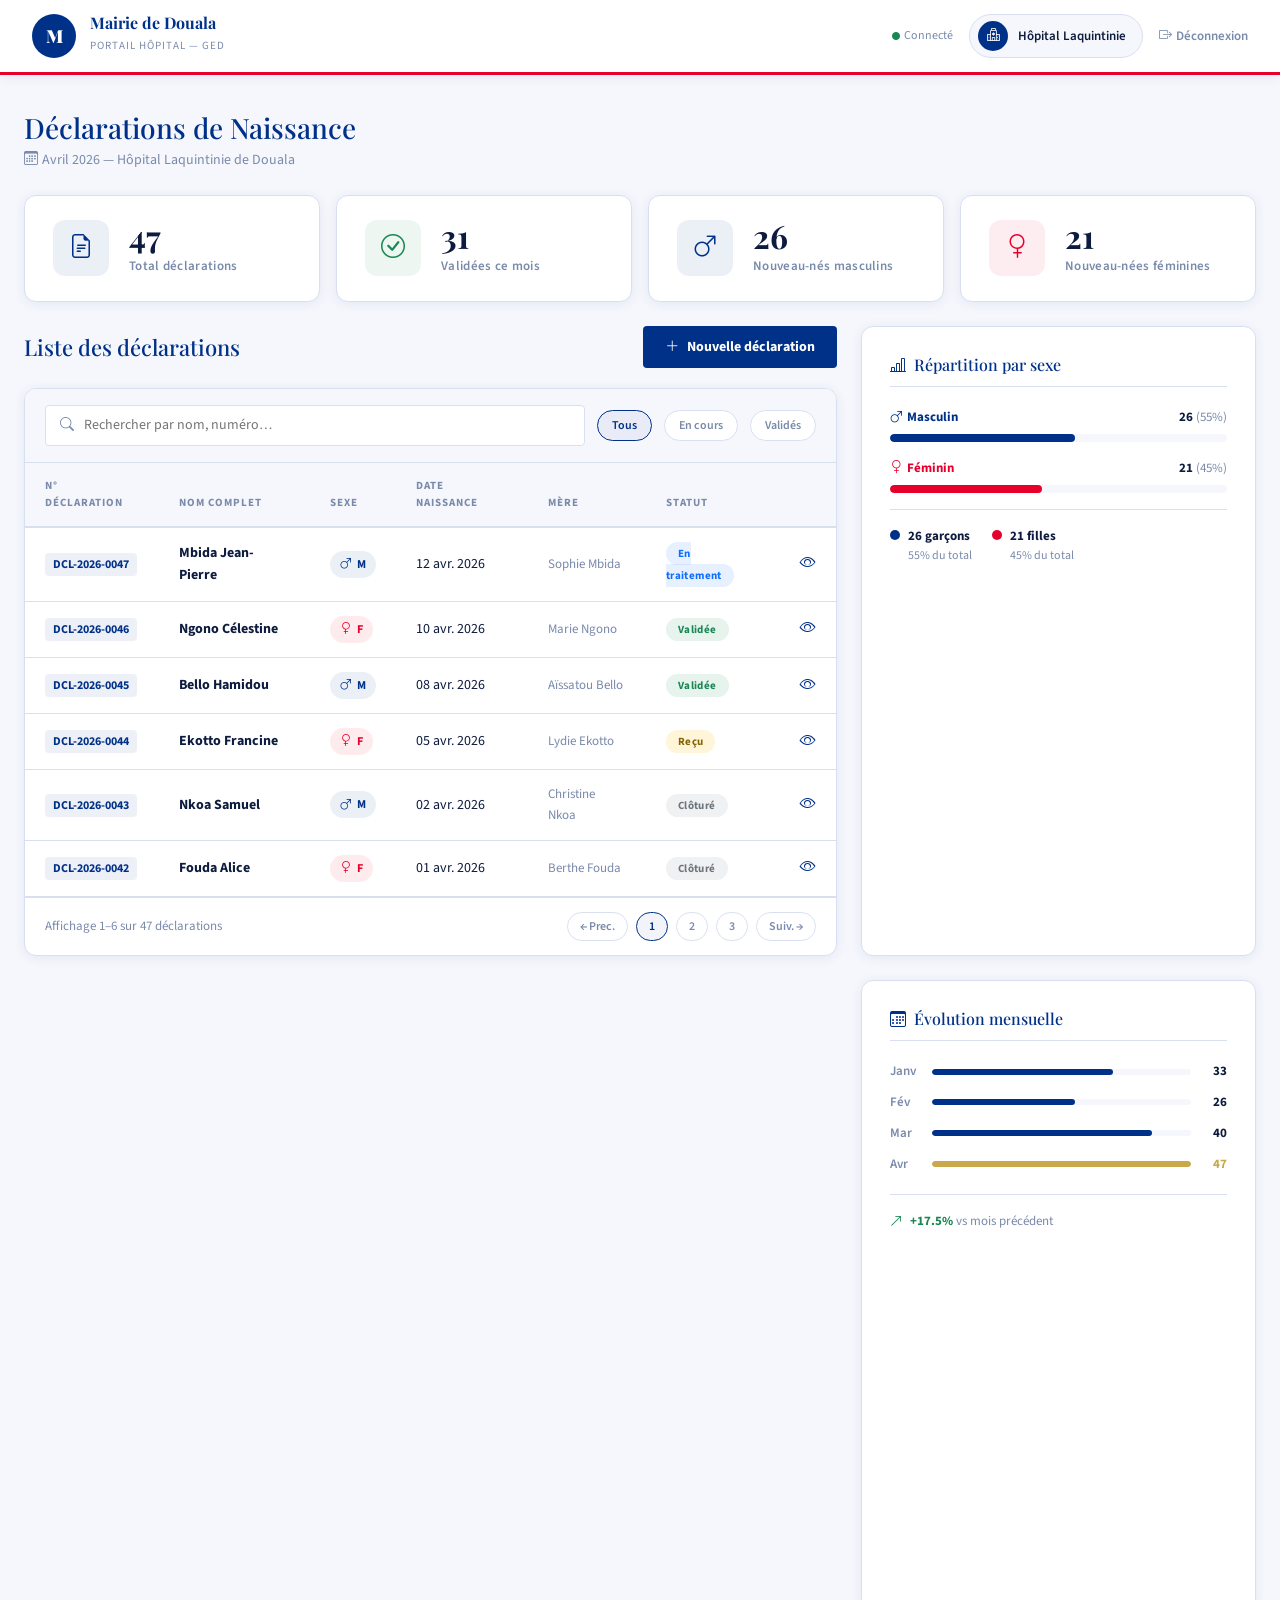
<file: site/hopital.html>
<!DOCTYPE html>
<html lang="fr">
<head>
  <meta charset="UTF-8" />
  <meta name="viewport" content="width=device-width, initial-scale=1.0" />
  <title>Portail Hôpital — Déclarations de Naissance | Mairie de Douala</title>
  <link rel="stylesheet" href="https://cdn.jsdelivr.net/npm/bootstrap@5.3.2/dist/css/bootstrap.min.css" />
  <link rel="stylesheet" href="https://cdn.jsdelivr.net/npm/bootstrap-icons@1.11.3/font/bootstrap-icons.min.css" />
  <link rel="stylesheet" href="css/style.css" />
  <style>
    body { background: var(--light-bg); }

    /* ── PORTAL HEADER ── */
    .portal-header {
      background: white;
      border-bottom: 3px solid var(--accent);
      box-shadow: var(--shadow-sm);
      padding: 0;
      position: sticky;
      top: 0;
      z-index: 100;
    }
    .portal-header-inner {
      display: flex;
      align-items: center;
      justify-content: space-between;
      padding: 14px 32px;
    }
    .portal-brand {
      display: flex;
      align-items: center;
      gap: 14px;
    }
    .portal-brand-icon {
      width: 44px; height: 44px;
      background: var(--primary);
      border-radius: 50%;
      display: flex;
      align-items: center;
      justify-content: center;
      color: white;
      font-family: 'Playfair Display', serif;
      font-size: 18px;
      font-weight: 900;
    }
    .portal-brand-text strong {
      display: block;
      font-family: 'Playfair Display', serif;
      font-size: 16px;
      color: var(--primary);
      line-height: 1.1;
    }
    .portal-brand-text small {
      font-size: 11px;
      color: var(--text-muted);
      letter-spacing: 1px;
      text-transform: uppercase;
    }
    .portal-user-pill {
      display: flex;
      align-items: center;
      gap: 10px;
      background: var(--light-bg);
      border: 1px solid var(--border);
      border-radius: 30px;
      padding: 6px 16px 6px 8px;
      font-size: 13px;
      font-weight: 600;
      color: var(--text-dark);
    }
    .portal-user-avatar {
      width: 30px; height: 30px;
      background: var(--primary);
      border-radius: 50%;
      display: flex;
      align-items: center;
      justify-content: center;
      color: white;
      font-size: 13px;
    }

    /* ── STAT CARDS ── */
    .stat-card {
      background: white;
      border: 1px solid var(--border);
      border-radius: var(--radius-lg);
      padding: 24px 28px;
      display: flex;
      align-items: center;
      gap: 20px;
      box-shadow: var(--shadow-sm);
      transition: box-shadow .2s;
    }
    .stat-card:hover { box-shadow: var(--shadow-md); }
    .stat-icon {
      width: 56px; height: 56px;
      border-radius: 12px;
      display: flex;
      align-items: center;
      justify-content: center;
      font-size: 24px;
      flex-shrink: 0;
    }
    .stat-icon.blue { background: rgba(0,49,137,0.08); color: var(--primary); }
    .stat-icon.green { background: rgba(25,135,84,0.08); color: #198754; }
    .stat-icon.rose { background: rgba(232,0,45,0.07); color: var(--accent); }
    .stat-icon.gold { background: rgba(200,168,75,0.12); color: var(--gold); }
    .stat-value { font-size: 32px; font-weight: 700; font-family: 'Playfair Display', serif; color: var(--text-dark); line-height: 1; }
    .stat-label { font-size: 13px; color: var(--text-muted); margin-top: 4px; font-weight: 600; letter-spacing: .3px; }

    /* ── SECTION HEADER ── */
    .section-header {
      display: flex;
      align-items: center;
      justify-content: space-between;
      margin-bottom: 20px;
    }
    .section-title {
      font-family: 'Playfair Display', serif;
      font-size: 22px;
      color: var(--primary);
      margin: 0;
    }
    .btn-add {
      background: var(--primary);
      color: white;
      border: none;
      padding: 10px 22px;
      border-radius: var(--radius);
      font-size: 14px;
      font-weight: 700;
      font-family: 'Source Sans 3', sans-serif;
      cursor: pointer;
      display: flex;
      align-items: center;
      gap: 8px;
      transition: all .2s;
    }
    .btn-add:hover { background: var(--primary-dark); transform: translateY(-1px); }

    /* ── TABLE ── */
    .table-card {
      background: white;
      border: 1px solid var(--border);
      border-radius: var(--radius-lg);
      overflow: hidden;
      box-shadow: var(--shadow-sm);
    }
    .table-card .table { margin: 0; }
    .table-card .table thead th {
      background: var(--light-bg);
      border-bottom: 2px solid var(--border);
      font-size: 11px;
      font-weight: 700;
      letter-spacing: 1px;
      text-transform: uppercase;
      color: var(--text-muted);
      padding: 14px 20px;
    }
    .table-card .table tbody td {
      padding: 14px 20px;
      font-size: 14px;
      color: var(--text-dark);
      vertical-align: middle;
      border-color: var(--border);
    }
    .table-card .table tbody tr:hover td { background: rgba(0,49,137,0.025); }
    .decl-num {
      font-family: 'Source Sans 3', monospace;
      font-size: 12px;
      font-weight: 700;
      color: var(--primary);
      background: rgba(0,49,137,0.07);
      padding: 3px 8px;
      border-radius: 4px;
    }
    .sex-badge {
      display: inline-flex;
      align-items: center;
      gap: 5px;
      font-size: 12px;
      font-weight: 700;
      padding: 4px 10px;
      border-radius: 20px;
    }
    .sex-badge.m { background: rgba(0,49,137,0.08); color: var(--primary); }
    .sex-badge.f { background: rgba(232,0,45,0.08); color: var(--accent); }
    .status-pill {
      font-size: 11px;
      font-weight: 700;
      padding: 4px 12px;
      border-radius: 20px;
      letter-spacing: .4px;
    }
    .status-pill.recu { background: rgba(255,193,7,0.15); color: #856404; }
    .status-pill.traitement { background: rgba(13,110,253,0.1); color: #0d6efd; }
    .status-pill.valide { background: rgba(25,135,84,0.1); color: #198754; }
    .status-pill.cloture { background: rgba(108,117,125,0.1); color: #6c757d; }

    /* ── GENDER CHART VISUAL ── */
    .gender-chart-card {
      background: white;
      border: 1px solid var(--border);
      border-radius: var(--radius-lg);
      padding: 28px;
      box-shadow: var(--shadow-sm);
      height: 100%;
    }
    .gender-chart-card h6 {
      font-family: 'Playfair Display', serif;
      font-size: 16px;
      color: var(--primary);
      margin-bottom: 20px;
      padding-bottom: 12px;
      border-bottom: 1px solid var(--border);
    }
    .gender-bar-wrap { margin-bottom: 16px; }
    .gender-bar-label {
      display: flex;
      justify-content: space-between;
      font-size: 13px;
      font-weight: 600;
      margin-bottom: 6px;
    }
    .gender-bar-track { height: 8px; background: var(--light-bg); border-radius: 10px; overflow: hidden; }
    .gender-bar-fill { height: 100%; border-radius: 10px; transition: width .8s ease; }
    .gender-bar-fill.m { background: var(--primary); }
    .gender-bar-fill.f { background: var(--accent); }
    .gender-legend {
      display: flex;
      gap: 20px;
      margin-top: 16px;
      padding-top: 16px;
      border-top: 1px solid var(--border);
    }
    .gender-dot { width: 10px; height: 10px; border-radius: 50%; flex-shrink: 0; margin-top: 4px; }

    /* ── MODAL ── */
    .modal-header-custom {
      background: linear-gradient(135deg, var(--primary-dark), var(--primary));
      color: white;
      padding: 24px 32px;
      border: none;
    }
    .modal-header-custom .btn-close { filter: invert(1); opacity: .8; }
    .modal-header-custom h5 { font-family: 'Playfair Display', serif; font-size: 22px; margin: 0; }
    .modal-header-custom small { opacity: .65; font-size: 13px; }
    .modal-body-custom { padding: 32px; }
    .modal-footer-custom {
      padding: 20px 32px;
      background: var(--light-bg);
      border-top: 1px solid var(--border);
      display: flex;
      justify-content: flex-end;
      gap: 12px;
    }
    .form-group-custom { margin-bottom: 20px; }
    .form-label-custom {
      display: block;
      font-size: 12px;
      font-weight: 700;
      letter-spacing: .8px;
      text-transform: uppercase;
      color: var(--text-muted);
      margin-bottom: 6px;
    }
    .form-control-custom {
      width: 100%;
      border: 1.5px solid var(--border);
      border-radius: var(--radius);
      padding: 10px 14px;
      font-size: 14px;
      font-family: 'Source Sans 3', sans-serif;
      color: var(--text-dark);
      background: white;
      transition: border-color .2s, box-shadow .2s;
      outline: none;
    }
    .form-control-custom:focus {
      border-color: var(--primary);
      box-shadow: 0 0 0 3px rgba(0,49,137,0.1);
    }
    select.form-control-custom { appearance: none; background-image: url("data:image/svg+xml,%3Csvg xmlns='http://www.w3.org/2000/svg' width='12' height='8' viewBox='0 0 12 8'%3E%3Cpath fill='%237a8aab' d='M1 1l5 5 5-5'/%3E%3C/svg%3E"); background-repeat: no-repeat; background-position: right 14px center; padding-right: 36px; }

    /* Elegant file input */
    .file-input-wrap {
      border: 1.5px dashed var(--border);
      border-radius: var(--radius);
      padding: 18px 20px;
      display: flex;
      align-items: center;
      gap: 14px;
      cursor: pointer;
      transition: border-color .2s, background .2s;
      position: relative;
    }
    .file-input-wrap:hover { border-color: var(--primary); background: rgba(0,49,137,0.02); }
    .file-input-wrap input[type="file"] {
      position: absolute;
      inset: 0;
      opacity: 0;
      cursor: pointer;
      width: 100%;
      height: 100%;
    }
    .file-icon {
      width: 40px; height: 40px;
      background: rgba(0,49,137,0.07);
      border-radius: 8px;
      display: flex;
      align-items: center;
      justify-content: center;
      color: var(--primary);
      font-size: 18px;
      flex-shrink: 0;
    }
    .file-text strong { display: block; font-size: 13px; font-weight: 700; color: var(--text-dark); }
    .file-text span { font-size: 12px; color: var(--text-muted); }
    .file-btn {
      margin-left: auto;
      background: transparent;
      border: 1.5px solid var(--border);
      color: var(--text-mid);
      padding: 6px 14px;
      border-radius: var(--radius);
      font-size: 12px;
      font-weight: 700;
      font-family: 'Source Sans 3', sans-serif;
      cursor: pointer;
      transition: all .2s;
      pointer-events: none;
    }

    .form-section-divider {
      font-size: 11px;
      font-weight: 700;
      letter-spacing: 1.2px;
      text-transform: uppercase;
      color: var(--text-muted);
      display: flex;
      align-items: center;
      gap: 12px;
      margin: 24px 0 20px;
    }
    .form-section-divider::before, .form-section-divider::after {
      content: '';
      flex: 1;
      height: 1px;
      background: var(--border);
    }

    .btn-submit {
      background: var(--primary);
      color: white;
      border: none;
      padding: 12px 32px;
      border-radius: var(--radius);
      font-size: 15px;
      font-weight: 700;
      font-family: 'Source Sans 3', sans-serif;
      cursor: pointer;
      transition: all .2s;
    }
    .btn-submit:hover { background: var(--primary-dark); }
    .btn-cancel {
      background: white;
      color: var(--text-mid);
      border: 1.5px solid var(--border);
      padding: 12px 24px;
      border-radius: var(--radius);
      font-size: 15px;
      font-weight: 600;
      font-family: 'Source Sans 3', sans-serif;
      cursor: pointer;
      transition: all .2s;
    }
    .btn-cancel:hover { border-color: var(--text-mid); }

    .search-bar {
      display: flex;
      align-items: center;
      gap: 10px;
      background: white;
      border: 1.5px solid var(--border);
      border-radius: var(--radius);
      padding: 8px 14px;
      font-size: 14px;
      transition: border-color .2s;
    }
    .search-bar:focus-within { border-color: var(--primary); }
    .search-bar i { color: var(--text-muted); }
    .search-bar input { border: none; outline: none; flex: 1; font-family: 'Source Sans 3', sans-serif; font-size: 14px; }

    .table-toolbar {
      display: flex;
      align-items: center;
      gap: 12px;
      padding: 16px 20px;
      background: var(--light-bg);
      border-bottom: 1px solid var(--border);
    }
    .filter-pill {
      background: white;
      border: 1.5px solid var(--border);
      color: var(--text-muted);
      padding: 5px 14px;
      border-radius: 20px;
      font-size: 12px;
      font-weight: 600;
      cursor: pointer;
      transition: all .2s;
    }
    .filter-pill:hover, .filter-pill.active { border-color: var(--primary); color: var(--primary); background: rgba(0,49,137,0.05); }
  </style>
</head>
<body>

<!-- PORTAL HEADER -->
<header class="portal-header">
  <div class="portal-header-inner">
    <div class="portal-brand">
      <div class="portal-brand-icon">M</div>
      <div class="portal-brand-text">
        <strong>Mairie de Douala</strong>
        <small>Portail Hôpital — GED</small>
      </div>
    </div>
    <div class="d-flex align-items-center gap-3">
      <span style="font-size:12px;color:var(--text-muted)"><i class="bi bi-circle-fill me-1" style="color:#198754;font-size:8px"></i>Connecté</span>
      <div class="portal-user-pill">
        <div class="portal-user-avatar"><i class="bi bi-hospital"></i></div>
        Hôpital Laquintinie
      </div>
      <a href="login.html" style="font-size:13px;color:var(--text-muted);font-weight:600"><i class="bi bi-box-arrow-right me-1"></i>Déconnexion</a>
    </div>
  </div>
</header>

<!-- MAIN CONTENT -->
<div class="container-fluid" style="max-width:1280px;padding:36px 24px">

  <!-- PAGE TITLE -->
  <div class="mb-4 fade-up visible">
    <h1 style="font-family:'Playfair Display',serif;font-size:28px;color:var(--primary);margin-bottom:4px">Déclarations de Naissance</h1>
    <p style="color:var(--text-muted);font-size:14px"><i class="bi bi-calendar3 me-1"></i>Avril 2026 — Hôpital Laquintinie de Douala</p>
  </div>

  <!-- STATS ROW -->
  <div class="row g-3 mb-4 fade-up visible">
    <div class="col-sm-6 col-lg-3">
      <div class="stat-card">
        <div class="stat-icon blue"><i class="bi bi-file-earmark-text"></i></div>
        <div>
          <div class="stat-value">47</div>
          <div class="stat-label">Total déclarations</div>
        </div>
      </div>
    </div>
    <div class="col-sm-6 col-lg-3">
      <div class="stat-card">
        <div class="stat-icon green"><i class="bi bi-check-circle"></i></div>
        <div>
          <div class="stat-value">31</div>
          <div class="stat-label">Validées ce mois</div>
        </div>
      </div>
    </div>
    <div class="col-sm-6 col-lg-3">
      <div class="stat-card">
        <div class="stat-icon blue"><i class="bi bi-gender-male"></i></div>
        <div>
          <div class="stat-value">26</div>
          <div class="stat-label">Nouveau-nés masculins</div>
        </div>
      </div>
    </div>
    <div class="col-sm-6 col-lg-3">
      <div class="stat-card">
        <div class="stat-icon rose"><i class="bi bi-gender-female"></i></div>
        <div>
          <div class="stat-value">21</div>
          <div class="stat-label">Nouveau-nées féminines</div>
        </div>
      </div>
    </div>
  </div>

  <!-- TABLE + CHART ROW -->
  <div class="row g-4">
    <!-- TABLE -->
    <div class="col-lg-8">
      <div class="fade-up visible">
        <div class="section-header">
          <h2 class="section-title">Liste des déclarations</h2>
          <button class="btn-add" data-bs-toggle="modal" data-bs-target="#modalDeclaration">
            <i class="bi bi-plus-lg"></i> Nouvelle déclaration
          </button>
        </div>

        <div class="table-card">
          <div class="table-toolbar">
            <div class="search-bar" style="flex:1">
              <i class="bi bi-search"></i>
              <input type="text" placeholder="Rechercher par nom, numéro…" />
            </div>
            <button class="filter-pill active">Tous</button>
            <button class="filter-pill">En cours</button>
            <button class="filter-pill">Validés</button>
          </div>
          <div class="table-responsive">
            <table class="table table-hover">
              <thead>
                <tr>
                  <th>N° Déclaration</th>
                  <th>Nom complet</th>
                  <th>Sexe</th>
                  <th>Date naissance</th>
                  <th>Mère</th>
                  <th>Statut</th>
                  <th></th>
                </tr>
              </thead>
              <tbody>
                <tr>
                  <td><span class="decl-num">DCL-2026-0047</span></td>
                  <td><strong>Mbida Jean-Pierre</strong></td>
                  <td><span class="sex-badge m"><i class="bi bi-gender-male"></i> M</span></td>
                  <td>12 avr. 2026</td>
                  <td style="color:var(--text-muted);font-size:13px">Sophie Mbida</td>
                  <td><span class="status-pill traitement">En traitement</span></td>
                  <td><button style="background:none;border:none;color:var(--primary);font-size:16px;cursor:pointer"><i class="bi bi-eye"></i></button></td>
                </tr>
                <tr>
                  <td><span class="decl-num">DCL-2026-0046</span></td>
                  <td><strong>Ngono Célestine</strong></td>
                  <td><span class="sex-badge f"><i class="bi bi-gender-female"></i> F</span></td>
                  <td>10 avr. 2026</td>
                  <td style="color:var(--text-muted);font-size:13px">Marie Ngono</td>
                  <td><span class="status-pill valide">Validée</span></td>
                  <td><button style="background:none;border:none;color:var(--primary);font-size:16px;cursor:pointer"><i class="bi bi-eye"></i></button></td>
                </tr>
                <tr>
                  <td><span class="decl-num">DCL-2026-0045</span></td>
                  <td><strong>Bello Hamidou</strong></td>
                  <td><span class="sex-badge m"><i class="bi bi-gender-male"></i> M</span></td>
                  <td>08 avr. 2026</td>
                  <td style="color:var(--text-muted);font-size:13px">Aïssatou Bello</td>
                  <td><span class="status-pill valide">Validée</span></td>
                  <td><button style="background:none;border:none;color:var(--primary);font-size:16px;cursor:pointer"><i class="bi bi-eye"></i></button></td>
                </tr>
                <tr>
                  <td><span class="decl-num">DCL-2026-0044</span></td>
                  <td><strong>Ekotto Francine</strong></td>
                  <td><span class="sex-badge f"><i class="bi bi-gender-female"></i> F</span></td>
                  <td>05 avr. 2026</td>
                  <td style="color:var(--text-muted);font-size:13px">Lydie Ekotto</td>
                  <td><span class="status-pill recu">Reçu</span></td>
                  <td><button style="background:none;border:none;color:var(--primary);font-size:16px;cursor:pointer"><i class="bi bi-eye"></i></button></td>
                </tr>
                <tr>
                  <td><span class="decl-num">DCL-2026-0043</span></td>
                  <td><strong>Nkoa Samuel</strong></td>
                  <td><span class="sex-badge m"><i class="bi bi-gender-male"></i> M</span></td>
                  <td>02 avr. 2026</td>
                  <td style="color:var(--text-muted);font-size:13px">Christine Nkoa</td>
                  <td><span class="status-pill cloture">Clôturé</span></td>
                  <td><button style="background:none;border:none;color:var(--primary);font-size:16px;cursor:pointer"><i class="bi bi-eye"></i></button></td>
                </tr>
                <tr>
                  <td><span class="decl-num">DCL-2026-0042</span></td>
                  <td><strong>Fouda Alice</strong></td>
                  <td><span class="sex-badge f"><i class="bi bi-gender-female"></i> F</span></td>
                  <td>01 avr. 2026</td>
                  <td style="color:var(--text-muted);font-size:13px">Berthe Fouda</td>
                  <td><span class="status-pill cloture">Clôturé</span></td>
                  <td><button style="background:none;border:none;color:var(--primary);font-size:16px;cursor:pointer"><i class="bi bi-eye"></i></button></td>
                </tr>
              </tbody>
            </table>
          </div>
          <div style="padding:14px 20px;border-top:1px solid var(--border);display:flex;justify-content:space-between;align-items:center;font-size:13px;color:var(--text-muted)">
            <span>Affichage 1–6 sur 47 déclarations</span>
            <div class="d-flex gap-2">
              <button class="filter-pill" style="padding:4px 12px">← Prec.</button>
              <button class="filter-pill active" style="padding:4px 12px">1</button>
              <button class="filter-pill" style="padding:4px 12px">2</button>
              <button class="filter-pill" style="padding:4px 12px">3</button>
              <button class="filter-pill" style="padding:4px 12px">Suiv. →</button>
            </div>
          </div>
        </div>
      </div>
    </div>

    <!-- SIDE PANEL -->
    <div class="col-lg-4">
      <!-- GENDER CHART -->
      <div class="gender-chart-card mb-4 fade-up visible">
        <h6><i class="bi bi-bar-chart-line me-2" style="color:var(--primary)"></i>Répartition par sexe</h6>
        <div class="gender-bar-wrap">
          <div class="gender-bar-label">
            <span style="color:var(--primary);font-weight:700"><i class="bi bi-gender-male me-1"></i>Masculin</span>
            <span style="color:var(--text-dark);font-weight:700">26 <span style="color:var(--text-muted);font-weight:400">(55%)</span></span>
          </div>
          <div class="gender-bar-track">
            <div class="gender-bar-fill m" style="width:55%"></div>
          </div>
        </div>
        <div class="gender-bar-wrap">
          <div class="gender-bar-label">
            <span style="color:var(--accent);font-weight:700"><i class="bi bi-gender-female me-1"></i>Féminin</span>
            <span style="color:var(--text-dark);font-weight:700">21 <span style="color:var(--text-muted);font-weight:400">(45%)</span></span>
          </div>
          <div class="gender-bar-track">
            <div class="gender-bar-fill f" style="width:45%"></div>
          </div>
        </div>
        <div class="gender-legend">
          <div class="d-flex align-items-start gap-2">
            <div class="gender-dot" style="background:var(--primary)"></div>
            <div>
              <div style="font-size:13px;font-weight:700;color:var(--text-dark)">26 garçons</div>
              <div style="font-size:12px;color:var(--text-muted)">55% du total</div>
            </div>
          </div>
          <div class="d-flex align-items-start gap-2">
            <div class="gender-dot" style="background:var(--accent)"></div>
            <div>
              <div style="font-size:13px;font-weight:700;color:var(--text-dark)">21 filles</div>
              <div style="font-size:12px;color:var(--text-muted)">45% du total</div>
            </div>
          </div>
        </div>
      </div>

      <!-- MONTHLY PROGRESS -->
      <div class="gender-chart-card fade-up visible">
        <h6><i class="bi bi-calendar3 me-2" style="color:var(--primary)"></i>Évolution mensuelle</h6>
        <div style="display:flex;flex-direction:column;gap:10px">
          <div style="display:flex;align-items:center;gap:12px;font-size:13px">
            <span style="width:30px;color:var(--text-muted);font-weight:600">Janv</span>
            <div style="flex:1;height:6px;background:var(--light-bg);border-radius:10px;overflow:hidden"><div style="width:70%;height:100%;background:var(--primary);border-radius:10px"></div></div>
            <span style="width:24px;text-align:right;font-weight:700;color:var(--text-dark)">33</span>
          </div>
          <div style="display:flex;align-items:center;gap:12px;font-size:13px">
            <span style="width:30px;color:var(--text-muted);font-weight:600">Fév</span>
            <div style="flex:1;height:6px;background:var(--light-bg);border-radius:10px;overflow:hidden"><div style="width:55%;height:100%;background:var(--primary);border-radius:10px"></div></div>
            <span style="width:24px;text-align:right;font-weight:700;color:var(--text-dark)">26</span>
          </div>
          <div style="display:flex;align-items:center;gap:12px;font-size:13px">
            <span style="width:30px;color:var(--text-muted);font-weight:600">Mar</span>
            <div style="flex:1;height:6px;background:var(--light-bg);border-radius:10px;overflow:hidden"><div style="width:85%;height:100%;background:var(--primary);border-radius:10px"></div></div>
            <span style="width:24px;text-align:right;font-weight:700;color:var(--text-dark)">40</span>
          </div>
          <div style="display:flex;align-items:center;gap:12px;font-size:13px">
            <span style="width:30px;color:var(--text-muted);font-weight:600">Avr</span>
            <div style="flex:1;height:6px;background:var(--light-bg);border-radius:10px;overflow:hidden"><div style="width:100%;height:100%;background:var(--gold);border-radius:10px"></div></div>
            <span style="width:24px;text-align:right;font-weight:700;color:var(--gold)">47</span>
          </div>
        </div>
        <div style="margin-top:20px;padding-top:16px;border-top:1px solid var(--border);font-size:13px;color:var(--text-muted)">
          <i class="bi bi-arrow-up-right me-1" style="color:#198754"></i>
          <span style="color:#198754;font-weight:700">+17.5%</span> vs mois précédent
        </div>
      </div>
    </div>
  </div>
</div>

<!-- MODAL — NOUVELLE DÉCLARATION -->
<div class="modal fade" id="modalDeclaration" tabindex="-1">
  <div class="modal-dialog modal-xl modal-dialog-centered modal-dialog-scrollable">
    <div class="modal-content" style="border:none;border-radius:var(--radius-lg);overflow:hidden;box-shadow:var(--shadow-lg)">
      <div class="modal-header-custom">
        <div>
          <h5><i class="bi bi-file-earmark-plus me-2"></i>Nouvelle Déclaration de Naissance</h5>
          <small>Hôpital Laquintinie de Douala — Remplissez tous les champs obligatoires</small>
        </div>
        <button type="button" class="btn-close btn-close-white ms-auto" data-bs-dismiss="modal"></button>
      </div>

      <div class="modal-body-custom">
        <form>
          <!-- ENFANT -->
          <div class="form-section-divider">Informations sur l'enfant</div>
          <div class="row g-3">
            <div class="col-md-6">
              <div class="form-group-custom">
                <label class="form-label-custom">Nom complet de l'enfant <span style="color:var(--accent)">*</span></label>
                <input type="text" class="form-control-custom" placeholder="Ex: Jean-Pierre Mbida" />
              </div>
            </div>
            <div class="col-md-3">
              <div class="form-group-custom">
                <label class="form-label-custom">Sexe <span style="color:var(--accent)">*</span></label>
                <select class="form-control-custom">
                  <option value="">— Sélectionner —</option>
                  <option>Masculin</option>
                  <option>Féminin</option>
                </select>
              </div>
            </div>
            <div class="col-md-3">
              <div class="form-group-custom">
                <label class="form-label-custom">Date de naissance <span style="color:var(--accent)">*</span></label>
                <input type="date" class="form-control-custom" />
              </div>
            </div>
            <div class="col-md-3">
              <div class="form-group-custom">
                <label class="form-label-custom">Heure de naissance <span style="color:var(--accent)">*</span></label>
                <input type="time" class="form-control-custom" />
              </div>
            </div>
            <div class="col-md-9">
              <div class="form-group-custom">
                <label class="form-label-custom">Lieu de naissance (salle / service) <span style="color:var(--accent)">*</span></label>
                <input type="text" class="form-control-custom" placeholder="Ex: Salle de maternité — Bloc B" />
              </div>
            </div>
          </div>

          <!-- MÈRE -->
          <div class="form-section-divider">Informations sur la mère</div>
          <div class="row g-3">
            <div class="col-md-4">
              <div class="form-group-custom">
                <label class="form-label-custom">Nom de famille <span style="color:var(--accent)">*</span></label>
                <input type="text" class="form-control-custom" placeholder="Nom" />
              </div>
            </div>
            <div class="col-md-4">
              <div class="form-group-custom">
                <label class="form-label-custom">Prénom(s) <span style="color:var(--accent)">*</span></label>
                <input type="text" class="form-control-custom" placeholder="Prénom(s)" />
              </div>
            </div>
            <div class="col-md-4">
              <div class="form-group-custom">
                <label class="form-label-custom">Téléphone <span style="color:var(--accent)">*</span></label>
                <input type="tel" class="form-control-custom" placeholder="+237 6XX XXX XXX" />
              </div>
            </div>
            <div class="col-md-6">
              <div class="form-group-custom">
                <label class="form-label-custom">Adresse email</label>
                <input type="email" class="form-control-custom" placeholder="exemple@email.com" />
              </div>
            </div>
            <div class="col-md-6">
              <div class="form-group-custom">
                <label class="form-label-custom">Localisation / Quartier de résidence <span style="color:var(--accent)">*</span></label>
                <input type="text" class="form-control-custom" placeholder="Ex: Akwa, Douala" />
              </div>
            </div>
          </div>

          <!-- PIÈCE JOINTE -->
          <div class="form-section-divider">Pièce d'identité de la mère</div>
          <div class="form-group-custom">
            <label class="form-label-custom">CNI / Carte nationale d'identité <span style="color:var(--accent)">*</span></label>
            <div class="file-input-wrap">
              <input type="file" accept="image/*,.pdf" id="cniFile" />
              <div class="file-icon"><i class="bi bi-person-vcard"></i></div>
              <div class="file-text">
                <strong>Joindre la CNI</strong>
                <span>PDF, JPG ou PNG — max 5 Mo</span>
              </div>
              <span class="file-btn"><i class="bi bi-upload me-1"></i>Parcourir</span>
            </div>
          </div>

          <div style="background:rgba(0,49,137,0.04);border-left:3px solid var(--primary);border-radius:0 4px 4px 0;padding:12px 16px;font-size:13px;color:var(--text-mid)">
            <i class="bi bi-info-circle me-1" style="color:var(--primary)"></i>
            Un numéro de déclaration unique sera généré automatiquement. La mairie recevra une notification et un accusé de réception sera envoyé à la mère.
          </div>
        </form>
      </div>

      <div class="modal-footer-custom">
        <button class="btn-cancel" data-bs-dismiss="modal">Annuler</button>
        <button class="btn-submit"><i class="bi bi-send me-2"></i>Soumettre la déclaration</button>
      </div>
    </div>
  </div>
</div>

<script src="https://cdn.jsdelivr.net/npm/bootstrap@5.3.2/dist/js/bootstrap.bundle.min.js"></script>
<script>
  // Elegant file input label update
  document.getElementById('cniFile').addEventListener('change', function() {
    const wrap = this.closest('.file-input-wrap');
    const btn = wrap.querySelector('.file-btn');
    const text = wrap.querySelector('.file-text strong');
    if (this.files && this.files[0]) {
      text.textContent = this.files[0].name;
      btn.innerHTML = '<i class="bi bi-check-circle me-1" style="color:#198754"></i>Chargé';
      wrap.style.borderColor = '#198754';
    }
  });
  // Filter pills
  document.querySelectorAll('.filter-pill').forEach(btn => {
    btn.addEventListener('click', function() {
      this.closest('.table-toolbar, .d-flex')?.querySelectorAll('.filter-pill').forEach(b => b.classList.remove('active'));
      this.classList.add('active');
    });
  });
</script>
</body>
</html>
</file>
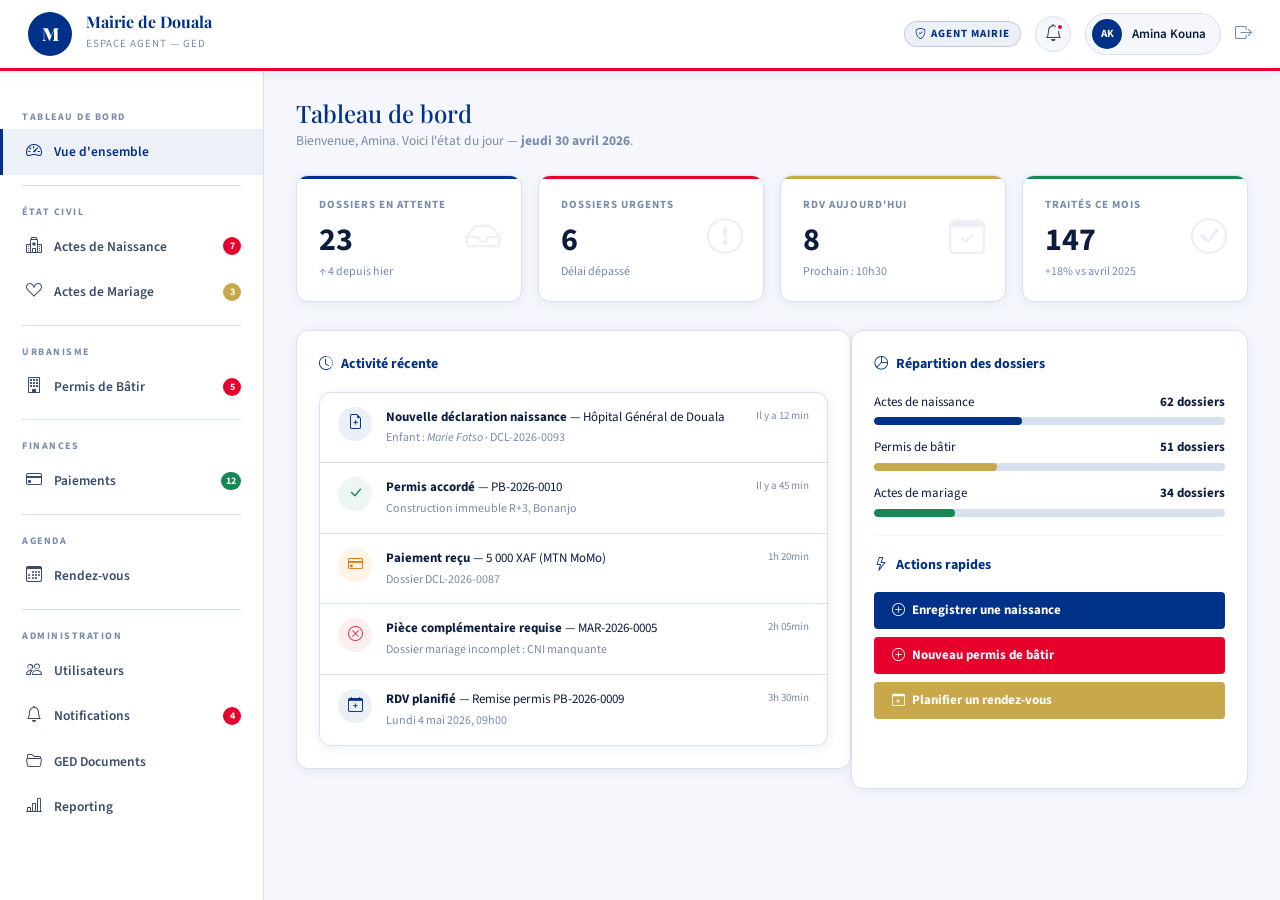
<file: site/portail-agent.html>
<!DOCTYPE html>
<html lang="fr">
<head>
  <meta charset="UTF-8" />
  <meta name="viewport" content="width=device-width, initial-scale=1.0" />
  <title>Espace Agent | Mairie de Douala — GED</title>
  <link rel="stylesheet" href="https://cdn.jsdelivr.net/npm/bootstrap@5.3.2/dist/css/bootstrap.min.css" />
  <link rel="stylesheet" href="https://cdn.jsdelivr.net/npm/bootstrap-icons@1.11.3/font/bootstrap-icons.min.css" />
  <link rel="preconnect" href="https://fonts.googleapis.com" />
  <link href="https://fonts.googleapis.com/css2?family=Playfair+Display:wght@400;700;900&family=Source+Sans+3:wght@300;400;600;700&display=swap" rel="stylesheet" />
  <style>/* ── DESIGN TOKENS (identical to style.css) ── */
    .portail-agent{
      --primary:       #003189;
      --primary-dark:  #001f5e;
      --primary-light: #1a4db5;
      --accent:        #e8002d;
      --accent-soft:   #ff3355;
      --gold:          #c8a84b;
      --light-bg:      #f5f7fc;
      --white:         #ffffff;
      --text-dark:     #0d1b3e;
      --text-mid:      #3a4a6b;
      --text-muted:    #7a8aab;
      --border:        #d8e0f0;
      --shadow-sm:     0 2px 12px rgba(0,49,137,0.08);
      --shadow-md:     0 8px 32px rgba(0,49,137,0.13);
      --shadow-lg:     0 20px 60px rgba(0,49,137,0.18);
      --radius:        4px;
      --radius-lg:     12px;
    }
.portail-agent *, .portail-agent *::before, .portail-agent *::after{ box-sizing: border-box; margin: 0; padding: 0; }
.portail-agent{ font-family: 'Source Sans 3', sans-serif; color: var(--text-dark); background: var(--light-bg); font-size: 15px; line-height: 1.6; }
.portail-agent h1, .portail-agent h2, .portail-agent h3, .portail-agent h4, .portail-agent h5, .portail-agent h6{ font-family: 'Playfair Display', serif; line-height: 1.2; }
.portail-agent a{ color: inherit; text-decoration: none; }
/* ── PORTAL HEADER ── */
    .portail-agent .portal-header{
      background: white;
      border-bottom: 3px solid var(--accent);
      box-shadow: var(--shadow-sm);
      position: sticky; top: 0; z-index: 300;
    }
.portail-agent .portal-header-inner{
      display: flex; align-items: center; justify-content: space-between;
      padding: 12px 28px;
    }
.portail-agent .portal-brand{ display: flex; align-items: center; gap: 14px; }
.portail-agent .portal-brand-icon{
      width: 44px; height: 44px; background: var(--primary); border-radius: 50%;
      display: flex; align-items: center; justify-content: center;
      color: white; font-family: 'Playfair Display', serif; font-size: 18px; font-weight: 900;
    }
.portail-agent .portal-brand-text strong{ display: block; font-family: 'Playfair Display', serif; font-size: 16px; color: var(--primary); line-height: 1.1; }
.portail-agent .portal-brand-text small{ font-size: 11px; color: var(--text-muted); letter-spacing: 1px; text-transform: uppercase; }
/* Agent role badge */
    .portail-agent .agent-role-badge{
      background: rgba(0,49,137,0.08); border: 1px solid rgba(0,49,137,0.18);
      color: var(--primary); font-size: 11px; font-weight: 700; letter-spacing: 1px;
      text-transform: uppercase; padding: 3px 10px; border-radius: 20px;
    }
.portail-agent .portal-user-pill{
      display: flex; align-items: center; gap: 10px;
      background: var(--light-bg); border: 1px solid var(--border);
      border-radius: 30px; padding: 5px 14px 5px 6px;
      font-size: 13px; font-weight: 600; color: var(--text-dark);
    }
.portail-agent .portal-user-avatar{
      width: 30px; height: 30px; background: var(--primary); border-radius: 50%;
      display: flex; align-items: center; justify-content: center;
      color: white; font-size: 11px; font-weight: 700;
    }
.portail-agent .header-actions{ display: flex; align-items: center; gap: 14px; }
.portail-agent .header-notif-btn{
      position: relative; width: 36px; height: 36px;
      background: var(--light-bg); border: 1px solid var(--border);
      border-radius: 50%; display: flex; align-items: center; justify-content: center;
      color: var(--text-mid); font-size: 17px; cursor: pointer; transition: all .18s;
    }
.portail-agent .header-notif-btn:hover{ background: var(--primary); color: white; border-color: var(--primary); }
.portail-agent .notif-dot{
      position: absolute; top: 6px; right: 6px; width: 8px; height: 8px;
      background: var(--accent); border-radius: 50%; border: 2px solid white;
    }
/* ── LAYOUT ── */
    .portail-agent .portal-layout{ display: flex; min-height: calc(100vh - 71px); }
/* ── SIDEBAR ── */
    .portail-agent .sidebar{
      width: 264px; flex-shrink: 0; background: white;
      border-right: 1px solid var(--border); padding: 20px 0;
      position: sticky; top: 71px; height: calc(100vh - 71px); overflow-y: auto;
    }
.portail-agent .sidebar-section-label{
      font-size: 10px; font-weight: 700; letter-spacing: 1.5px;
      text-transform: uppercase; color: var(--text-muted);
      padding: 0 22px; margin: 18px 0 4px;
    }
.portail-agent .sidebar-item{
      display: flex; align-items: center; gap: 11px;
      padding: 10px 22px; font-size: 13.5px; font-weight: 600;
      color: var(--text-mid); cursor: pointer; transition: all .16s;
      border-left: 3px solid transparent; text-decoration: none;
    }
.portail-agent .sidebar-item:hover{ color: var(--primary); background: rgba(0,49,137,0.04); }
.portail-agent .sidebar-item.active{ color: var(--primary); background: rgba(0,49,137,0.07); border-left-color: var(--primary); }
.portail-agent .sidebar-item i{ font-size: 16px; width: 18px; text-align: center; flex-shrink: 0; }
.portail-agent .sidebar-badge{
      margin-left: auto; background: var(--accent); color: white;
      font-size: 10px; font-weight: 700; min-width: 18px; height: 18px;
      border-radius: 10px; display: inline-flex; align-items: center; justify-content: center; padding: 0 5px;
    }
.portail-agent .sidebar-badge.green{ background: #198754; }
.portail-agent .sidebar-badge.gold{ background: var(--gold); }
.portail-agent .sidebar-divider{ height: 1px; background: var(--border); margin: 10px 22px; }
/* ── MAIN CONTENT ── */
    .portail-agent .portal-main{ flex: 1; padding: 28px 32px; min-width: 0; }
/* ── PANELS ── */
    .portail-agent .portal-panel{ display: none; }
.portail-agent .portal-panel.active{ display: block; }
.portail-agent .panel-header{ margin-bottom: 24px; }
.portail-agent .panel-title{ font-family: 'Playfair Display', serif; font-size: 24px; color: var(--primary); margin-bottom: 2px; }
.portail-agent .panel-subtitle{ color: var(--text-muted); font-size: 13.5px; }
/* ── KPI CARDS ── */
    .portail-agent .kpi-grid{ display: grid; grid-template-columns: repeat(4, 1fr); gap: 16px; margin-bottom: 28px; }
.portail-agent .kpi-card{
      background: white; border: 1px solid var(--border); border-radius: var(--radius-lg);
      padding: 20px 22px; box-shadow: var(--shadow-sm); position: relative; overflow: hidden;
    }
.portail-agent .kpi-card::before{ content: ''; position: absolute; top: 0; left: 0; right: 0; height: 3px; background: var(--primary); }
.portail-agent .kpi-card.accent::before{ background: var(--accent); }
.portail-agent .kpi-card.gold::before{ background: var(--gold); }
.portail-agent .kpi-card.green::before{ background: #198754; }
.portail-agent .kpi-label{ font-size: 11px; font-weight: 700; letter-spacing: 1px; text-transform: uppercase; color: var(--text-muted); margin-bottom: 10px; }
.portail-agent .kpi-value{ font-size: 32px; font-weight: 700; color: var(--text-dark); line-height: 1; margin-bottom: 6px; font-family: 'Source Sans 3', sans-serif; }
.portail-agent .kpi-sub{ font-size: 12px; color: var(--text-muted); }
.portail-agent .kpi-icon{ position: absolute; right: 20px; top: 50%; transform: translateY(-50%); font-size: 36px; opacity: .07; color: var(--primary); }
/* ── TOOLBAR ── */
    .portail-agent .table-toolbar{
      display: flex; align-items: center; justify-content: space-between; gap: 12px;
      margin-bottom: 16px; flex-wrap: wrap;
    }
.portail-agent .search-input-wrap{ position: relative; flex: 1; max-width: 320px; }
.portail-agent .search-input-wrap i{ position: absolute; left: 12px; top: 50%; transform: translateY(-50%); color: var(--text-muted); font-size: 14px; }
.portail-agent .search-input-wrap input{
      width: 100%; border: 1.5px solid var(--border); border-radius: var(--radius);
      padding: 8px 12px 8px 34px; font-size: 13px; font-family: 'Source Sans 3', sans-serif;
      color: var(--text-dark); outline: none; transition: border-color .2s;
    }
.portail-agent .search-input-wrap input:focus{ border-color: var(--primary); box-shadow: 0 0 0 3px rgba(0,49,137,0.08); }
.portail-agent .filter-select{
      border: 1.5px solid var(--border); border-radius: var(--radius);
      padding: 8px 30px 8px 12px; font-size: 13px; font-family: 'Source Sans 3', sans-serif;
      color: var(--text-dark); outline: none; background: white; cursor: pointer;
      appearance: none;
      background-image: url("data:image/svg+xml,%3Csvg xmlns='http://www.w3.org/2000/svg' width='12' height='8'%3E%3Cpath fill='%237a8aab' d='M1 1l5 5 5-5'/%3E%3C/svg%3E");
      background-repeat: no-repeat; background-position: right 10px center;
    }
.portail-agent .btn-add{
      background: var(--primary); color: white; border: none;
      padding: 8px 18px; border-radius: var(--radius); font-size: 13px;
      font-weight: 700; font-family: 'Source Sans 3', sans-serif;
      cursor: pointer; display: inline-flex; align-items: center; gap: 7px; transition: all .18s;
    }
.portail-agent .btn-add:hover{ background: var(--primary-dark); transform: translateY(-1px); }
.portail-agent .btn-add.accent{ background: var(--accent); }
.portail-agent .btn-add.accent:hover{ background: #c0001f; }
/* ── DATA TABLE ── */
    .portail-agent .data-table-wrap{
      background: white; border: 1px solid var(--border); border-radius: var(--radius-lg);
      box-shadow: var(--shadow-sm); overflow: hidden;
    }
.portail-agent .data-table{ width: 100%; border-collapse: collapse; }
.portail-agent .data-table thead tr{ background: var(--light-bg); border-bottom: 2px solid var(--border); }
.portail-agent .data-table th{
      padding: 11px 16px; font-size: 11px; font-weight: 700; letter-spacing: 1px;
      text-transform: uppercase; color: var(--text-muted); white-space: nowrap;
      font-family: 'Source Sans 3', sans-serif;
    }
.portail-agent .data-table td{ padding: 13px 16px; font-size: 13.5px; color: var(--text-dark); vertical-align: middle; border-bottom: 1px solid var(--border); }
.portail-agent .data-table tbody tr:last-child td{ border-bottom: none; }
.portail-agent .data-table tbody tr:hover{ background: rgba(0,49,137,0.025); }
.portail-agent .data-table td .ref{ font-size: 11px; font-weight: 700; color: var(--text-muted); letter-spacing: .5px; }
.portail-agent .data-table td strong{ font-weight: 700; color: var(--text-dark); }
.portail-agent .data-table td small{ font-size: 12px; color: var(--text-muted); display: block; }
.portail-agent .table-footer{
      padding: 12px 16px; display: flex; align-items: center; justify-content: space-between;
      background: var(--light-bg); border-top: 1px solid var(--border);
      font-size: 12.5px; color: var(--text-muted);
    }
.portail-agent .pagination-btns{ display: flex; gap: 4px; }
.portail-agent .page-btn{
      min-width: 30px; height: 30px; border: 1px solid var(--border);
      background: white; border-radius: var(--radius); font-size: 12px;
      font-family: 'Source Sans 3', sans-serif; cursor: pointer; transition: all .16s;
      display: inline-flex; align-items: center; justify-content: center; color: var(--text-mid);
    }
.portail-agent .page-btn:hover, .portail-agent .page-btn.active{ background: var(--primary); color: white; border-color: var(--primary); }
/* ── STATUS PILLS ── */
    .portail-agent .pill{
      font-size: 11px; font-weight: 700; padding: 3px 10px; border-radius: 20px; letter-spacing: .3px; white-space: nowrap;
    }
.portail-agent .pill.recu{ background: rgba(255,193,7,0.15); color: #856404; }
.portail-agent .pill.traitement{ background: rgba(13,110,253,0.1);  color: #0d6efd; }
.portail-agent .pill.valide{ background: rgba(25,135,84,0.1);   color: #198754; }
.portail-agent .pill.refuse{ background: rgba(220,53,69,0.1);   color: #dc3545; }
.portail-agent .pill.attente{ background: rgba(108,117,125,0.1); color: #6c757d; }
.portail-agent .pill.accorde{ background: rgba(25,135,84,0.1);   color: #198754; }
.portail-agent .pill.paye{ background: rgba(25,135,84,0.1);   color: #198754; }
.portail-agent .pill.impaye{ background: rgba(220,53,69,0.1);   color: #dc3545; }
.portail-agent .pill.confirme{ background: rgba(13,110,253,0.1);  color: #0d6efd; }
.portail-agent .pill.annule{ background: rgba(108,117,125,0.1); color: #6c757d; }
.portail-agent .pill.actif{ background: rgba(25,135,84,0.1);   color: #198754; }
.portail-agent .pill.inactif{ background: rgba(108,117,125,0.1); color: #6c757d; }
/* ── TABLE ACTION BUTTONS ── */
    .portail-agent .tbl-actions{ display: flex; gap: 6px; }
.portail-agent .tbl-btn{
      width: 30px; height: 30px; border: 1.5px solid var(--border); border-radius: var(--radius);
      background: white; display: flex; align-items: center; justify-content: center;
      color: var(--text-muted); font-size: 14px; cursor: pointer; transition: all .16s;
    }
.portail-agent .tbl-btn:hover{ border-color: var(--primary); color: var(--primary); }
.portail-agent .tbl-btn.danger:hover{ border-color: #dc3545; color: #dc3545; }
.portail-agent .tbl-btn.success:hover{ border-color: #198754; color: #198754; }
.portail-agent .tbl-btn.gold:hover{ border-color: var(--gold); color: var(--gold); }
/* ── MODAL OVERRIDES ── */
    .portail-agent .modal-header{
      background: var(--primary); color: white; border-radius: var(--radius-lg) var(--radius-lg) 0 0;
      padding: 18px 24px; border: none;
    }
.portail-agent .modal-header.gold{ background: var(--gold); }
.portail-agent .modal-header.accent{ background: var(--accent); }
.portail-agent .modal-header.green{ background: #198754; }
.portail-agent .modal-title{ font-family: 'Playfair Display', serif; font-size: 18px; font-weight: 700; }
.portail-agent .btn-close-white{ filter: brightness(0) invert(1); }
.portail-agent .modal-content{ border: none; border-radius: var(--radius-lg); box-shadow: var(--shadow-lg); }
.portail-agent .modal-body{ padding: 24px; }
.portail-agent .modal-footer{ border-top: 1px solid var(--border); padding: 16px 24px; }
/* ── FORM IN MODAL ── */
    .portail-agent .fld-label{ display: block; font-size: 11px; font-weight: 700; letter-spacing: .8px; text-transform: uppercase; color: var(--text-muted); margin-bottom: 5px; }
.portail-agent .fld-ctrl{
      width: 100%; border: 1.5px solid var(--border); border-radius: var(--radius);
      padding: 9px 13px; font-size: 13.5px; font-family: 'Source Sans 3', sans-serif;
      color: var(--text-dark); outline: none; transition: border-color .2s;
    }
.portail-agent .fld-ctrl:focus{ border-color: var(--primary); box-shadow: 0 0 0 3px rgba(0,49,137,0.08); }
.portail-agent select.fld-ctrl{
      appearance: none;
      background-image: url("data:image/svg+xml,%3Csvg xmlns='http://www.w3.org/2000/svg' width='12' height='8'%3E%3Cpath fill='%237a8aab' d='M1 1l5 5 5-5'/%3E%3C/svg%3E");
      background-repeat: no-repeat; background-position: right 12px center; padding-right: 32px; background-color: white;
    }
.portail-agent .modal-section-title{
      font-size: 11px; font-weight: 700; letter-spacing: 1px; text-transform: uppercase;
      color: var(--text-muted); display: flex; align-items: center; gap: 10px; margin: 18px 0 12px;
    }
.portail-agent .modal-section-title::after{ content: ''; flex: 1; height: 1px; background: var(--border); }
.portail-agent .btn-modal-cancel{
      background: white; color: var(--text-mid); border: 1.5px solid var(--border);
      padding: 9px 20px; border-radius: var(--radius); font-size: 13px; font-weight: 700;
      font-family: 'Source Sans 3', sans-serif; cursor: pointer; transition: all .16s;
    }
.portail-agent .btn-modal-cancel:hover{ background: var(--light-bg); }
.portail-agent .btn-modal-save{
      background: var(--primary); color: white; border: none;
      padding: 9px 22px; border-radius: var(--radius); font-size: 13px; font-weight: 700;
      font-family: 'Source Sans 3', sans-serif; cursor: pointer; transition: all .16s;
    }
.portail-agent .btn-modal-save:hover{ background: var(--primary-dark); }
.portail-agent .btn-modal-save.accent{ background: var(--accent); }
.portail-agent .btn-modal-save.accent:hover{ background: #c0001f; }
.portail-agent .btn-modal-save.green{ background: #198754; }
.portail-agent .btn-modal-save.green:hover{ background: #146c43; }
/* ── DETAIL ROW ── */
    .portail-agent .detail-row{ display: grid; grid-template-columns: 160px 1fr; gap: 6px 16px; margin-bottom: 8px; font-size: 13.5px; }
.portail-agent .detail-row dt{ font-weight: 700; color: var(--text-muted); font-size: 12px; text-transform: uppercase; letter-spacing: .5px; padding-top: 2px; }
.portail-agent .detail-row dd{ color: var(--text-dark); }
/* ── TIMELINE / STEPPER (mini) ── */
    .portail-agent .mini-timeline{ list-style: none; padding: 0; }
.portail-agent .mini-timeline li{
      display: flex; gap: 12px; padding-bottom: 14px; position: relative;
      font-size: 13px;
    }
.portail-agent .mini-timeline li:not(:last-child)::before{
      content: ''; position: absolute; left: 13px; top: 26px; bottom: 0;
      width: 2px; background: var(--border);
    }
.portail-agent .tl-dot{
      width: 26px; height: 26px; border-radius: 50%; flex-shrink: 0;
      display: flex; align-items: center; justify-content: center; font-size: 12px; font-weight: 700;
    }
.portail-agent .tl-dot.done{ background: #198754; color: white; }
.portail-agent .tl-dot.current{ background: var(--primary); color: white; box-shadow: 0 0 0 4px rgba(0,49,137,0.15); }
.portail-agent .tl-dot.pending{ background: var(--border); color: var(--text-muted); }
.portail-agent .tl-info strong{ display: block; font-weight: 700; color: var(--text-dark); }
.portail-agent .tl-info span{ font-size: 12px; color: var(--text-muted); }
/* ── STAT CARDS (reporting) ── */
    .portail-agent .stat-section{ background: white; border: 1px solid var(--border); border-radius: var(--radius-lg); padding: 22px; box-shadow: var(--shadow-sm); margin-bottom: 20px; }
.portail-agent .stat-section-title{ font-size: 14px; font-weight: 700; color: var(--primary); margin-bottom: 16px; display: flex; align-items: center; gap: 8px; }
/* ── AGENDA GRID (rendez-vous) ── */
    .portail-agent .agenda-week{ display: grid; grid-template-columns: 60px repeat(5, 1fr); gap: 0; border: 1px solid var(--border); border-radius: var(--radius-lg); overflow: hidden; background: white; }
.portail-agent .agenda-cell{ border-right: 1px solid var(--border); border-bottom: 1px solid var(--border); padding: 6px 8px; font-size: 12px; min-height: 52px; }
.portail-agent .agenda-cell.header{ background: var(--light-bg); font-weight: 700; color: var(--text-muted); font-size: 11px; text-transform: uppercase; letter-spacing: .8px; text-align: center; min-height: auto; padding: 10px 8px; }
.portail-agent .agenda-cell.time{ background: var(--light-bg); color: var(--text-muted); font-size: 11px; font-weight: 600; text-align: right; border-right: 2px solid var(--border); }
.portail-agent .rdv-block{ background: rgba(0,49,137,0.08); border-left: 3px solid var(--primary); border-radius: 3px; padding: 4px 7px; margin: 1px; font-size: 11px; font-weight: 600; color: var(--primary); }
.portail-agent .rdv-block.gold{ background: rgba(200,168,75,0.12); border-color: var(--gold); color: #7a5000; }
.portail-agent .rdv-block.green{ background: rgba(25,135,84,0.08); border-color: #198754; color: #0d6e40; }
/* ── DASHBOARD ACTIVITY ── */
    .portail-agent .activity-feed{ background: white; border: 1px solid var(--border); border-radius: var(--radius-lg); box-shadow: var(--shadow-sm); overflow: hidden; }
.portail-agent .activity-item{
      display: flex; align-items: flex-start; gap: 14px; padding: 14px 18px;
      border-bottom: 1px solid var(--border); font-size: 13px;
    }
.portail-agent .activity-item:last-child{ border-bottom: none; }
.portail-agent .activity-dot{ width: 34px; height: 34px; border-radius: 50%; flex-shrink: 0; display: flex; align-items: center; justify-content: center; font-size: 15px; }
.portail-agent .activity-dot.blue{ background: rgba(0,49,137,0.08); color: var(--primary); }
.portail-agent .activity-dot.green{ background: rgba(25,135,84,0.08); color: #198754; }
.portail-agent .activity-dot.orange{ background: rgba(255,145,0,0.1); color: #e07b00; }
.portail-agent .activity-dot.red{ background: rgba(220,53,69,0.08); color: #dc3545; }
.portail-agent .activity-text{ flex: 1; }
.portail-agent .activity-text strong{ font-weight: 700; }
.portail-agent .activity-time{ font-size: 11px; color: var(--text-muted); white-space: nowrap; }
/* ── MOBILE ── */
    .portail-agent .sidebar-toggle{
      display: none; background: var(--primary); color: white; border: none;
      border-radius: 50%; width: 44px; height: 44px; font-size: 20px; cursor: pointer;
      position: fixed; bottom: 24px; right: 24px; z-index: 400; box-shadow: var(--shadow-md);
      align-items: center; justify-content: center;
    }
@media (max-width: 991px) {

.portail-agent .sidebar{ display: none; position: fixed; top: 71px; left: 0; z-index: 200; height: calc(100vh - 71px); }
.portail-agent .sidebar.open{ display: block; }
.portail-agent .sidebar-toggle{ display: flex; }
.portail-agent .portal-main{ padding: 18px 14px; }
.portail-agent .kpi-grid{ grid-template-columns: repeat(2, 1fr); }

    

}
@media (max-width: 575px) {

.portail-agent .kpi-grid{ grid-template-columns: 1fr; }

    

}

  </style>
</head>
<body>
<div class="portail-agent">

<!-- ══════════════════════════════════════════════
     HEADER
══════════════════════════════════════════════ -->
<header class="portal-header">
  <div class="portal-header-inner">
    <div class="portal-brand">
      <div class="portal-brand-icon">M</div>
      <div class="portal-brand-text">
        <strong>Mairie de Douala</strong>
        <small>Espace Agent — GED</small>
      </div>
    </div>
    <div class="header-actions">
      <span class="agent-role-badge d-none d-md-inline"><i class="bi bi-shield-check me-1"></i>Agent Mairie</span>
      <div class="header-notif-btn" onclick="showPanel('notifications')" title="Notifications">
        <i class="bi bi-bell"></i>
        <div class="notif-dot"></div>
      </div>
      <div class="portal-user-pill">
        <div class="portal-user-avatar">AK</div>
        <span class="d-none d-sm-inline">Amina Kouna</span>
      </div>
      <a href="index.html" style="font-size:12px;color:var(--text-muted);font-weight:600" title="Déconnexion">
        <i class="bi bi-box-arrow-right" style="font-size:17px"></i>
      </a>
    </div>
  </div>
</header>

<!-- ══════════════════════════════════════════════
     LAYOUT
══════════════════════════════════════════════ -->
<div class="portal-layout">

  <!-- ── SIDEBAR ── -->
  <nav class="sidebar" id="sidebarEl">
    <div class="sidebar-section-label">Tableau de bord</div>
    <a class="sidebar-item active" data-panel="dashboard" href="#">
      <i class="bi bi-speedometer2"></i> Vue d'ensemble
    </a>

    <div class="sidebar-divider"></div>
    <div class="sidebar-section-label">État Civil</div>
    <a class="sidebar-item" data-panel="naissances" href="#">
      <i class="bi bi-hospital"></i> Actes de Naissance
      <span class="sidebar-badge">7</span>
    </a>
    <a class="sidebar-item" data-panel="mariages" href="#">
      <i class="bi bi-suit-heart"></i> Actes de Mariage
      <span class="sidebar-badge gold">3</span>
    </a>

    <div class="sidebar-divider"></div>
    <div class="sidebar-section-label">Urbanisme</div>
    <a class="sidebar-item" data-panel="permis" href="#">
      <i class="bi bi-building"></i> Permis de Bâtir
      <span class="sidebar-badge">5</span>
    </a>

    <div class="sidebar-divider"></div>
    <div class="sidebar-section-label">Finances</div>
    <a class="sidebar-item" data-panel="paiements" href="#">
      <i class="bi bi-credit-card"></i> Paiements
      <span class="sidebar-badge green">12</span>
    </a>

    <div class="sidebar-divider"></div>
    <div class="sidebar-section-label">Agenda</div>
    <a class="sidebar-item" data-panel="rendezVous" href="#">
      <i class="bi bi-calendar3"></i> Rendez-vous
    </a>

    <div class="sidebar-divider"></div>
    <div class="sidebar-section-label">Administration</div>
    <a class="sidebar-item" data-panel="utilisateurs" href="#">
      <i class="bi bi-people"></i> Utilisateurs
    </a>
    <a class="sidebar-item" data-panel="notifications" href="#">
      <i class="bi bi-bell"></i> Notifications
      <span class="sidebar-badge">4</span>
    </a>
    <a class="sidebar-item" data-panel="ged" href="#">
      <i class="bi bi-folder2-open"></i> GED Documents
    </a>
    <a class="sidebar-item" data-panel="reporting" href="#">
      <i class="bi bi-bar-chart-line"></i> Reporting
    </a>
  </nav>

  <!-- ── MAIN ── -->
  <main class="portal-main">

    <!-- ════════════════════════════ DASHBOARD ════════════════════════════ -->
    <div class="portal-panel active" id="panel-dashboard">
      <div class="panel-header">
        <h1 class="panel-title">Tableau de bord</h1>
        <p class="panel-subtitle">Bienvenue, Amina. Voici l'état du jour — <strong>jeudi 30 avril 2026</strong>.</p>
      </div>

      <div class="kpi-grid">
        <div class="kpi-card">
          <div class="kpi-label">Dossiers en attente</div>
          <div class="kpi-value">23</div>
          <div class="kpi-sub">↑ 4 depuis hier</div>
          <i class="bi bi-inbox kpi-icon"></i>
        </div>
        <div class="kpi-card accent">
          <div class="kpi-label">Dossiers urgents</div>
          <div class="kpi-value">6</div>
          <div class="kpi-sub">Délai dépassé</div>
          <i class="bi bi-exclamation-circle kpi-icon"></i>
        </div>
        <div class="kpi-card gold">
          <div class="kpi-label">RDV aujourd'hui</div>
          <div class="kpi-value">8</div>
          <div class="kpi-sub">Prochain : 10h30</div>
          <i class="bi bi-calendar-check kpi-icon"></i>
        </div>
        <div class="kpi-card green">
          <div class="kpi-label">Traités ce mois</div>
          <div class="kpi-value">147</div>
          <div class="kpi-sub">+18% vs avril 2025</div>
          <i class="bi bi-check-circle kpi-icon"></i>
        </div>
      </div>

      <div class="row g-3">
        <div class="col-lg-7">
          <div class="stat-section">
            <div class="stat-section-title"><i class="bi bi-clock-history"></i> Activité récente</div>
            <div class="activity-feed">
              <div class="activity-item">
                <div class="activity-dot blue"><i class="bi bi-file-earmark-plus"></i></div>
                <div class="activity-text"><strong>Nouvelle déclaration naissance</strong> — Hôpital Général de Douala<br><span style="color:var(--text-muted);font-size:12px">Enfant : <em>Marie Fotso</em> · DCL-2026-0093</span></div>
                <div class="activity-time">Il y a 12 min</div>
              </div>
              <div class="activity-item">
                <div class="activity-dot green"><i class="bi bi-check-lg"></i></div>
                <div class="activity-text"><strong>Permis accordé</strong> — PB-2026-0010<br><span style="color:var(--text-muted);font-size:12px">Construction immeuble R+3, Bonanjo</span></div>
                <div class="activity-time">Il y a 45 min</div>
              </div>
              <div class="activity-item">
                <div class="activity-dot orange"><i class="bi bi-credit-card"></i></div>
                <div class="activity-text"><strong>Paiement reçu</strong> — 5 000 XAF (MTN MoMo)<br><span style="color:var(--text-muted);font-size:12px">Dossier DCL-2026-0087</span></div>
                <div class="activity-time">1h 20min</div>
              </div>
              <div class="activity-item">
                <div class="activity-dot red"><i class="bi bi-x-circle"></i></div>
                <div class="activity-text"><strong>Pièce complémentaire requise</strong> — MAR-2026-0005<br><span style="color:var(--text-muted);font-size:12px">Dossier mariage incomplet : CNI manquante</span></div>
                <div class="activity-time">2h 05min</div>
              </div>
              <div class="activity-item">
                <div class="activity-dot blue"><i class="bi bi-calendar-plus"></i></div>
                <div class="activity-text"><strong>RDV planifié</strong> — Remise permis PB-2026-0009<br><span style="color:var(--text-muted);font-size:12px">Lundi 4 mai 2026, 09h00</span></div>
                <div class="activity-time">3h 30min</div>
              </div>
            </div>
          </div>
        </div>
        <div class="col-lg-5">
          <div class="stat-section" style="height:100%">
            <div class="stat-section-title"><i class="bi bi-pie-chart"></i> Répartition des dossiers</div>
            <div style="display:flex;flex-direction:column;gap:12px">
              <div>
                <div style="display:flex;justify-content:space-between;font-size:13px;margin-bottom:5px"><span>Actes de naissance</span><strong>62 dossiers</strong></div>
                <div style="height:8px;background:var(--border);border-radius:4px;overflow:hidden"><div style="width:42%;height:100%;background:var(--primary);border-radius:4px"></div></div>
              </div>
              <div>
                <div style="display:flex;justify-content:space-between;font-size:13px;margin-bottom:5px"><span>Permis de bâtir</span><strong>51 dossiers</strong></div>
                <div style="height:8px;background:var(--border);border-radius:4px;overflow:hidden"><div style="width:35%;height:100%;background:var(--gold);border-radius:4px"></div></div>
              </div>
              <div>
                <div style="display:flex;justify-content:space-between;font-size:13px;margin-bottom:5px"><span>Actes de mariage</span><strong>34 dossiers</strong></div>
                <div style="height:8px;background:var(--border);border-radius:4px;overflow:hidden"><div style="width:23%;height:100%;background:#198754;border-radius:4px"></div></div>
              </div>
            </div>
            <hr style="border-color:var(--border);margin:18px 0">
            <div class="stat-section-title"><i class="bi bi-lightning"></i> Actions rapides</div>
            <div style="display:flex;flex-direction:column;gap:8px">
              <button class="btn-add" style="width:100%;justify-content:flex-start" onclick="showPanel('naissances');openModal('modal-naissance-add')"><i class="bi bi-plus-circle"></i>Enregistrer une naissance</button>
              <button class="btn-add accent" style="width:100%;justify-content:flex-start" onclick="showPanel('permis');openModal('modal-permis-add')"><i class="bi bi-plus-circle"></i>Nouveau permis de bâtir</button>
              <button class="btn-add" style="width:100%;justify-content:flex-start;background:var(--gold)" onclick="showPanel('rendezVous');openModal('modal-rdv-add')"><i class="bi bi-calendar-plus"></i>Planifier un rendez-vous</button>
            </div>
          </div>
        </div>
      </div>
    </div><!-- /dashboard -->


    <!-- ════════════════════════════ ACTES DE NAISSANCE ════════════════════════════ -->
    <div class="portal-panel" id="panel-naissances">
      <div class="panel-header">
        <h1 class="panel-title">Actes de Naissance</h1>
        <p class="panel-subtitle">Gestion des déclarations reçues et traitement des actes.</p>
      </div>

      <div class="table-toolbar">
        <div class="search-input-wrap">
          <i class="bi bi-search"></i>
          <input type="text" placeholder="Rechercher par nom, numéro…" oninput="filterTable('tbl-naissances', this.value)" />
        </div>
        <div style="display:flex;gap:8px;flex-wrap:wrap">
          <select class="filter-select" onchange="filterByStatus('tbl-naissances', this.value)">
            <option value="">Tous les statuts</option>
            <option>Reçu</option>
            <option>En traitement</option>
            <option>Validé</option>
            <option>Clôturé</option>
          </select>
          <button class="btn-add" onclick="openModal('modal-naissance-add')"><i class="bi bi-plus-lg"></i>Nouvelle déclaration</button>
        </div>
      </div>

      <div class="data-table-wrap">
        <table class="data-table" id="tbl-naissances">
          <thead>
            <tr>
              <th>Référence</th>
              <th>Enfant</th>
              <th>Parents</th>
              <th>Déclaré par</th>
              <th>Date déclaration</th>
              <th>Statut</th>
              <th>Actions</th>
            </tr>
          </thead>
          <tbody>
            <tr>
              <td><span class="ref">DCL-2026-0093</span></td>
              <td><strong>Marie Fotso</strong><small>01/04/2026 — Hôpital Général</small></td>
              <td>Jean Fotso &amp; Cécile Ngom</td>
              <td><span style="font-size:12px">Hôpital Général</span></td>
              <td><small>Aujourd'hui, 08h15</small></td>
              <td><span class="pill recu">Reçu</span></td>
              <td><div class="tbl-actions">
                <button class="tbl-btn" onclick="openModal('modal-naissance-view')" title="Voir"><i class="bi bi-eye"></i></button>
                <button class="tbl-btn success" onclick="openModal('modal-naissance-edit')" title="Traiter"><i class="bi bi-pencil"></i></button>
                <button class="tbl-btn gold" onclick="openModal('modal-naissance-rdv')" title="RDV"><i class="bi bi-calendar-plus"></i></button>
                <button class="tbl-btn danger" onclick="openConfirmDelete('Déclaration DCL-2026-0093')" title="Supprimer"><i class="bi bi-trash"></i></button>
              </div></td>
            </tr>
            <tr>
              <td><span class="ref">DCL-2026-0087</span></td>
              <td><strong>Thomas Biya</strong><small>28/03/2026 — Clinique La Grâce</small></td>
              <td>Paul Biya &amp; Anne Ndomo</td>
              <td><span style="font-size:12px">Clinique La Grâce</span></td>
              <td><small>28/03/2026, 11h00</small></td>
              <td><span class="pill traitement">En traitement</span></td>
              <td><div class="tbl-actions">
                <button class="tbl-btn" onclick="openModal('modal-naissance-view')" title="Voir"><i class="bi bi-eye"></i></button>
                <button class="tbl-btn success" onclick="openModal('modal-naissance-edit')" title="Traiter"><i class="bi bi-pencil"></i></button>
                <button class="tbl-btn" onclick="openModal('modal-naissance-pdf')" title="Générer PDF"><i class="bi bi-file-earmark-pdf"></i></button>
                <button class="tbl-btn danger" onclick="openConfirmDelete('Déclaration DCL-2026-0087')" title="Supprimer"><i class="bi bi-trash"></i></button>
              </div></td>
            </tr>
            <tr>
              <td><span class="ref">DCL-2026-0079</span></td>
              <td><strong>Lucas Eto'o</strong><small>20/03/2026 — Hôpital Général</small></td>
              <td>Samuel Eto'o &amp; Madeleine Ngo</td>
              <td><span style="font-size:12px">Hôpital Général</span></td>
              <td><small>21/03/2026, 09h30</small></td>
              <td><span class="pill valide">Validé</span></td>
              <td><div class="tbl-actions">
                <button class="tbl-btn" onclick="openModal('modal-naissance-view')" title="Voir"><i class="bi bi-eye"></i></button>
                <button class="tbl-btn" onclick="openModal('modal-naissance-pdf')" title="PDF certifié"><i class="bi bi-file-earmark-pdf"></i></button>
                <button class="tbl-btn danger" onclick="openConfirmDelete('Déclaration DCL-2026-0079')" title="Supprimer"><i class="bi bi-trash"></i></button>
              </div></td>
            </tr>
            <tr>
              <td><span class="ref">DCL-2024-0183</span></td>
              <td><strong>Chloé Mbarga</strong><small>10/01/2024 — Polyclinique Bassa</small></td>
              <td>Henri Mbarga &amp; Florence Nkeng</td>
              <td><span style="font-size:12px">Polyclinique Bassa</span></td>
              <td><small>11/01/2024, 14h00</small></td>
              <td><span class="pill attente" style="background:rgba(25,135,84,0.1);color:#198754">Clôturé</span></td>
              <td><div class="tbl-actions">
                <button class="tbl-btn" onclick="openModal('modal-naissance-view')" title="Voir"><i class="bi bi-eye"></i></button>
                <button class="tbl-btn" onclick="openModal('modal-naissance-pdf')" title="PDF certifié"><i class="bi bi-file-earmark-pdf"></i></button>
              </div></td>
            </tr>
          </tbody>
        </table>
        <div class="table-footer">
          <span>Affichage de 4 sur 62 résultats</span>
          <div class="pagination-btns">
            <button class="page-btn active">1</button>
            <button class="page-btn">2</button>
            <button class="page-btn">3</button>
            <button class="page-btn">…</button>
            <button class="page-btn">7</button>
          </div>
        </div>
      </div>
    </div><!-- /naissances -->


    <!-- ════════════════════════════ ACTES DE MARIAGE ════════════════════════════ -->
    <div class="portal-panel" id="panel-mariages">
      <div class="panel-header">
        <h1 class="panel-title">Actes de Mariage</h1>
        <p class="panel-subtitle">Instruction des dossiers de mariage et gestion des mentions marginales.</p>
      </div>

      <div class="table-toolbar">
        <div class="search-input-wrap">
          <i class="bi bi-search"></i>
          <input type="text" placeholder="Rechercher…" oninput="filterTable('tbl-mariages', this.value)" />
        </div>
        <div style="display:flex;gap:8px">
          <select class="filter-select">
            <option value="">Tous les statuts</option>
            <option>Reçu</option>
            <option>En instruction</option>
            <option>Cérémonie planifiée</option>
            <option>Acte établi</option>
          </select>
          <button class="btn-add" onclick="openModal('modal-mariage-add')"><i class="bi bi-plus-lg"></i>Nouveau dossier</button>
        </div>
      </div>

      <div class="data-table-wrap">
        <table class="data-table" id="tbl-mariages">
          <thead>
            <tr>
              <th>Référence</th>
              <th>Époux 1</th>
              <th>Époux 2</th>
              <th>Date soumission</th>
              <th>Date cérémonie</th>
              <th>Statut</th>
              <th>Actions</th>
            </tr>
          </thead>
          <tbody>
            <tr>
              <td><span class="ref">MAR-2026-0008</span></td>
              <td><strong>Pierre Kamga</strong><small>Né le 12/03/1990</small></td>
              <td><strong>Nadège Simo</strong><small>Née le 05/07/1993</small></td>
              <td><small>25/04/2026</small></td>
              <td><small>—</small></td>
              <td><span class="pill recu">Reçu</span></td>
              <td><div class="tbl-actions">
                <button class="tbl-btn" onclick="openModal('modal-mariage-view')" title="Voir"><i class="bi bi-eye"></i></button>
                <button class="tbl-btn success" onclick="openModal('modal-mariage-edit')" title="Instruire"><i class="bi bi-pencil"></i></button>
                <button class="tbl-btn danger" onclick="openConfirmDelete('Dossier MAR-2026-0008')"><i class="bi bi-trash"></i></button>
              </div></td>
            </tr>
            <tr>
              <td><span class="ref">MAR-2026-0005</span></td>
              <td><strong>Marc Essoh</strong><small>Né le 03/06/1988</small></td>
              <td><strong>Sylvie Abena</strong><small>Née le 14/11/1991</small></td>
              <td><small>10/04/2026</small></td>
              <td><small>—</small></td>
              <td><span class="pill traitement">En instruction</span></td>
              <td><div class="tbl-actions">
                <button class="tbl-btn" onclick="openModal('modal-mariage-view')" title="Voir"><i class="bi bi-eye"></i></button>
                <button class="tbl-btn success" onclick="openModal('modal-mariage-edit')" title="Modifier"><i class="bi bi-pencil"></i></button>
                <button class="tbl-btn gold" onclick="openModal('modal-mariage-ceremonie')" title="Planifier cérémonie"><i class="bi bi-calendar-heart"></i></button>
                <button class="tbl-btn danger" onclick="openConfirmDelete('Dossier MAR-2026-0005')"><i class="bi bi-trash"></i></button>
              </div></td>
            </tr>
            <tr>
              <td><span class="ref">MAR-2026-0003</span></td>
              <td><strong>Éric Nkeng</strong><small>Né le 20/09/1985</small></td>
              <td><strong>Alice Tanda</strong><small>Née le 01/04/1988</small></td>
              <td><small>05/04/2026</small></td>
              <td><small>17/05/2026, 10h00</small></td>
              <td><span class="pill confirme">Cérémonie planifiée</span></td>
              <td><div class="tbl-actions">
                <button class="tbl-btn" onclick="openModal('modal-mariage-view')" title="Voir"><i class="bi bi-eye"></i></button>
                <button class="tbl-btn success" onclick="openModal('modal-mariage-edit')" title="Modifier"><i class="bi bi-pencil"></i></button>
                <button class="tbl-btn" onclick="openModal('modal-mariage-mention')" title="Mention marginale"><i class="bi bi-file-earmark-plus"></i></button>
              </div></td>
            </tr>
          </tbody>
        </table>
        <div class="table-footer">
          <span>Affichage de 3 sur 34 résultats</span>
          <div class="pagination-btns">
            <button class="page-btn active">1</button>
            <button class="page-btn">2</button>
            <button class="page-btn">3</button>
            <button class="page-btn">4</button>
          </div>
        </div>
      </div>
    </div><!-- /mariages -->


    <!-- ════════════════════════════ PERMIS DE BÂTIR ════════════════════════════ -->
    <div class="portal-panel" id="panel-permis">
      <div class="panel-header">
        <h1 class="panel-title">Permis de Bâtir</h1>
        <p class="panel-subtitle">Instruction et délivrance des permis de construire.</p>
      </div>

      <div class="table-toolbar">
        <div class="search-input-wrap">
          <i class="bi bi-search"></i>
          <input type="text" placeholder="Numéro, nom, adresse…" oninput="filterTable('tbl-permis', this.value)" />
        </div>
        <div style="display:flex;gap:8px;flex-wrap:wrap">
          <select class="filter-select">
            <option value="">Tous les statuts</option>
            <option>Soumis</option>
            <option>Complet</option>
            <option>En instruction</option>
            <option>Accordé</option>
            <option>Refusé</option>
          </select>
          <button class="btn-add accent" onclick="openModal('modal-permis-add')"><i class="bi bi-plus-lg"></i>Nouveau dossier</button>
        </div>
      </div>

      <div class="data-table-wrap">
        <table class="data-table" id="tbl-permis">
          <thead>
            <tr>
              <th>Référence</th>
              <th>Demandeur / Projet</th>
              <th>Adresse</th>
              <th>Architecte</th>
              <th>Soumis le</th>
              <th>Statut</th>
              <th>Frais</th>
              <th>Actions</th>
            </tr>
          </thead>
          <tbody>
            <tr>
              <td><span class="ref">PB-2026-0014</span></td>
              <td><strong>Léon Tanga</strong><small>Entrepôt commercial</small></td>
              <td><small>Quartier Bépanda</small></td>
              <td><small>Arch. Moussa</small></td>
              <td><small>28/04/2026</small></td>
              <td><span class="pill recu">Soumis</span></td>
              <td><small style="color:var(--text-muted)">—</small></td>
              <td><div class="tbl-actions">
                <button class="tbl-btn" onclick="openModal('modal-permis-view')" title="Voir"><i class="bi bi-eye"></i></button>
                <button class="tbl-btn success" onclick="openModal('modal-permis-edit')" title="Instruire"><i class="bi bi-pencil"></i></button>
                <button class="tbl-btn danger" onclick="openConfirmDelete('Dossier PB-2026-0014')"><i class="bi bi-trash"></i></button>
              </div></td>
            </tr>
            <tr>
              <td><span class="ref">PB-2026-0012</span></td>
              <td><strong>Jean Mbida</strong><small>Villa R+1</small></td>
              <td><small>Akwa Nord</small></td>
              <td><small>Arch. Tanga</small></td>
              <td><small>15/03/2026</small></td>
              <td><span class="pill traitement">En instruction</span></td>
              <td><small style="color:#e07b00">75 000 XAF</small></td>
              <td><div class="tbl-actions">
                <button class="tbl-btn" onclick="openModal('modal-permis-view')" title="Voir"><i class="bi bi-eye"></i></button>
                <button class="tbl-btn success" onclick="openModal('modal-permis-edit')" title="Modifier"><i class="bi bi-pencil"></i></button>
                <button class="tbl-btn" onclick="openModal('modal-permis-decision')" title="Décision"><i class="bi bi-check2-square"></i></button>
                <button class="tbl-btn danger" onclick="openConfirmDelete('Dossier PB-2026-0012')"><i class="bi bi-trash"></i></button>
              </div></td>
            </tr>
            <tr>
              <td><span class="ref">PB-2026-0010</span></td>
              <td><strong>SCI Bonanjo</strong><small>Immeuble R+3</small></td>
              <td><small>Bonanjo</small></td>
              <td><small>Arch. Ngono</small></td>
              <td><small>01/03/2026</small></td>
              <td><span class="pill accorde">Accordé</span></td>
              <td><small style="color:#198754">120 000 XAF ✓</small></td>
              <td><div class="tbl-actions">
                <button class="tbl-btn" onclick="openModal('modal-permis-view')" title="Voir"><i class="bi bi-eye"></i></button>
                <button class="tbl-btn" title="Imprimer permis"><i class="bi bi-printer"></i></button>
              </div></td>
            </tr>
            <tr>
              <td><span class="ref">PB-2026-0008</span></td>
              <td><strong>Rose Ateba</strong><small>Extension pavillon</small></td>
              <td><small>Deido</small></td>
              <td><small>—</small></td>
              <td><small>20/02/2026</small></td>
              <td><span class="pill refuse">Refusé</span></td>
              <td><small style="color:var(--text-muted)">—</small></td>
              <td><div class="tbl-actions">
                <button class="tbl-btn" onclick="openModal('modal-permis-view')" title="Voir"><i class="bi bi-eye"></i></button>
              </div></td>
            </tr>
          </tbody>
        </table>
        <div class="table-footer">
          <span>Affichage de 4 sur 51 résultats</span>
          <div class="pagination-btns">
            <button class="page-btn active">1</button>
            <button class="page-btn">2</button>
            <button class="page-btn">3</button>
            <button class="page-btn">…</button>
            <button class="page-btn">6</button>
          </div>
        </div>
      </div>
    </div><!-- /permis -->


    <!-- ════════════════════════════ PAIEMENTS ════════════════════════════ -->
    <div class="portal-panel" id="panel-paiements">
      <div class="panel-header">
        <h1 class="panel-title">Paiements</h1>
        <p class="panel-subtitle">Suivi des recettes et validation des règlements.</p>
      </div>

      <div class="kpi-grid" style="grid-template-columns:repeat(3,1fr)">
        <div class="kpi-card green"><div class="kpi-label">Encaissé ce mois</div><div class="kpi-value" style="font-size:24px">1 240 000</div><div class="kpi-sub">XAF — 89 transactions</div><i class="bi bi-cash-stack kpi-icon"></i></div>
        <div class="kpi-card gold"><div class="kpi-label">En attente</div><div class="kpi-value" style="font-size:24px">345 000</div><div class="kpi-sub">XAF — 12 transactions</div><i class="bi bi-hourglass-split kpi-icon"></i></div>
        <div class="kpi-card accent"><div class="kpi-label">Remboursements</div><div class="kpi-value" style="font-size:24px">25 000</div><div class="kpi-sub">XAF — 2 dossiers refusés</div><i class="bi bi-arrow-counterclockwise kpi-icon"></i></div>
      </div>

      <div class="table-toolbar">
        <div class="search-input-wrap">
          <i class="bi bi-search"></i>
          <input type="text" placeholder="Référence dossier, nom…" oninput="filterTable('tbl-paiements', this.value)" />
        </div>
        <div style="display:flex;gap:8px">
          <select class="filter-select">
            <option value="">Tous</option>
            <option>Payé</option>
            <option>En attente</option>
            <option>Remboursé</option>
          </select>
          <select class="filter-select">
            <option value="">Tous moyens</option>
            <option>MTN MoMo</option>
            <option>Orange Money</option>
            <option>Carte bancaire</option>
            <option>Virement</option>
          </select>
          <button class="btn-add" onclick="openModal('modal-paiement-add')"><i class="bi bi-plus-lg"></i>Saisir paiement</button>
        </div>
      </div>

      <div class="data-table-wrap">
        <table class="data-table" id="tbl-paiements">
          <thead>
            <tr>
              <th>Date</th>
              <th>Dossier</th>
              <th>Citoyen</th>
              <th>Montant</th>
              <th>Moyen</th>
              <th>Statut</th>
              <th>Actions</th>
            </tr>
          </thead>
          <tbody>
            <tr>
              <td><small>30/04/2026, 08h50</small></td>
              <td><span class="ref">DCL-2026-0087</span></td>
              <td>Paul Biya</td>
              <td><strong>5 000 XAF</strong></td>
              <td><span style="font-size:12px"><i class="bi bi-phone me-1"></i>MTN MoMo</span></td>
              <td><span class="pill paye">Payé</span></td>
              <td><div class="tbl-actions">
                <button class="tbl-btn" title="Reçu"><i class="bi bi-receipt"></i></button>
                <button class="tbl-btn success" onclick="openModal('modal-paiement-view')" title="Détail"><i class="bi bi-eye"></i></button>
              </div></td>
            </tr>
            <tr>
              <td><small>28/04/2026, 14h20</small></td>
              <td><span class="ref">PB-2026-0010</span></td>
              <td>SCI Bonanjo</td>
              <td><strong>120 000 XAF</strong></td>
              <td><span style="font-size:12px"><i class="bi bi-bank me-1"></i>Virement</span></td>
              <td><span class="pill paye">Payé</span></td>
              <td><div class="tbl-actions">
                <button class="tbl-btn" title="Reçu"><i class="bi bi-receipt"></i></button>
                <button class="tbl-btn success" onclick="openModal('modal-paiement-view')" title="Détail"><i class="bi bi-eye"></i></button>
              </div></td>
            </tr>
            <tr>
              <td><small>En attente</small></td>
              <td><span class="ref">PB-2026-0012</span></td>
              <td>Jean Mbida</td>
              <td><strong>75 000 XAF</strong></td>
              <td><span style="font-size:12px;color:var(--text-muted)">—</span></td>
              <td><span class="pill impaye">En attente</span></td>
              <td><div class="tbl-actions">
                <button class="tbl-btn success" onclick="openModal('modal-paiement-valider')" title="Valider paiement"><i class="bi bi-check-lg"></i></button>
                <button class="tbl-btn" title="Envoyer relance"><i class="bi bi-send"></i></button>
              </div></td>
            </tr>
          </tbody>
        </table>
        <div class="table-footer">
          <span>Affichage de 3 sur 89 résultats</span>
          <div class="pagination-btns">
            <button class="page-btn active">1</button>
            <button class="page-btn">2</button>
            <button class="page-btn">…</button>
            <button class="page-btn">9</button>
          </div>
        </div>
      </div>
    </div><!-- /paiements -->


    <!-- ════════════════════════════ RENDEZ-VOUS ════════════════════════════ -->
    <div class="portal-panel" id="panel-rendezVous">
      <div class="panel-header">
        <h1 class="panel-title">Rendez-vous</h1>
        <p class="panel-subtitle">Gestion de l'agenda et des créneaux disponibles.</p>
      </div>

      <div class="table-toolbar">
        <div style="display:flex;align-items:center;gap:12px">
          <button class="page-btn"><i class="bi bi-chevron-left"></i></button>
          <strong style="font-size:14px">Semaine du 28 avril — 2 mai 2026</strong>
          <button class="page-btn"><i class="bi bi-chevron-right"></i></button>
        </div>
        <div style="display:flex;gap:8px">
          <button class="btn-add" onclick="openModal('modal-rdv-add')"><i class="bi bi-calendar-plus"></i>Nouveau RDV</button>
        </div>
      </div>

      <div class="agenda-week">
        <div class="agenda-cell header"></div>
        <div class="agenda-cell header">Lun 28</div>
        <div class="agenda-cell header">Mar 29</div>
        <div class="agenda-cell header">Mer 30</div>
        <div class="agenda-cell header">Jeu 01</div>
        <div class="agenda-cell header">Ven 02</div>
        <!-- 08h00 -->
        <div class="agenda-cell time">08h00</div>
        <div class="agenda-cell"></div>
        <div class="agenda-cell"><div class="rdv-block">Remise acte (DCL-0079)</div></div>
        <div class="agenda-cell"></div>
        <div class="agenda-cell"></div>
        <div class="agenda-cell"></div>
        <!-- 09h00 -->
        <div class="agenda-cell time">09h00</div>
        <div class="agenda-cell"><div class="rdv-block green">Permis (PB-0010)</div></div>
        <div class="agenda-cell"></div>
        <div class="agenda-cell"></div>
        <div class="agenda-cell"><div class="rdv-block">Naissance DCL-93</div></div>
        <div class="agenda-cell"></div>
        <!-- 10h00 -->
        <div class="agenda-cell time">10h00</div>
        <div class="agenda-cell"></div>
        <div class="agenda-cell"><div class="rdv-block gold">Mariage MAR-0003</div></div>
        <div class="agenda-cell"><div class="rdv-block">Naissance DCL-87</div></div>
        <div class="agenda-cell"></div>
        <div class="agenda-cell"></div>
        <!-- 11h00 -->
        <div class="agenda-cell time">11h00</div>
        <div class="agenda-cell"><div class="rdv-block">Permis PB-0012</div></div>
        <div class="agenda-cell"></div>
        <div class="agenda-cell"></div>
        <div class="agenda-cell"><div class="rdv-block gold">Mariage MAR-0008</div></div>
        <div class="agenda-cell"></div>
        <!-- 14h00 -->
        <div class="agenda-cell time">14h00</div>
        <div class="agenda-cell"></div>
        <div class="agenda-cell"><div class="rdv-block green">Remise permis</div></div>
        <div class="agenda-cell"></div>
        <div class="agenda-cell"></div>
        <div class="agenda-cell"><div class="rdv-block">Naissance DCL-79</div></div>
        <!-- 15h00 -->
        <div class="agenda-cell time">15h00</div>
        <div class="agenda-cell"></div>
        <div class="agenda-cell"></div>
        <div class="agenda-cell"><div class="rdv-block gold">Mariage MAR-0005</div></div>
        <div class="agenda-cell"></div>
        <div class="agenda-cell"></div>
      </div>

      <div style="margin-top:24px">
        <div class="table-toolbar"><span style="font-size:14px;font-weight:700;color:var(--primary)">Liste des RDV à venir</span></div>
        <div class="data-table-wrap">
          <table class="data-table" id="tbl-rdv">
            <thead><tr><th>Date &amp; Heure</th><th>Type</th><th>Dossier</th><th>Citoyen</th><th>Agent</th><th>Statut</th><th>Actions</th></tr></thead>
            <tbody>
              <tr>
                <td><strong>Jeu 01/05, 09h00</strong></td>
                <td><span style="font-size:12px"><i class="bi bi-hospital me-1"></i>Naissance</span></td>
                <td><span class="ref">DCL-2026-0093</span></td>
                <td>Jean Fotso</td>
                <td>Amina Kouna</td>
                <td><span class="pill confirme">Confirmé</span></td>
                <td><div class="tbl-actions">
                  <button class="tbl-btn success" onclick="openModal('modal-rdv-edit')" title="Modifier"><i class="bi bi-pencil"></i></button>
                  <button class="tbl-btn danger" onclick="openConfirmDelete('RDV du 01/05/2026')" title="Annuler"><i class="bi bi-x-lg"></i></button>
                </div></td>
              </tr>
              <tr>
                <td><strong>Mer 30/04, 10h30</strong></td>
                <td><span style="font-size:12px"><i class="bi bi-hospital me-1"></i>Naissance</span></td>
                <td><span class="ref">DCL-2026-0087</span></td>
                <td>Paul Biya</td>
                <td>Amina Kouna</td>
                <td><span class="pill confirme">Confirmé</span></td>
                <td><div class="tbl-actions">
                  <button class="tbl-btn success" onclick="openModal('modal-rdv-edit')" title="Modifier"><i class="bi bi-pencil"></i></button>
                  <button class="tbl-btn danger" onclick="openConfirmDelete('RDV du 30/04/2026')" title="Annuler"><i class="bi bi-x-lg"></i></button>
                </div></td>
              </tr>
            </tbody>
          </table>
        </div>
      </div>
    </div><!-- /rendez-vous -->


    <!-- ════════════════════════════ UTILISATEURS ════════════════════════════ -->
    <div class="portal-panel" id="panel-utilisateurs">
      <div class="panel-header">
        <h1 class="panel-title">Utilisateurs</h1>
        <p class="panel-subtitle">Gestion des comptes : citoyens, agents, hôpitaux.</p>
      </div>

      <div class="table-toolbar">
        <div class="search-input-wrap">
          <i class="bi bi-search"></i>
          <input type="text" placeholder="Nom, email, rôle…" oninput="filterTable('tbl-users', this.value)" />
        </div>
        <div style="display:flex;gap:8px">
          <select class="filter-select">
            <option value="">Tous les rôles</option>
            <option>Administrateur</option>
            <option>Agent Mairie</option>
            <option>Hôpital</option>
            <option>Citoyen</option>
          </select>
          <select class="filter-select">
            <option value="">Tous statuts</option>
            <option>Actif</option>
            <option>Inactif</option>
            <option>En attente</option>
          </select>
          <button class="btn-add" onclick="openModal('modal-user-add')"><i class="bi bi-person-plus"></i>Nouveau compte</button>
        </div>
      </div>

      <div class="data-table-wrap">
        <table class="data-table" id="tbl-users">
          <thead><tr><th>Nom complet</th><th>Email</th><th>Rôle</th><th>Créé le</th><th>Dernière connexion</th><th>Statut</th><th>Actions</th></tr></thead>
          <tbody>
            <tr>
              <td><div style="display:flex;align-items:center;gap:10px"><div style="width:32px;height:32px;background:var(--primary);border-radius:50%;display:flex;align-items:center;justify-content:center;color:white;font-size:12px;font-weight:700;flex-shrink:0">AK</div><strong>Amina Kouna</strong></div></td>
              <td><small>a.kouna@mairie-douala.cm</small></td>
              <td><span class="pill confirme">Agent Mairie</span></td>
              <td><small>01/01/2025</small></td>
              <td><small>Aujourd'hui, 08h00</small></td>
              <td><span class="pill actif">Actif</span></td>
              <td><div class="tbl-actions">
                <button class="tbl-btn success" onclick="openModal('modal-user-edit')" title="Modifier"><i class="bi bi-pencil"></i></button>
                <button class="tbl-btn" onclick="openModal('modal-user-perms')" title="Permissions"><i class="bi bi-shield-lock"></i></button>
              </div></td>
            </tr>
            <tr>
              <td><div style="display:flex;align-items:center;gap:10px"><div style="width:32px;height:32px;background:#198754;border-radius:50%;display:flex;align-items:center;justify-content:center;color:white;font-size:12px;font-weight:700;flex-shrink:0">HG</div><strong>Hôpital Général Douala</strong></div></td>
              <td><small>declarations@hopital-gd.cm</small></td>
              <td><span class="pill valide">Hôpital</span></td>
              <td><small>15/06/2024</small></td>
              <td><small>Aujourd'hui, 08h10</small></td>
              <td><span class="pill actif">Actif</span></td>
              <td><div class="tbl-actions">
                <button class="tbl-btn success" onclick="openModal('modal-user-edit')" title="Modifier"><i class="bi bi-pencil"></i></button>
                <button class="tbl-btn danger" onclick="openConfirmDelete('Compte Hôpital Général')" title="Désactiver"><i class="bi bi-slash-circle"></i></button>
              </div></td>
            </tr>
            <tr>
              <td><div style="display:flex;align-items:center;gap:10px"><div style="width:32px;height:32px;background:var(--text-muted);border-radius:50%;display:flex;align-items:center;justify-content:center;color:white;font-size:12px;font-weight:700;flex-shrink:0">JM</div><strong>Jean Mbida</strong></div></td>
              <td><small>j.mbida@gmail.com</small></td>
              <td><span class="pill recu">Citoyen</span></td>
              <td><small>03/01/2026</small></td>
              <td><small>25/04/2026</small></td>
              <td><span class="pill actif">Actif</span></td>
              <td><div class="tbl-actions">
                <button class="tbl-btn success" onclick="openModal('modal-user-edit')" title="Modifier"><i class="bi bi-pencil"></i></button>
                <button class="tbl-btn danger" onclick="openConfirmDelete('Compte Jean Mbida')" title="Désactiver"><i class="bi bi-slash-circle"></i></button>
              </div></td>
            </tr>
            <tr>
              <td><div style="display:flex;align-items:center;gap:10px"><div style="width:32px;height:32px;background:#e07b00;border-radius:50%;display:flex;align-items:center;justify-content:center;color:white;font-size:12px;font-weight:700;flex-shrink:0">LT</div><strong>Léon Tanga</strong></div></td>
              <td><small>l.tanga@gmail.com</small></td>
              <td><span class="pill recu">Citoyen</span></td>
              <td><small>20/04/2026</small></td>
              <td><small>—</small></td>
              <td><span class="pill attente">En attente</span></td>
              <td><div class="tbl-actions">
                <button class="tbl-btn success" onclick="openModal('modal-user-approve')" title="Approuver"><i class="bi bi-check-lg"></i></button>
                <button class="tbl-btn danger" onclick="openConfirmDelete('Compte Léon Tanga')" title="Rejeter"><i class="bi bi-x-lg"></i></button>
              </div></td>
            </tr>
          </tbody>
        </table>
        <div class="table-footer">
          <span>Affichage de 4 sur 318 comptes</span>
          <div class="pagination-btns">
            <button class="page-btn active">1</button>
            <button class="page-btn">2</button>
            <button class="page-btn">…</button>
            <button class="page-btn">32</button>
          </div>
        </div>
      </div>
    </div><!-- /utilisateurs -->


    <!-- ════════════════════════════ NOTIFICATIONS ════════════════════════════ -->
    <div class="portal-panel" id="panel-notifications">
      <div class="panel-header">
        <h1 class="panel-title">Notifications</h1>
        <p class="panel-subtitle">Envoi et suivi des communications vers les citoyens et partenaires.</p>
      </div>

      <div class="table-toolbar">
        <strong style="font-size:14px;color:var(--primary)">Notifications reçues <span class="sidebar-badge" style="font-size:11px;min-width:20px;height:20px;border-radius:10px;display:inline-flex;align-items:center;justify-content:center;padding:0 6px">4</span></strong>
        <button class="btn-add" onclick="openModal('modal-notif-send')"><i class="bi bi-send"></i>Envoyer une notification</button>
      </div>

      <div class="data-table-wrap" style="margin-bottom:24px">
        <div class="activity-item" style="background:rgba(0,49,137,0.03)">
          <div class="activity-dot blue"><i class="bi bi-file-earmark-plus"></i></div>
          <div class="activity-text"><strong>Nouveau dossier soumis</strong> — Permis PB-2026-0014<br><small>Léon Tanga — demande de permis commercial, Bépanda</small></div>
          <div class="activity-time">Aujourd'hui, 07h42</div>
        </div>
        <div class="activity-item">
          <div class="activity-dot orange"><i class="bi bi-exclamation-triangle"></i></div>
          <div class="activity-text"><strong>Délai dépassé</strong> — Dossier MAR-2026-0001<br><small>Aucune action depuis 21 jours</small></div>
          <div class="activity-time">Hier, 18h00</div>
        </div>
        <div class="activity-item">
          <div class="activity-dot green"><i class="bi bi-credit-card"></i></div>
          <div class="activity-text"><strong>Paiement confirmé</strong> — DCL-2026-0087 (5 000 XAF via MTN)</div>
          <div class="activity-time">Hier, 15h30</div>
        </div>
        <div class="activity-item">
          <div class="activity-dot blue"><i class="bi bi-calendar-check"></i></div>
          <div class="activity-text"><strong>RDV confirmé</strong> — Jean Fotso, 01/05/2026 09h00</div>
          <div class="activity-time">26/04/2026, 11h00</div>
        </div>
      </div>

      <div class="table-toolbar"><strong style="font-size:14px;color:var(--primary)">Historique des envois</strong></div>
      <div class="data-table-wrap">
        <table class="data-table">
          <thead><tr><th>Date</th><th>Destinataire</th><th>Type</th><th>Canal</th><th>Message</th><th>Statut</th></tr></thead>
          <tbody>
            <tr>
              <td><small>30/04, 08h20</small></td>
              <td>Jean Fotso</td>
              <td><span style="font-size:12px">Confirmation RDV</span></td>
              <td><i class="bi bi-envelope me-1"></i><i class="bi bi-phone"></i></td>
              <td><small>RDV confirmé pour le 01/05 à 09h00</small></td>
              <td><span class="pill valide">Envoyé</span></td>
            </tr>
            <tr>
              <td><small>29/04, 14h00</small></td>
              <td>Marc Essoh</td>
              <td><span style="font-size:12px">Pièce requise</span></td>
              <td><i class="bi bi-envelope me-1"></i></td>
              <td><small>Veuillez fournir la CNI de Mme Abena</small></td>
              <td><span class="pill valide">Envoyé</span></td>
            </tr>
            <tr>
              <td><small>28/04, 10h15</small></td>
              <td>SCI Bonanjo</td>
              <td><span style="font-size:12px">Décision favorable</span></td>
              <td><i class="bi bi-envelope me-1"></i><i class="bi bi-phone"></i></td>
              <td><small>Votre permis PB-2026-0010 est accordé</small></td>
              <td><span class="pill valide">Envoyé</span></td>
            </tr>
          </tbody>
        </table>
      </div>
    </div><!-- /notifications -->


    <!-- ════════════════════════════ GED DOCUMENTS ════════════════════════════ -->
    <div class="portal-panel" id="panel-ged">
      <div class="panel-header">
        <h1 class="panel-title">GED — Documents</h1>
        <p class="panel-subtitle">Classement, indexation et archivage des documents officiels.</p>
      </div>

      <div class="table-toolbar">
        <div class="search-input-wrap" style="max-width:400px">
          <i class="bi bi-search"></i>
          <input type="text" placeholder="Recherche full-text : nom, numéro d'acte, date…" oninput="filterTable('tbl-ged', this.value)" />
        </div>
        <div style="display:flex;gap:8px;flex-wrap:wrap">
          <select class="filter-select">
            <option value="">Tous les types</option>
            <option>Acte de naissance</option>
            <option>Acte de mariage</option>
            <option>Permis de construire</option>
            <option>Reçu de paiement</option>
          </select>
          <button class="btn-add" onclick="openModal('modal-ged-upload')"><i class="bi bi-cloud-upload"></i>Numériser / Importer</button>
        </div>
      </div>

      <div class="data-table-wrap">
        <table class="data-table" id="tbl-ged">
          <thead><tr><th>Document</th><th>Type</th><th>Dossier lié</th><th>Taille</th><th>Version</th><th>Archivé le</th><th>Actions</th></tr></thead>
          <tbody>
            <tr>
              <td><div style="display:flex;align-items:center;gap:8px"><i class="bi bi-file-earmark-pdf" style="color:#e8002d;font-size:18px"></i><div><strong>Acte_naissance_Fotso_Marie.pdf</strong><small>Signé — certifié</small></div></div></td>
              <td><span style="font-size:12px">Acte de naissance</span></td>
              <td><span class="ref">DCL-2026-0093</span></td>
              <td><small>124 Ko</small></td>
              <td><small>v1.0</small></td>
              <td><small>—</small></td>
              <td><div class="tbl-actions">
                <button class="tbl-btn" title="Prévisualiser"><i class="bi bi-eye"></i></button>
                <button class="tbl-btn" title="Télécharger"><i class="bi bi-download"></i></button>
                <button class="tbl-btn success" onclick="openModal('modal-ged-edit')" title="Modifier"><i class="bi bi-pencil"></i></button>
                <button class="tbl-btn danger" onclick="openConfirmDelete('Document Acte naissance Fotso')"><i class="bi bi-trash"></i></button>
              </div></td>
            </tr>
            <tr>
              <td><div style="display:flex;align-items:center;gap:8px"><i class="bi bi-file-earmark-pdf" style="color:#e8002d;font-size:18px"></i><div><strong>Permis_construire_PB2026-0010.pdf</strong><small>Signé — certifié</small></div></div></td>
              <td><span style="font-size:12px">Permis de construire</span></td>
              <td><span class="ref">PB-2026-0010</span></td>
              <td><small>280 Ko</small></td>
              <td><small>v2.1</small></td>
              <td><small>28/04/2026</small></td>
              <td><div class="tbl-actions">
                <button class="tbl-btn" title="Prévisualiser"><i class="bi bi-eye"></i></button>
                <button class="tbl-btn" title="Télécharger"><i class="bi bi-download"></i></button>
                <button class="tbl-btn success" onclick="openModal('modal-ged-edit')" title="Modifier"><i class="bi bi-pencil"></i></button>
                <button class="tbl-btn" title="Historique versions"><i class="bi bi-clock-history"></i></button>
              </div></td>
            </tr>
            <tr>
              <td><div style="display:flex;align-items:center;gap:8px"><i class="bi bi-file-earmark-image" style="color:var(--primary);font-size:18px"></i><div><strong>Plan_facade_PB2026-0012.jpg</strong><small>Pièce jointe dossier</small></div></div></td>
              <td><span style="font-size:12px">Plan architectural</span></td>
              <td><span class="ref">PB-2026-0012</span></td>
              <td><small>1.8 Mo</small></td>
              <td><small>v1.0</small></td>
              <td><small>15/03/2026</small></td>
              <td><div class="tbl-actions">
                <button class="tbl-btn" title="Prévisualiser"><i class="bi bi-eye"></i></button>
                <button class="tbl-btn" title="Télécharger"><i class="bi bi-download"></i></button>
                <button class="tbl-btn danger" onclick="openConfirmDelete('Plan façade PB-2026-0012')"><i class="bi bi-trash"></i></button>
              </div></td>
            </tr>
          </tbody>
        </table>
        <div class="table-footer">
          <span>3 sur 1 247 documents archivés</span>
          <div class="pagination-btns">
            <button class="page-btn active">1</button>
            <button class="page-btn">2</button>
            <button class="page-btn">…</button>
            <button class="page-btn">125</button>
          </div>
        </div>
      </div>
    </div><!-- /ged -->


    <!-- ════════════════════════════ REPORTING ════════════════════════════ -->
    <div class="portal-panel" id="panel-reporting">
      <div class="panel-header">
        <h1 class="panel-title">Reporting &amp; Statistiques</h1>
        <p class="panel-subtitle">Indicateurs de performance et transparence administrative.</p>
      </div>

      <div class="table-toolbar">
        <select class="filter-select">
          <option>Avril 2026</option>
          <option>Mars 2026</option>
          <option>Février 2026</option>
          <option>Trimestre 1 — 2026</option>
        </select>
        <div style="display:flex;gap:8px">
          <button class="btn-add" style="background:white;color:var(--primary);border:1.5px solid var(--primary)"><i class="bi bi-file-earmark-pdf me-1"></i>Export PDF</button>
          <button class="btn-add" style="background:white;color:#198754;border:1.5px solid #198754"><i class="bi bi-file-earmark-spreadsheet me-1"></i>Export Excel</button>
        </div>
      </div>

      <div class="kpi-grid">
        <div class="kpi-card"><div class="kpi-label">Actes délivrés</div><div class="kpi-value">147</div><div class="kpi-sub">+18% vs avril 2025</div><i class="bi bi-file-earmark-check kpi-icon"></i></div>
        <div class="kpi-card gold"><div class="kpi-label">Délai moyen</div><div class="kpi-value">4,2 j</div><div class="kpi-sub">Naissance · objectif 5j ✓</div><i class="bi bi-stopwatch kpi-icon"></i></div>
        <div class="kpi-card green"><div class="kpi-label">Recettes</div><div class="kpi-value">1,24M</div><div class="kpi-sub">XAF encaissés</div><i class="bi bi-cash-coin kpi-icon"></i></div>
        <div class="kpi-card accent"><div class="kpi-label">Dossiers incomplets</div><div class="kpi-value">8</div><div class="kpi-sub">À la 1ʳᵉ soumission</div><i class="bi bi-exclamation-triangle kpi-icon"></i></div>
      </div>

      <div class="row g-3">
        <div class="col-md-6">
          <div class="stat-section">
            <div class="stat-section-title"><i class="bi bi-bar-chart"></i> Dossiers par type</div>
            <div style="display:flex;flex-direction:column;gap:14px">
              <div>
                <div style="display:flex;justify-content:space-between;font-size:13px;margin-bottom:5px"><span>Actes de naissance</span><strong>62 (42%)</strong></div>
                <div style="height:10px;background:var(--border);border-radius:5px;overflow:hidden"><div style="width:42%;height:100%;background:var(--primary);border-radius:5px"></div></div>
              </div>
              <div>
                <div style="display:flex;justify-content:space-between;font-size:13px;margin-bottom:5px"><span>Permis de bâtir</span><strong>51 (35%)</strong></div>
                <div style="height:10px;background:var(--border);border-radius:5px;overflow:hidden"><div style="width:35%;height:100%;background:var(--gold);border-radius:5px"></div></div>
              </div>
              <div>
                <div style="display:flex;justify-content:space-between;font-size:13px;margin-bottom:5px"><span>Actes de mariage</span><strong>34 (23%)</strong></div>
                <div style="height:10px;background:var(--border);border-radius:5px;overflow:hidden"><div style="width:23%;height:100%;background:#198754;border-radius:5px"></div></div>
              </div>
            </div>
          </div>
        </div>
        <div class="col-md-6">
          <div class="stat-section">
            <div class="stat-section-title"><i class="bi bi-phone"></i> Paiements par canal</div>
            <div style="display:flex;flex-direction:column;gap:14px">
              <div>
                <div style="display:flex;justify-content:space-between;font-size:13px;margin-bottom:5px"><span>MTN Mobile Money</span><strong>58% — 720 000 XAF</strong></div>
                <div style="height:10px;background:var(--border);border-radius:5px;overflow:hidden"><div style="width:58%;height:100%;background:#f6ae00;border-radius:5px"></div></div>
              </div>
              <div>
                <div style="display:flex;justify-content:space-between;font-size:13px;margin-bottom:5px"><span>Orange Money</span><strong>25% — 310 000 XAF</strong></div>
                <div style="height:10px;background:var(--border);border-radius:5px;overflow:hidden"><div style="width:25%;height:100%;background:#ff6b00;border-radius:5px"></div></div>
              </div>
              <div>
                <div style="display:flex;justify-content:space-between;font-size:13px;margin-bottom:5px"><span>Virement / Carte</span><strong>17% — 210 000 XAF</strong></div>
                <div style="height:10px;background:var(--border);border-radius:5px;overflow:hidden"><div style="width:17%;height:100%;background:var(--primary);border-radius:5px"></div></div>
              </div>
            </div>
          </div>
        </div>
      </div>
    </div><!-- /reporting -->

  </main>
</div><!-- /portal-layout -->


<!-- ══════════════════════════════════════════════
     MODALS — NAISSANCE
══════════════════════════════════════════════ -->

<!-- ADD Naissance -->
<div class="modal fade" id="modal-naissance-add" tabindex="-1">
  <div class="modal-dialog modal-lg modal-dialog-scrollable">
    <div class="modal-content">
      <div class="modal-header">
        <h5 class="modal-title"><i class="bi bi-file-earmark-plus me-2"></i>Nouvelle déclaration de naissance</h5>
        <button type="button" class="btn-close btn-close-white" data-bs-dismiss="modal"></button>
      </div>
      <div class="modal-body">
        <div class="modal-section-title">Informations de l'enfant</div>
        <div class="row g-3">
          <div class="col-md-4"><label class="fld-label">Prénom(s) <span style="color:var(--accent)">*</span></label><input type="text" class="fld-ctrl" placeholder="Marie" /></div>
          <div class="col-md-4"><label class="fld-label">Nom <span style="color:var(--accent)">*</span></label><input type="text" class="fld-ctrl" placeholder="Fotso" /></div>
          <div class="col-md-4"><label class="fld-label">Sexe <span style="color:var(--accent)">*</span></label><select class="fld-ctrl"><option value="">— Sélectionner —</option><option>Féminin</option><option>Masculin</option></select></div>
          <div class="col-md-4"><label class="fld-label">Date de naissance <span style="color:var(--accent)">*</span></label><input type="date" class="fld-ctrl" /></div>
          <div class="col-md-4"><label class="fld-label">Heure de naissance</label><input type="time" class="fld-ctrl" /></div>
          <div class="col-md-4"><label class="fld-label">Lieu de naissance <span style="color:var(--accent)">*</span></label><input type="text" class="fld-ctrl" placeholder="Hôpital Général" /></div>
        </div>

        <div class="modal-section-title">Informations des parents</div>
        <div class="row g-3">
          <div class="col-md-6"><label class="fld-label">Nom complet du père <span style="color:var(--accent)">*</span></label><input type="text" class="fld-ctrl" /></div>
          <div class="col-md-6"><label class="fld-label">Nom complet de la mère <span style="color:var(--accent)">*</span></label><input type="text" class="fld-ctrl" /></div>
          <div class="col-md-6"><label class="fld-label">Adresse domicile <span style="color:var(--accent)">*</span></label><input type="text" class="fld-ctrl" /></div>
          <div class="col-md-6"><label class="fld-label">Contact téléphonique <span style="color:var(--accent)">*</span></label><input type="tel" class="fld-ctrl" placeholder="+237 6XX XXX XXX" /></div>
        </div>

        <div class="modal-section-title">Déclarant</div>
        <div class="row g-3">
          <div class="col-md-6"><label class="fld-label">Établissement <span style="color:var(--accent)">*</span></label><select class="fld-ctrl"><option value="">— Sélectionner —</option><option>Hôpital Général de Douala</option><option>Clinique La Grâce</option><option>Polyclinique Bassa</option><option>Déclaration directe</option></select></div>
          <div class="col-md-6"><label class="fld-label">Date déclaration <span style="color:var(--accent)">*</span></label><input type="date" class="fld-ctrl" /></div>
        </div>
      </div>
      <div class="modal-footer">
        <button class="btn-modal-cancel" data-bs-dismiss="modal">Annuler</button>
        <button class="btn-modal-save" onclick="showToast('Déclaration enregistrée','success');closeModal('modal-naissance-add')"><i class="bi bi-check-lg me-1"></i>Enregistrer</button>
      </div>
    </div>
  </div>
</div>

<!-- VIEW Naissance -->
<div class="modal fade" id="modal-naissance-view" tabindex="-1">
  <div class="modal-dialog modal-lg">
    <div class="modal-content">
      <div class="modal-header" style="background:#198754">
        <h5 class="modal-title"><i class="bi bi-file-earmark-text me-2"></i>Dossier DCL-2026-0093</h5>
        <button type="button" class="btn-close btn-close-white" data-bs-dismiss="modal"></button>
      </div>
      <div class="modal-body">
        <div class="modal-section-title">Enfant</div>
        <dl class="detail-row"><dt>Nom complet</dt><dd><strong>Marie Fotso</strong></dd></dl>
        <dl class="detail-row"><dt>Date de naissance</dt><dd>01/04/2026 à 07h42</dd></dl>
        <dl class="detail-row"><dt>Lieu</dt><dd>Hôpital Général de Douala</dd></dl>
        <dl class="detail-row"><dt>Sexe</dt><dd>Féminin</dd></dl>
        <div class="modal-section-title">Parents</div>
        <dl class="detail-row"><dt>Père</dt><dd>Jean Fotso</dd></dl>
        <dl class="detail-row"><dt>Mère</dt><dd>Cécile Ngom</dd></dl>
        <dl class="detail-row"><dt>Adresse</dt><dd>Akwa, Douala</dd></dl>
        <dl class="detail-row"><dt>Contact</dt><dd>+237 677 123 456</dd></dl>
        <div class="modal-section-title">Suivi du dossier</div>
        <ul class="mini-timeline">
          <li><div class="tl-dot done"><i class="bi bi-check"></i></div><div class="tl-info"><strong>Déclaration reçue</strong><span>Aujourd'hui, 08h15 — Hôpital Général</span></div></li>
          <li><div class="tl-dot current">2</div><div class="tl-info"><strong>En traitement (mairie)</strong><span>En attente de traitement</span></div></li>
          <li><div class="tl-dot pending">3</div><div class="tl-info"><strong>Acte pré-rempli</strong><span>—</span></div></li>
          <li><div class="tl-dot pending">4</div><div class="tl-info"><strong>Rendez-vous remise</strong><span>—</span></div></li>
          <li><div class="tl-dot pending">5</div><div class="tl-info"><strong>Clôturé</strong><span>—</span></div></li>
        </ul>
      </div>
      <div class="modal-footer">
        <button class="btn-modal-cancel" data-bs-dismiss="modal">Fermer</button>
        <button class="btn-modal-save" onclick="openModal('modal-naissance-edit');closeModal('modal-naissance-view')"><i class="bi bi-pencil me-1"></i>Traiter le dossier</button>
      </div>
    </div>
  </div>
</div>

<!-- EDIT / TRAITER Naissance -->
<div class="modal fade" id="modal-naissance-edit" tabindex="-1">
  <div class="modal-dialog modal-lg modal-dialog-scrollable">
    <div class="modal-content">
      <div class="modal-header">
        <h5 class="modal-title"><i class="bi bi-pencil-square me-2"></i>Traiter — DCL-2026-0093</h5>
        <button type="button" class="btn-close btn-close-white" data-bs-dismiss="modal"></button>
      </div>
      <div class="modal-body">
        <div class="modal-section-title">Vérification des données</div>
        <div class="row g-3">
          <div class="col-md-4"><label class="fld-label">Prénom(s) <span style="color:var(--accent)">*</span></label><input type="text" class="fld-ctrl" value="Marie" /></div>
          <div class="col-md-4"><label class="fld-label">Nom</label><input type="text" class="fld-ctrl" value="Fotso" /></div>
          <div class="col-md-4"><label class="fld-label">Date de naissance</label><input type="date" class="fld-ctrl" value="2026-04-01" /></div>
          <div class="col-md-6"><label class="fld-label">Père</label><input type="text" class="fld-ctrl" value="Jean Fotso" /></div>
          <div class="col-md-6"><label class="fld-label">Mère</label><input type="text" class="fld-ctrl" value="Cécile Ngom" /></div>
        </div>
        <div class="modal-section-title">Statut du dossier</div>
        <div class="row g-3">
          <div class="col-md-6"><label class="fld-label">Statut <span style="color:var(--accent)">*</span></label><select class="fld-ctrl"><option>Reçu</option><option selected>En traitement</option><option>Validé</option><option>Clôturé</option></select></div>
          <div class="col-md-6"><label class="fld-label">Agent responsable</label><input type="text" class="fld-ctrl" value="Amina Kouna" /></div>
          <div class="col-12"><label class="fld-label">Notes internes</label><textarea class="fld-ctrl" rows="3" placeholder="Observations, remarques…"></textarea></div>
        </div>
      </div>
      <div class="modal-footer">
        <button class="btn-modal-cancel" data-bs-dismiss="modal">Annuler</button>
        <button class="btn-modal-save green" onclick="showToast('Dossier mis à jour','success');closeModal('modal-naissance-edit')"><i class="bi bi-check-lg me-1"></i>Sauvegarder</button>
      </div>
    </div>
  </div>
</div>

<!-- RDV Naissance -->
<div class="modal fade" id="modal-naissance-rdv" tabindex="-1">
  <div class="modal-dialog">
    <div class="modal-content">
      <div class="modal-header" style="background:var(--gold)">
        <h5 class="modal-title"><i class="bi bi-calendar-plus me-2"></i>Planifier un rendez-vous</h5>
        <button type="button" class="btn-close btn-close-white" data-bs-dismiss="modal"></button>
      </div>
      <div class="modal-body">
        <div class="row g-3">
          <div class="col-md-6"><label class="fld-label">Date <span style="color:var(--accent)">*</span></label><input type="date" class="fld-ctrl" /></div>
          <div class="col-md-6"><label class="fld-label">Heure <span style="color:var(--accent)">*</span></label><input type="time" class="fld-ctrl" /></div>
          <div class="col-12"><label class="fld-label">Agent assigné</label><select class="fld-ctrl"><option>Amina Kouna</option><option>Robert Essoh</option><option>Fatou Dia</option></select></div>
          <div class="col-12"><label class="fld-label">Message au citoyen</label><textarea class="fld-ctrl" rows="3" placeholder="Instructions particulières pour le rendez-vous…"></textarea></div>
        </div>
      </div>
      <div class="modal-footer">
        <button class="btn-modal-cancel" data-bs-dismiss="modal">Annuler</button>
        <button class="btn-modal-save" style="background:var(--gold)" onclick="showToast('RDV planifié et notifié','success');closeModal('modal-naissance-rdv')"><i class="bi bi-calendar-check me-1"></i>Confirmer le RDV</button>
      </div>
    </div>
  </div>
</div>

<!-- PDF Naissance -->
<div class="modal fade" id="modal-naissance-pdf" tabindex="-1">
  <div class="modal-dialog">
    <div class="modal-content">
      <div class="modal-header">
        <h5 class="modal-title"><i class="bi bi-file-earmark-pdf me-2"></i>Générer l'acte officiel</h5>
        <button type="button" class="btn-close btn-close-white" data-bs-dismiss="modal"></button>
      </div>
      <div class="modal-body">
        <div style="background:rgba(25,135,84,0.06);border:1px solid rgba(25,135,84,0.2);border-radius:var(--radius);padding:14px 16px;margin-bottom:18px;font-size:13.5px">
          <i class="bi bi-check-circle me-2" style="color:#198754"></i>Dossier <strong>DCL-2026-0087</strong> validé — prêt pour génération.
        </div>
        <div class="row g-3">
          <div class="col-12"><label class="fld-label">Modèle d'acte</label><select class="fld-ctrl"><option>Modèle standard — Acte de naissance 2026</option><option>Modèle extrait — Copie intégrale</option></select></div>
          <div class="col-12"><label class="fld-label">Officier d'état civil signataire</label><select class="fld-ctrl"><option>M. Jean-Pierre Douala — Officier en chef</option><option>Mme Amina Kouna — Officier adjoint</option></select></div>
          <div class="col-12" style="display:flex;align-items:center;gap:10px"><input type="checkbox" id="chk-send-parent" checked /><label for="chk-send-parent" style="font-size:13.5px;cursor:pointer">Envoyer automatiquement par email au parent</label></div>
        </div>
      </div>
      <div class="modal-footer">
        <button class="btn-modal-cancel" data-bs-dismiss="modal">Annuler</button>
        <button class="btn-modal-save green" onclick="showToast('Acte généré et envoyé','success');closeModal('modal-naissance-pdf')"><i class="bi bi-file-earmark-arrow-down me-1"></i>Générer le PDF</button>
      </div>
    </div>
  </div>
</div>


<!-- ══════════════════════════════════════════════
     MODALS — MARIAGE
══════════════════════════════════════════════ -->

<!-- ADD Mariage -->
<div class="modal fade" id="modal-mariage-add" tabindex="-1">
  <div class="modal-dialog modal-lg modal-dialog-scrollable">
    <div class="modal-content">
      <div class="modal-header" style="background:#198754">
        <h5 class="modal-title"><i class="bi bi-suit-heart me-2"></i>Nouveau dossier de mariage</h5>
        <button type="button" class="btn-close btn-close-white" data-bs-dismiss="modal"></button>
      </div>
      <div class="modal-body">
        <div class="modal-section-title">Époux 1</div>
        <div class="row g-3">
          <div class="col-md-6"><label class="fld-label">Nom complet <span style="color:var(--accent)">*</span></label><input type="text" class="fld-ctrl" /></div>
          <div class="col-md-3"><label class="fld-label">Date de naissance</label><input type="date" class="fld-ctrl" /></div>
          <div class="col-md-3"><label class="fld-label">N° CNI</label><input type="text" class="fld-ctrl" /></div>
        </div>
        <div class="modal-section-title">Époux 2</div>
        <div class="row g-3">
          <div class="col-md-6"><label class="fld-label">Nom complet <span style="color:var(--accent)">*</span></label><input type="text" class="fld-ctrl" /></div>
          <div class="col-md-3"><label class="fld-label">Date de naissance</label><input type="date" class="fld-ctrl" /></div>
          <div class="col-md-3"><label class="fld-label">N° CNI</label><input type="text" class="fld-ctrl" /></div>
        </div>
        <div class="modal-section-title">Dossier</div>
        <div class="row g-3">
          <div class="col-md-6"><label class="fld-label">Date souhaitée de cérémonie</label><input type="date" class="fld-ctrl" /></div>
          <div class="col-md-6"><label class="fld-label">Régime matrimonial</label><select class="fld-ctrl"><option value="">— Sélectionner —</option><option>Communauté réduite aux acquêts</option><option>Séparation de biens</option><option>Communauté universelle</option></select></div>
          <div class="col-12"><label class="fld-label">Notes</label><textarea class="fld-ctrl" rows="2"></textarea></div>
        </div>
      </div>
      <div class="modal-footer">
        <button class="btn-modal-cancel" data-bs-dismiss="modal">Annuler</button>
        <button class="btn-modal-save green" onclick="showToast('Dossier mariage créé','success');closeModal('modal-mariage-add')"><i class="bi bi-check-lg me-1"></i>Créer le dossier</button>
      </div>
    </div>
  </div>
</div>

<!-- VIEW Mariage -->
<div class="modal fade" id="modal-mariage-view" tabindex="-1">
  <div class="modal-dialog modal-lg">
    <div class="modal-content">
      <div class="modal-header" style="background:#198754">
        <h5 class="modal-title"><i class="bi bi-suit-heart me-2"></i>Dossier MAR-2026-0008</h5>
        <button type="button" class="btn-close btn-close-white" data-bs-dismiss="modal"></button>
      </div>
      <div class="modal-body">
        <div class="modal-section-title">Époux 1</div>
        <dl class="detail-row"><dt>Nom</dt><dd>Pierre Kamga</dd></dl>
        <dl class="detail-row"><dt>Date naissance</dt><dd>12/03/1990</dd></dl>
        <div class="modal-section-title">Époux 2</div>
        <dl class="detail-row"><dt>Nom</dt><dd>Nadège Simo</dd></dl>
        <dl class="detail-row"><dt>Date naissance</dt><dd>05/07/1993</dd></dl>
        <div class="modal-section-title">Dossier</div>
        <dl class="detail-row"><dt>Référence</dt><dd><strong>MAR-2026-0008</strong></dd></dl>
        <dl class="detail-row"><dt>Soumis le</dt><dd>25/04/2026</dd></dl>
        <dl class="detail-row"><dt>Statut</dt><dd><span class="pill recu">Reçu</span></dd></dl>
      </div>
      <div class="modal-footer">
        <button class="btn-modal-cancel" data-bs-dismiss="modal">Fermer</button>
        <button class="btn-modal-save green" onclick="openModal('modal-mariage-edit');closeModal('modal-mariage-view')"><i class="bi bi-pencil me-1"></i>Instruire</button>
      </div>
    </div>
  </div>
</div>

<!-- EDIT Mariage -->
<div class="modal fade" id="modal-mariage-edit" tabindex="-1">
  <div class="modal-dialog modal-lg">
    <div class="modal-content">
      <div class="modal-header" style="background:#198754">
        <h5 class="modal-title"><i class="bi bi-pencil-square me-2"></i>Modifier — MAR-2026-0008</h5>
        <button type="button" class="btn-close btn-close-white" data-bs-dismiss="modal"></button>
      </div>
      <div class="modal-body">
        <div class="row g-3">
          <div class="col-md-6"><label class="fld-label">Époux 1</label><input type="text" class="fld-ctrl" value="Pierre Kamga" /></div>
          <div class="col-md-6"><label class="fld-label">Époux 2</label><input type="text" class="fld-ctrl" value="Nadège Simo" /></div>
          <div class="col-md-6"><label class="fld-label">Statut</label><select class="fld-ctrl"><option>Reçu</option><option selected>En instruction</option><option>Cérémonie planifiée</option><option>Acte établi</option></select></div>
          <div class="col-md-6"><label class="fld-label">Pièces à compléter</label><input type="text" class="fld-ctrl" placeholder="Ex: CNI manquante" /></div>
          <div class="col-12"><label class="fld-label">Observations</label><textarea class="fld-ctrl" rows="3"></textarea></div>
        </div>
      </div>
      <div class="modal-footer">
        <button class="btn-modal-cancel" data-bs-dismiss="modal">Annuler</button>
        <button class="btn-modal-save green" onclick="showToast('Dossier mariage mis à jour','success');closeModal('modal-mariage-edit')"><i class="bi bi-check-lg me-1"></i>Sauvegarder</button>
      </div>
    </div>
  </div>
</div>

<!-- CÉRÉMONIE Mariage -->
<div class="modal fade" id="modal-mariage-ceremonie" tabindex="-1">
  <div class="modal-dialog">
    <div class="modal-content">
      <div class="modal-header" style="background:var(--gold)">
        <h5 class="modal-title"><i class="bi bi-calendar-heart me-2"></i>Planifier la cérémonie</h5>
        <button type="button" class="btn-close btn-close-white" data-bs-dismiss="modal"></button>
      </div>
      <div class="modal-body">
        <div class="row g-3">
          <div class="col-md-6"><label class="fld-label">Date cérémonie <span style="color:var(--accent)">*</span></label><input type="date" class="fld-ctrl" /></div>
          <div class="col-md-6"><label class="fld-label">Heure <span style="color:var(--accent)">*</span></label><input type="time" class="fld-ctrl" /></div>
          <div class="col-12"><label class="fld-label">Officier d'état civil</label><select class="fld-ctrl"><option>M. Jean-Pierre Douala</option><option>Mme Amina Kouna</option></select></div>
          <div class="col-12"><label class="fld-label">Message aux futurs époux</label><textarea class="fld-ctrl" rows="3" placeholder="Instructions particulières…"></textarea></div>
        </div>
      </div>
      <div class="modal-footer">
        <button class="btn-modal-cancel" data-bs-dismiss="modal">Annuler</button>
        <button class="btn-modal-save" style="background:var(--gold)" onclick="showToast('Cérémonie planifiée et époux notifiés','success');closeModal('modal-mariage-ceremonie')"><i class="bi bi-check-lg me-1"></i>Confirmer</button>
      </div>
    </div>
  </div>
</div>

<!-- MENTION MARGINALE -->
<div class="modal fade" id="modal-mariage-mention" tabindex="-1">
  <div class="modal-dialog">
    <div class="modal-content">
      <div class="modal-header">
        <h5 class="modal-title"><i class="bi bi-file-earmark-plus me-2"></i>Mention marginale</h5>
        <button type="button" class="btn-close btn-close-white" data-bs-dismiss="modal"></button>
      </div>
      <div class="modal-body">
        <div class="row g-3">
          <div class="col-12"><label class="fld-label">Type de mention <span style="color:var(--accent)">*</span></label><select class="fld-ctrl"><option value="">— Sélectionner —</option><option>Divorce</option><option>Décès époux</option><option>Décès épouse</option><option>Autre</option></select></div>
          <div class="col-md-6"><label class="fld-label">Date de l'événement</label><input type="date" class="fld-ctrl" /></div>
          <div class="col-md-6"><label class="fld-label">Référence jugement / acte</label><input type="text" class="fld-ctrl" /></div>
          <div class="col-12"><label class="fld-label">Description</label><textarea class="fld-ctrl" rows="3"></textarea></div>
        </div>
      </div>
      <div class="modal-footer">
        <button class="btn-modal-cancel" data-bs-dismiss="modal">Annuler</button>
        <button class="btn-modal-save" onclick="showToast('Mention marginale ajoutée','success');closeModal('modal-mariage-mention')"><i class="bi bi-check-lg me-1"></i>Ajouter la mention</button>
      </div>
    </div>
  </div>
</div>


<!-- ══════════════════════════════════════════════
     MODALS — PERMIS
══════════════════════════════════════════════ -->

<!-- ADD Permis -->
<div class="modal fade" id="modal-permis-add" tabindex="-1">
  <div class="modal-dialog modal-lg modal-dialog-scrollable">
    <div class="modal-content">
      <div class="modal-header accent">
        <h5 class="modal-title"><i class="bi bi-building me-2"></i>Nouveau dossier permis de bâtir</h5>
        <button type="button" class="btn-close btn-close-white" data-bs-dismiss="modal"></button>
      </div>
      <div class="modal-body">
        <div class="modal-section-title">Demandeur</div>
        <div class="row g-3">
          <div class="col-md-6"><label class="fld-label">Nom / Raison sociale <span style="color:var(--accent)">*</span></label><input type="text" class="fld-ctrl" /></div>
          <div class="col-md-6"><label class="fld-label">Type de demandeur</label><select class="fld-ctrl"><option>Particulier</option><option>Architecte</option><option>Société</option></select></div>
          <div class="col-md-6"><label class="fld-label">Email</label><input type="email" class="fld-ctrl" /></div>
          <div class="col-md-6"><label class="fld-label">Téléphone</label><input type="tel" class="fld-ctrl" /></div>
        </div>
        <div class="modal-section-title">Projet</div>
        <div class="row g-3">
          <div class="col-md-12"><label class="fld-label">Description du projet <span style="color:var(--accent)">*</span></label><input type="text" class="fld-ctrl" placeholder="Ex: Villa R+1, entrepôt commercial…" /></div>
          <div class="col-md-6"><label class="fld-label">Adresse du terrain <span style="color:var(--accent)">*</span></label><input type="text" class="fld-ctrl" /></div>
          <div class="col-md-6"><label class="fld-label">Références cadastrales</label><input type="text" class="fld-ctrl" /></div>
          <div class="col-md-6"><label class="fld-label">Architecte responsable</label><input type="text" class="fld-ctrl" /></div>
          <div class="col-md-6"><label class="fld-label">N° Ordre des architectes</label><input type="text" class="fld-ctrl" /></div>
        </div>
        <div class="modal-section-title">Documents joints</div>
        <div class="row g-3">
          <div class="col-md-6"><label class="fld-label">Plan de masse</label><input type="file" class="fld-ctrl" style="padding:6px" /></div>
          <div class="col-md-6"><label class="fld-label">Plan de façade</label><input type="file" class="fld-ctrl" style="padding:6px" /></div>
          <div class="col-md-6"><label class="fld-label">Titre foncier</label><input type="file" class="fld-ctrl" style="padding:6px" /></div>
          <div class="col-md-6"><label class="fld-label">CNI du demandeur</label><input type="file" class="fld-ctrl" style="padding:6px" /></div>
        </div>
      </div>
      <div class="modal-footer">
        <button class="btn-modal-cancel" data-bs-dismiss="modal">Annuler</button>
        <button class="btn-modal-save accent" onclick="showToast('Dossier permis enregistré','success');closeModal('modal-permis-add')"><i class="bi bi-check-lg me-1"></i>Enregistrer</button>
      </div>
    </div>
  </div>
</div>

<!-- VIEW Permis -->
<div class="modal fade" id="modal-permis-view" tabindex="-1">
  <div class="modal-dialog modal-lg">
    <div class="modal-content">
      <div class="modal-header accent">
        <h5 class="modal-title"><i class="bi bi-building me-2"></i>Dossier PB-2026-0012</h5>
        <button type="button" class="btn-close btn-close-white" data-bs-dismiss="modal"></button>
      </div>
      <div class="modal-body">
        <div class="modal-section-title">Demandeur</div>
        <dl class="detail-row"><dt>Nom</dt><dd><strong>Jean Mbida</strong></dd></dl>
        <dl class="detail-row"><dt>Email</dt><dd>j.mbida@gmail.com</dd></dl>
        <dl class="detail-row"><dt>Architecte</dt><dd>Arch. Tanga — N° 0452</dd></dl>
        <div class="modal-section-title">Projet</div>
        <dl class="detail-row"><dt>Description</dt><dd>Villa R+1 — 180m²</dd></dl>
        <dl class="detail-row"><dt>Adresse</dt><dd>Akwa Nord, lot 14</dd></dl>
        <dl class="detail-row"><dt>Références cadastrales</dt><dd>CAD-DLA-AKW-014-B</dd></dl>
        <div class="modal-section-title">Suivi</div>
        <ul class="mini-timeline">
          <li><div class="tl-dot done"><i class="bi bi-check"></i></div><div class="tl-info"><strong>Soumis</strong><span>15/03/2026</span></div></li>
          <li><div class="tl-dot done"><i class="bi bi-check"></i></div><div class="tl-info"><strong>Dossier complet</strong><span>17/03/2026</span></div></li>
          <li><div class="tl-dot current">3</div><div class="tl-info"><strong>En instruction</strong><span>En cours par Amina Kouna</span></div></li>
          <li><div class="tl-dot pending">4</div><div class="tl-info"><strong>Décision</strong><span>—</span></div></li>
          <li><div class="tl-dot pending">5</div><div class="tl-info"><strong>Remise du permis</strong><span>—</span></div></li>
        </ul>
      </div>
      <div class="modal-footer">
        <button class="btn-modal-cancel" data-bs-dismiss="modal">Fermer</button>
        <button class="btn-modal-save accent" onclick="openModal('modal-permis-decision');closeModal('modal-permis-view')"><i class="bi bi-check2-square me-1"></i>Rendre une décision</button>
      </div>
    </div>
  </div>
</div>

<!-- EDIT Permis -->
<div class="modal fade" id="modal-permis-edit" tabindex="-1">
  <div class="modal-dialog modal-lg">
    <div class="modal-content">
      <div class="modal-header accent">
        <h5 class="modal-title"><i class="bi bi-pencil-square me-2"></i>Modifier — PB-2026-0012</h5>
        <button type="button" class="btn-close btn-close-white" data-bs-dismiss="modal"></button>
      </div>
      <div class="modal-body">
        <div class="row g-3">
          <div class="col-md-6"><label class="fld-label">Demandeur</label><input type="text" class="fld-ctrl" value="Jean Mbida" /></div>
          <div class="col-md-6"><label class="fld-label">Description projet</label><input type="text" class="fld-ctrl" value="Villa R+1" /></div>
          <div class="col-md-6"><label class="fld-label">Adresse</label><input type="text" class="fld-ctrl" value="Akwa Nord" /></div>
          <div class="col-md-6"><label class="fld-label">Statut</label><select class="fld-ctrl"><option>Soumis</option><option>Complet</option><option selected>En instruction</option><option>Accordé</option><option>Refusé</option></select></div>
          <div class="col-md-6"><label class="fld-label">Frais d'instruction (XAF)</label><input type="number" class="fld-ctrl" value="75000" /></div>
          <div class="col-md-6"><label class="fld-label">Agent urbanisme</label><select class="fld-ctrl"><option selected>Amina Kouna</option><option>Robert Essoh</option></select></div>
          <div class="col-12"><label class="fld-label">Pièces manquantes / remarques</label><textarea class="fld-ctrl" rows="3"></textarea></div>
        </div>
      </div>
      <div class="modal-footer">
        <button class="btn-modal-cancel" data-bs-dismiss="modal">Annuler</button>
        <button class="btn-modal-save accent" onclick="showToast('Dossier permis mis à jour','success');closeModal('modal-permis-edit')"><i class="bi bi-check-lg me-1"></i>Sauvegarder</button>
      </div>
    </div>
  </div>
</div>

<!-- DÉCISION Permis -->
<div class="modal fade" id="modal-permis-decision" tabindex="-1">
  <div class="modal-dialog">
    <div class="modal-content">
      <div class="modal-header">
        <h5 class="modal-title"><i class="bi bi-gavel me-2"></i>Décision — PB-2026-0012</h5>
        <button type="button" class="btn-close btn-close-white" data-bs-dismiss="modal"></button>
      </div>
      <div class="modal-body">
        <div class="row g-3">
          <div class="col-12"><label class="fld-label">Décision <span style="color:var(--accent)">*</span></label>
            <div style="display:flex;gap:10px;margin-top:8px">
              <label style="flex:1;border:1.5px solid var(--border);border-radius:var(--radius);padding:12px 14px;cursor:pointer;display:flex;align-items:center;gap:8px;font-size:13.5px"><input type="radio" name="decision" value="accorde" style="accent-color:var(--primary)" /> <i class="bi bi-check-circle" style="color:#198754"></i> Accordé</label>
              <label style="flex:1;border:1.5px solid var(--border);border-radius:var(--radius);padding:12px 14px;cursor:pointer;display:flex;align-items:center;gap:8px;font-size:13.5px"><input type="radio" name="decision" value="refuse" style="accent-color:var(--accent)" /> <i class="bi bi-x-circle" style="color:var(--accent)"></i> Refusé</label>
              <label style="flex:1;border:1.5px solid var(--border);border-radius:var(--radius);padding:12px 14px;cursor:pointer;display:flex;align-items:center;gap:8px;font-size:13.5px"><input type="radio" name="decision" value="attente" style="accent-color:var(--gold)" /> <i class="bi bi-clock" style="color:var(--gold)"></i> En attente</label>
            </div>
          </div>
          <div class="col-12"><label class="fld-label">Justification / Motifs</label><textarea class="fld-ctrl" rows="4" placeholder="Motivations de la décision (obligatoire en cas de refus)…"></textarea></div>
          <div class="col-md-6"><label class="fld-label">Date de prise de décision</label><input type="date" class="fld-ctrl" /></div>
          <div class="col-md-6"><label class="fld-label">Délai de validité (jours)</label><input type="number" class="fld-ctrl" value="365" /></div>
        </div>
      </div>
      <div class="modal-footer">
        <button class="btn-modal-cancel" data-bs-dismiss="modal">Annuler</button>
        <button class="btn-modal-save" onclick="showToast('Décision enregistrée — citoyen notifié','success');closeModal('modal-permis-decision')"><i class="bi bi-check-lg me-1"></i>Valider la décision</button>
      </div>
    </div>
  </div>
</div>


<!-- ══════════════════════════════════════════════
     MODALS — PAIEMENTS
══════════════════════════════════════════════ -->

<div class="modal fade" id="modal-paiement-add" tabindex="-1">
  <div class="modal-dialog">
    <div class="modal-content">
      <div class="modal-header green">
        <h5 class="modal-title"><i class="bi bi-credit-card me-2"></i>Saisir un paiement</h5>
        <button type="button" class="btn-close btn-close-white" data-bs-dismiss="modal"></button>
      </div>
      <div class="modal-body">
        <div class="row g-3">
          <div class="col-md-6"><label class="fld-label">Dossier lié <span style="color:var(--accent)">*</span></label><input type="text" class="fld-ctrl" placeholder="DCL-2026-XXXX" /></div>
          <div class="col-md-6"><label class="fld-label">Citoyen</label><input type="text" class="fld-ctrl" /></div>
          <div class="col-md-6"><label class="fld-label">Montant (XAF) <span style="color:var(--accent)">*</span></label><input type="number" class="fld-ctrl" /></div>
          <div class="col-md-6"><label class="fld-label">Moyen de paiement</label><select class="fld-ctrl"><option>MTN Mobile Money</option><option>Orange Money</option><option>Carte bancaire</option><option>Virement</option><option>Espèces</option></select></div>
          <div class="col-md-6"><label class="fld-label">Date paiement</label><input type="date" class="fld-ctrl" /></div>
          <div class="col-md-6"><label class="fld-label">Référence transaction</label><input type="text" class="fld-ctrl" /></div>
        </div>
      </div>
      <div class="modal-footer">
        <button class="btn-modal-cancel" data-bs-dismiss="modal">Annuler</button>
        <button class="btn-modal-save green" onclick="showToast('Paiement enregistré','success');closeModal('modal-paiement-add')"><i class="bi bi-check-lg me-1"></i>Enregistrer</button>
      </div>
    </div>
  </div>
</div>

<div class="modal fade" id="modal-paiement-view" tabindex="-1">
  <div class="modal-dialog">
    <div class="modal-content">
      <div class="modal-header green">
        <h5 class="modal-title"><i class="bi bi-receipt me-2"></i>Détail du paiement</h5>
        <button type="button" class="btn-close btn-close-white" data-bs-dismiss="modal"></button>
      </div>
      <div class="modal-body">
        <dl class="detail-row"><dt>Dossier</dt><dd><strong>DCL-2026-0087</strong></dd></dl>
        <dl class="detail-row"><dt>Citoyen</dt><dd>Paul Biya</dd></dl>
        <dl class="detail-row"><dt>Montant</dt><dd><strong>5 000 XAF</strong></dd></dl>
        <dl class="detail-row"><dt>Moyen</dt><dd>MTN Mobile Money</dd></dl>
        <dl class="detail-row"><dt>Date</dt><dd>30/04/2026 à 08h50</dd></dl>
        <dl class="detail-row"><dt>Référence</dt><dd>MTN-2026-04-78923</dd></dl>
        <dl class="detail-row"><dt>Statut</dt><dd><span class="pill paye">Payé</span></dd></dl>
      </div>
      <div class="modal-footer">
        <button class="btn-modal-cancel" data-bs-dismiss="modal">Fermer</button>
        <button class="btn-modal-save green" onclick="showToast('Reçu téléchargé','success');closeModal('modal-paiement-view')"><i class="bi bi-download me-1"></i>Télécharger le reçu</button>
      </div>
    </div>
  </div>
</div>

<div class="modal fade" id="modal-paiement-valider" tabindex="-1">
  <div class="modal-dialog">
    <div class="modal-content">
      <div class="modal-header green">
        <h5 class="modal-title"><i class="bi bi-check-circle me-2"></i>Valider le paiement</h5>
        <button type="button" class="btn-close btn-close-white" data-bs-dismiss="modal"></button>
      </div>
      <div class="modal-body">
        <div style="background:rgba(25,135,84,0.06);border:1px solid rgba(25,135,84,0.2);border-radius:var(--radius);padding:14px 16px;margin-bottom:18px">
          Valider le paiement de <strong>75 000 XAF</strong> pour le dossier <strong>PB-2026-0012</strong> (Jean Mbida) ?
        </div>
        <div class="row g-3">
          <div class="col-12"><label class="fld-label">Référence de transaction <span style="color:var(--accent)">*</span></label><input type="text" class="fld-ctrl" placeholder="Ex: VIR-2026-04-XXXX" /></div>
          <div class="col-12"><label class="fld-label">Observations</label><textarea class="fld-ctrl" rows="2"></textarea></div>
        </div>
      </div>
      <div class="modal-footer">
        <button class="btn-modal-cancel" data-bs-dismiss="modal">Annuler</button>
        <button class="btn-modal-save green" onclick="showToast('Paiement validé — reçu envoyé','success');closeModal('modal-paiement-valider')"><i class="bi bi-check-lg me-1"></i>Confirmer la validation</button>
      </div>
    </div>
  </div>
</div>


<!-- ══════════════════════════════════════════════
     MODALS — RENDEZ-VOUS
══════════════════════════════════════════════ -->

<div class="modal fade" id="modal-rdv-add" tabindex="-1">
  <div class="modal-dialog">
    <div class="modal-content">
      <div class="modal-header" style="background:var(--gold)">
        <h5 class="modal-title"><i class="bi bi-calendar-plus me-2"></i>Nouveau rendez-vous</h5>
        <button type="button" class="btn-close btn-close-white" data-bs-dismiss="modal"></button>
      </div>
      <div class="modal-body">
        <div class="row g-3">
          <div class="col-md-6"><label class="fld-label">Date <span style="color:var(--accent)">*</span></label><input type="date" class="fld-ctrl" /></div>
          <div class="col-md-6"><label class="fld-label">Heure <span style="color:var(--accent)">*</span></label><input type="time" class="fld-ctrl" /></div>
          <div class="col-12"><label class="fld-label">Type de RDV</label><select class="fld-ctrl"><option>Remise acte de naissance</option><option>Remise permis de bâtir</option><option>Cérémonie de mariage</option><option>Autre</option></select></div>
          <div class="col-md-6"><label class="fld-label">Dossier lié</label><input type="text" class="fld-ctrl" placeholder="Référence dossier" /></div>
          <div class="col-md-6"><label class="fld-label">Citoyen</label><input type="text" class="fld-ctrl" /></div>
          <div class="col-12"><label class="fld-label">Agent assigné</label><select class="fld-ctrl"><option>Amina Kouna</option><option>Robert Essoh</option><option>Fatou Dia</option></select></div>
          <div class="col-12"><label class="fld-label">Notes</label><textarea class="fld-ctrl" rows="2"></textarea></div>
        </div>
      </div>
      <div class="modal-footer">
        <button class="btn-modal-cancel" data-bs-dismiss="modal">Annuler</button>
        <button class="btn-modal-save" style="background:var(--gold)" onclick="showToast('RDV planifié et citoyen notifié','success');closeModal('modal-rdv-add')"><i class="bi bi-calendar-check me-1"></i>Planifier</button>
      </div>
    </div>
  </div>
</div>

<div class="modal fade" id="modal-rdv-edit" tabindex="-1">
  <div class="modal-dialog">
    <div class="modal-content">
      <div class="modal-header" style="background:var(--gold)">
        <h5 class="modal-title"><i class="bi bi-pencil-square me-2"></i>Modifier le rendez-vous</h5>
        <button type="button" class="btn-close btn-close-white" data-bs-dismiss="modal"></button>
      </div>
      <div class="modal-body">
        <div class="row g-3">
          <div class="col-md-6"><label class="fld-label">Date <span style="color:var(--accent)">*</span></label><input type="date" class="fld-ctrl" value="2026-05-01" /></div>
          <div class="col-md-6"><label class="fld-label">Heure</label><input type="time" class="fld-ctrl" value="09:00" /></div>
          <div class="col-12"><label class="fld-label">Statut</label><select class="fld-ctrl"><option selected>Confirmé</option><option>Reporté</option><option>Annulé</option></select></div>
          <div class="col-12"><label class="fld-label">Notes</label><textarea class="fld-ctrl" rows="2"></textarea></div>
        </div>
      </div>
      <div class="modal-footer">
        <button class="btn-modal-cancel" data-bs-dismiss="modal">Annuler</button>
        <button class="btn-modal-save" style="background:var(--gold)" onclick="showToast('RDV mis à jour','success');closeModal('modal-rdv-edit')"><i class="bi bi-check-lg me-1"></i>Sauvegarder</button>
      </div>
    </div>
  </div>
</div>


<!-- ══════════════════════════════════════════════
     MODALS — UTILISATEURS
══════════════════════════════════════════════ -->

<div class="modal fade" id="modal-user-add" tabindex="-1">
  <div class="modal-dialog">
    <div class="modal-content">
      <div class="modal-header">
        <h5 class="modal-title"><i class="bi bi-person-plus me-2"></i>Créer un compte</h5>
        <button type="button" class="btn-close btn-close-white" data-bs-dismiss="modal"></button>
      </div>
      <div class="modal-body">
        <div class="row g-3">
          <div class="col-md-6"><label class="fld-label">Nom complet <span style="color:var(--accent)">*</span></label><input type="text" class="fld-ctrl" /></div>
          <div class="col-md-6"><label class="fld-label">Email <span style="color:var(--accent)">*</span></label><input type="email" class="fld-ctrl" /></div>
          <div class="col-md-6"><label class="fld-label">Téléphone</label><input type="tel" class="fld-ctrl" /></div>
          <div class="col-md-6"><label class="fld-label">Rôle <span style="color:var(--accent)">*</span></label><select class="fld-ctrl"><option value="">— Sélectionner —</option><option>Administrateur</option><option>Agent Mairie</option><option>Hôpital</option><option>Citoyen</option></select></div>
          <div class="col-12"><label class="fld-label">Statut initial</label><select class="fld-ctrl"><option>Actif</option><option>En attente de validation</option></select></div>
          <div class="col-12" style="background:rgba(0,49,137,0.04);border-radius:var(--radius);padding:12px;font-size:13px;color:var(--text-muted)"><i class="bi bi-info-circle me-1"></i>Un email de bienvenue avec les instructions de connexion sera envoyé automatiquement.</div>
        </div>
      </div>
      <div class="modal-footer">
        <button class="btn-modal-cancel" data-bs-dismiss="modal">Annuler</button>
        <button class="btn-modal-save" onclick="showToast('Compte créé — email envoyé','success');closeModal('modal-user-add')"><i class="bi bi-check-lg me-1"></i>Créer le compte</button>
      </div>
    </div>
  </div>
</div>

<div class="modal fade" id="modal-user-edit" tabindex="-1">
  <div class="modal-dialog">
    <div class="modal-content">
      <div class="modal-header">
        <h5 class="modal-title"><i class="bi bi-person-gear me-2"></i>Modifier le compte</h5>
        <button type="button" class="btn-close btn-close-white" data-bs-dismiss="modal"></button>
      </div>
      <div class="modal-body">
        <div class="row g-3">
          <div class="col-md-6"><label class="fld-label">Nom complet</label><input type="text" class="fld-ctrl" value="Amina Kouna" /></div>
          <div class="col-md-6"><label class="fld-label">Email</label><input type="email" class="fld-ctrl" value="a.kouna@mairie-douala.cm" /></div>
          <div class="col-md-6"><label class="fld-label">Téléphone</label><input type="tel" class="fld-ctrl" value="+237 699 001 002" /></div>
          <div class="col-md-6"><label class="fld-label">Rôle</label><select class="fld-ctrl"><option>Administrateur</option><option selected>Agent Mairie</option><option>Hôpital</option><option>Citoyen</option></select></div>
          <div class="col-12"><label class="fld-label">Statut</label><select class="fld-ctrl"><option selected>Actif</option><option>Inactif</option><option>Suspendu</option></select></div>
        </div>
      </div>
      <div class="modal-footer">
        <button class="btn-modal-cancel" data-bs-dismiss="modal">Annuler</button>
        <button class="btn-modal-save" onclick="showToast('Compte mis à jour','success');closeModal('modal-user-edit')"><i class="bi bi-check-lg me-1"></i>Sauvegarder</button>
      </div>
    </div>
  </div>
</div>

<div class="modal fade" id="modal-user-perms" tabindex="-1">
  <div class="modal-dialog">
    <div class="modal-content">
      <div class="modal-header">
        <h5 class="modal-title"><i class="bi bi-shield-lock me-2"></i>Permissions — Amina Kouna</h5>
        <button type="button" class="btn-close btn-close-white" data-bs-dismiss="modal"></button>
      </div>
      <div class="modal-body">
        <div style="display:flex;flex-direction:column;gap:10px">
          <label style="display:flex;align-items:center;justify-content:space-between;font-size:13.5px"><span>Actes de naissance</span><input type="checkbox" checked style="accent-color:var(--primary);width:16px;height:16px" /></label>
          <label style="display:flex;align-items:center;justify-content:space-between;font-size:13.5px"><span>Actes de mariage</span><input type="checkbox" checked style="accent-color:var(--primary);width:16px;height:16px" /></label>
          <label style="display:flex;align-items:center;justify-content:space-between;font-size:13.5px"><span>Permis de bâtir</span><input type="checkbox" checked style="accent-color:var(--primary);width:16px;height:16px" /></label>
          <label style="display:flex;align-items:center;justify-content:space-between;font-size:13.5px"><span>Gestion paiements</span><input type="checkbox" style="accent-color:var(--primary);width:16px;height:16px" /></label>
          <label style="display:flex;align-items:center;justify-content:space-between;font-size:13.5px"><span>Gestion utilisateurs</span><input type="checkbox" style="accent-color:var(--primary);width:16px;height:16px" /></label>
          <label style="display:flex;align-items:center;justify-content:space-between;font-size:13.5px"><span>Accès GED</span><input type="checkbox" checked style="accent-color:var(--primary);width:16px;height:16px" /></label>
          <label style="display:flex;align-items:center;justify-content:space-between;font-size:13.5px"><span>Reporting &amp; statistiques</span><input type="checkbox" checked style="accent-color:var(--primary);width:16px;height:16px" /></label>
          <label style="display:flex;align-items:center;justify-content:space-between;font-size:13.5px"><span>Administration système</span><input type="checkbox" style="accent-color:var(--primary);width:16px;height:16px" /></label>
        </div>
      </div>
      <div class="modal-footer">
        <button class="btn-modal-cancel" data-bs-dismiss="modal">Annuler</button>
        <button class="btn-modal-save" onclick="showToast('Permissions mises à jour','success');closeModal('modal-user-perms')"><i class="bi bi-shield-check me-1"></i>Sauvegarder</button>
      </div>
    </div>
  </div>
</div>

<div class="modal fade" id="modal-user-approve" tabindex="-1">
  <div class="modal-dialog">
    <div class="modal-content">
      <div class="modal-header green">
        <h5 class="modal-title"><i class="bi bi-person-check me-2"></i>Approuver le compte</h5>
        <button type="button" class="btn-close btn-close-white" data-bs-dismiss="modal"></button>
      </div>
      <div class="modal-body">
        <div style="background:rgba(25,135,84,0.06);border:1px solid rgba(25,135,84,0.2);border-radius:var(--radius);padding:14px 16px;margin-bottom:18px;font-size:13.5px">
          Approuver le compte citoyen de <strong>Léon Tanga</strong> (l.tanga@gmail.com) lui permettra de soumettre des demandes.
        </div>
        <div class="row g-3">
          <div class="col-12"><label class="fld-label">Observations</label><textarea class="fld-ctrl" rows="2" placeholder="Vérifications effectuées…"></textarea></div>
        </div>
      </div>
      <div class="modal-footer">
        <button class="btn-modal-cancel" data-bs-dismiss="modal">Annuler</button>
        <button class="btn-modal-save green" onclick="showToast('Compte approuvé — citoyen notifié','success');closeModal('modal-user-approve')"><i class="bi bi-person-check me-1"></i>Approuver</button>
      </div>
    </div>
  </div>
</div>


<!-- ══════════════════════════════════════════════
     MODALS — NOTIFICATIONS / GED
══════════════════════════════════════════════ -->

<div class="modal fade" id="modal-notif-send" tabindex="-1">
  <div class="modal-dialog">
    <div class="modal-content">
      <div class="modal-header">
        <h5 class="modal-title"><i class="bi bi-send me-2"></i>Envoyer une notification</h5>
        <button type="button" class="btn-close btn-close-white" data-bs-dismiss="modal"></button>
      </div>
      <div class="modal-body">
        <div class="row g-3">
          <div class="col-12"><label class="fld-label">Destinataire(s) <span style="color:var(--accent)">*</span></label><select class="fld-ctrl"><option>Citoyen spécifique</option><option>Tous les citoyens</option><option>Agents mairie</option><option>Hôpitaux partenaires</option></select></div>
          <div class="col-12"><label class="fld-label">Citoyen (si individuel)</label><input type="text" class="fld-ctrl" placeholder="Nom ou email…" /></div>
          <div class="col-12"><label class="fld-label">Canal</label><div style="display:flex;gap:12px;margin-top:6px"><label style="display:flex;align-items:center;gap:6px;font-size:13.5px;cursor:pointer"><input type="checkbox" checked style="accent-color:var(--primary)" /> Email</label><label style="display:flex;align-items:center;gap:6px;font-size:13.5px;cursor:pointer"><input type="checkbox" checked style="accent-color:var(--primary)" /> SMS</label><label style="display:flex;align-items:center;gap:6px;font-size:13.5px;cursor:pointer"><input type="checkbox" style="accent-color:var(--primary)" /> In-app</label></div></div>
          <div class="col-12"><label class="fld-label">Objet <span style="color:var(--accent)">*</span></label><input type="text" class="fld-ctrl" placeholder="Objet du message" /></div>
          <div class="col-12"><label class="fld-label">Message <span style="color:var(--accent)">*</span></label><textarea class="fld-ctrl" rows="4" placeholder="Contenu de la notification…"></textarea></div>
        </div>
      </div>
      <div class="modal-footer">
        <button class="btn-modal-cancel" data-bs-dismiss="modal">Annuler</button>
        <button class="btn-modal-save" onclick="showToast('Notification envoyée','success');closeModal('modal-notif-send')"><i class="bi bi-send me-1"></i>Envoyer</button>
      </div>
    </div>
  </div>
</div>

<div class="modal fade" id="modal-ged-upload" tabindex="-1">
  <div class="modal-dialog">
    <div class="modal-content">
      <div class="modal-header">
        <h5 class="modal-title"><i class="bi bi-cloud-upload me-2"></i>Numériser / Importer un document</h5>
        <button type="button" class="btn-close btn-close-white" data-bs-dismiss="modal"></button>
      </div>
      <div class="modal-body">
        <div class="row g-3">
          <div class="col-12"><label class="fld-label">Fichier <span style="color:var(--accent)">*</span></label><input type="file" class="fld-ctrl" style="padding:6px" accept=".pdf,.jpg,.jpeg,.png,.tif" /></div>
          <div class="col-md-6"><label class="fld-label">Type de document <span style="color:var(--accent)">*</span></label><select class="fld-ctrl"><option value="">— Sélectionner —</option><option>Acte de naissance</option><option>Acte de mariage</option><option>Permis de construire</option><option>Plan architectural</option><option>Reçu de paiement</option><option>Autre</option></select></div>
          <div class="col-md-6"><label class="fld-label">Dossier associé</label><input type="text" class="fld-ctrl" placeholder="Référence dossier" /></div>
          <div class="col-12"><label class="fld-label">Activer l'OCR (indexation automatique)</label><div style="display:flex;align-items:center;gap:8px;margin-top:6px"><input type="checkbox" checked id="chk-ocr" style="accent-color:var(--primary);width:16px;height:16px" /><label for="chk-ocr" style="font-size:13px;cursor:pointer;color:var(--text-muted)">Reconnaissance optique de caractères activée</label></div></div>
          <div class="col-12"><label class="fld-label">Observations</label><textarea class="fld-ctrl" rows="2"></textarea></div>
        </div>
      </div>
      <div class="modal-footer">
        <button class="btn-modal-cancel" data-bs-dismiss="modal">Annuler</button>
        <button class="btn-modal-save" onclick="showToast('Document importé et indexé','success');closeModal('modal-ged-upload')"><i class="bi bi-cloud-check me-1"></i>Importer</button>
      </div>
    </div>
  </div>
</div>

<div class="modal fade" id="modal-ged-edit" tabindex="-1">
  <div class="modal-dialog">
    <div class="modal-content">
      <div class="modal-header">
        <h5 class="modal-title"><i class="bi bi-pencil-square me-2"></i>Modifier les métadonnées</h5>
        <button type="button" class="btn-close btn-close-white" data-bs-dismiss="modal"></button>
      </div>
      <div class="modal-body">
        <div class="row g-3">
          <div class="col-12"><label class="fld-label">Nom du fichier</label><input type="text" class="fld-ctrl" value="Acte_naissance_Fotso_Marie.pdf" /></div>
          <div class="col-md-6"><label class="fld-label">Type de document</label><select class="fld-ctrl"><option selected>Acte de naissance</option><option>Acte de mariage</option><option>Permis de construire</option></select></div>
          <div class="col-md-6"><label class="fld-label">Dossier lié</label><input type="text" class="fld-ctrl" value="DCL-2026-0093" /></div>
          <div class="col-12"><label class="fld-label">Durée de conservation</label><select class="fld-ctrl"><option>75 ans (état civil)</option><option>30 ans (urbanisme)</option><option>10 ans (paiements)</option></select></div>
        </div>
      </div>
      <div class="modal-footer">
        <button class="btn-modal-cancel" data-bs-dismiss="modal">Annuler</button>
        <button class="btn-modal-save" onclick="showToast('Métadonnées mises à jour','success');closeModal('modal-ged-edit')"><i class="bi bi-check-lg me-1"></i>Sauvegarder</button>
      </div>
    </div>
  </div>
</div>


<!-- ══════════════════════════════════════════════
     CONFIRM DELETE MODAL (shared)
══════════════════════════════════════════════ -->
<div class="modal fade" id="modal-confirm-delete" tabindex="-1">
  <div class="modal-dialog modal-sm">
    <div class="modal-content">
      <div class="modal-header accent">
        <h5 class="modal-title"><i class="bi bi-exclamation-triangle me-2"></i>Confirmer la suppression</h5>
        <button type="button" class="btn-close btn-close-white" data-bs-dismiss="modal"></button>
      </div>
      <div class="modal-body" style="text-align:center;padding:28px 20px">
        <i class="bi bi-trash" style="font-size:42px;color:var(--accent);display:block;margin-bottom:14px;opacity:.7"></i>
        <p style="font-size:14px;color:var(--text-mid)">Supprimer <strong id="delete-target-name">cet élément</strong> ?<br><span style="font-size:12px;color:var(--text-muted)">Cette action est irréversible.</span></p>
      </div>
      <div class="modal-footer" style="justify-content:center;gap:12px">
        <button class="btn-modal-cancel" data-bs-dismiss="modal">Annuler</button>
        <button class="btn-modal-save accent" onclick="showToast('Élément supprimé','info');closeModal('modal-confirm-delete')"><i class="bi bi-trash me-1"></i>Supprimer</button>
      </div>
    </div>
  </div>
</div>


<!-- ══════════════════════════════════════════════
     TOAST NOTIFICATIONS
══════════════════════════════════════════════ -->
<div id="toast-container" style="position:fixed;bottom:24px;right:24px;z-index:9999;display:flex;flex-direction:column;gap:8px"></div>

<!-- MOBILE TOGGLE -->
<button class="sidebar-toggle" onclick="document.getElementById('sidebarEl').classList.toggle('open')">
  <i class="bi bi-list"></i>
</button>

<script src="https://cdn.jsdelivr.net/npm/bootstrap@5.3.2/dist/js/bootstrap.bundle.min.js"></script>
<script>
  // ── SIDEBAR NAVIGATION ──
  const sidebarItems = document.querySelectorAll('.sidebar-item[data-panel]');
  const panels       = document.querySelectorAll('.portal-panel');

  function showPanel(name) {
    sidebarItems.forEach(i => {
      i.classList.toggle('active', i.dataset.panel === name);
    });
    panels.forEach(p => {
      p.classList.toggle('active', p.id === 'panel-' + name);
    });
    document.getElementById('sidebarEl').classList.remove('open');
  }

  sidebarItems.forEach(item => {
    item.addEventListener('click', function(e) {
      e.preventDefault();
      showPanel(this.dataset.panel);
    });
  });

  // ── MODAL HELPERS ──
  const bsModals = {};
  function getModal(id) {
    if (!bsModals[id]) {
      const el = document.getElementById(id);
      if (el) bsModals[id] = new bootstrap.Modal(el);
    }
    return bsModals[id];
  }
  function openModal(id)  { const m = getModal(id); if (m) m.show(); }
  function closeModal(id) { const m = getModal(id); if (m) m.hide(); }

  function openConfirmDelete(name) {
    document.getElementById('delete-target-name').textContent = name;
    openModal('modal-confirm-delete');
  }

  // ── TOAST ──
  function showToast(msg, type = 'success') {
    const colors = { success: '#198754', info: '#0d6efd', warning: '#e07b00', error: '#dc3545' };
    const icons  = { success: 'bi-check-circle', info: 'bi-info-circle', warning: 'bi-exclamation-triangle', error: 'bi-x-circle' };
    const t = document.createElement('div');
    t.style.cssText = `background:white;border:1px solid #d8e0f0;border-left:4px solid ${colors[type]};border-radius:8px;padding:12px 16px;box-shadow:0 8px 32px rgba(0,49,137,0.13);display:flex;align-items:center;gap:10px;font-size:13.5px;font-family:'Source Sans 3',sans-serif;min-width:260px;animation:fadeIn .25s ease`;
    t.innerHTML = `<i class="bi ${icons[type]}" style="color:${colors[type]};font-size:17px"></i><span>${msg}</span>`;
    const s = document.createElement('style');
    s.textContent = '@keyframes fadeIn{from{opacity:0;transform:translateY(8px)}to{opacity:1;transform:none}}';
    document.head.appendChild(s);
    document.getElementById('toast-container').appendChild(t);
    setTimeout(() => { t.style.transition = 'opacity .3s'; t.style.opacity = '0'; setTimeout(() => t.remove(), 300); }, 3000);
  }

  // ── TABLE FILTER ──
  function filterTable(tableId, query) {
    const q   = query.toLowerCase();
    const tbl = document.getElementById(tableId);
    if (!tbl) return;
    tbl.querySelectorAll('tbody tr').forEach(row => {
      row.style.display = row.textContent.toLowerCase().includes(q) ? '' : 'none';
    });
  }

  function filterByStatus(tableId, status) {
    const tbl = document.getElementById(tableId);
    if (!tbl) return;
    tbl.querySelectorAll('tbody tr').forEach(row => {
      row.style.display = (!status || row.textContent.includes(status)) ? '' : 'none';
    });
  }
</script>
</div>
</body>
</html>
</file>
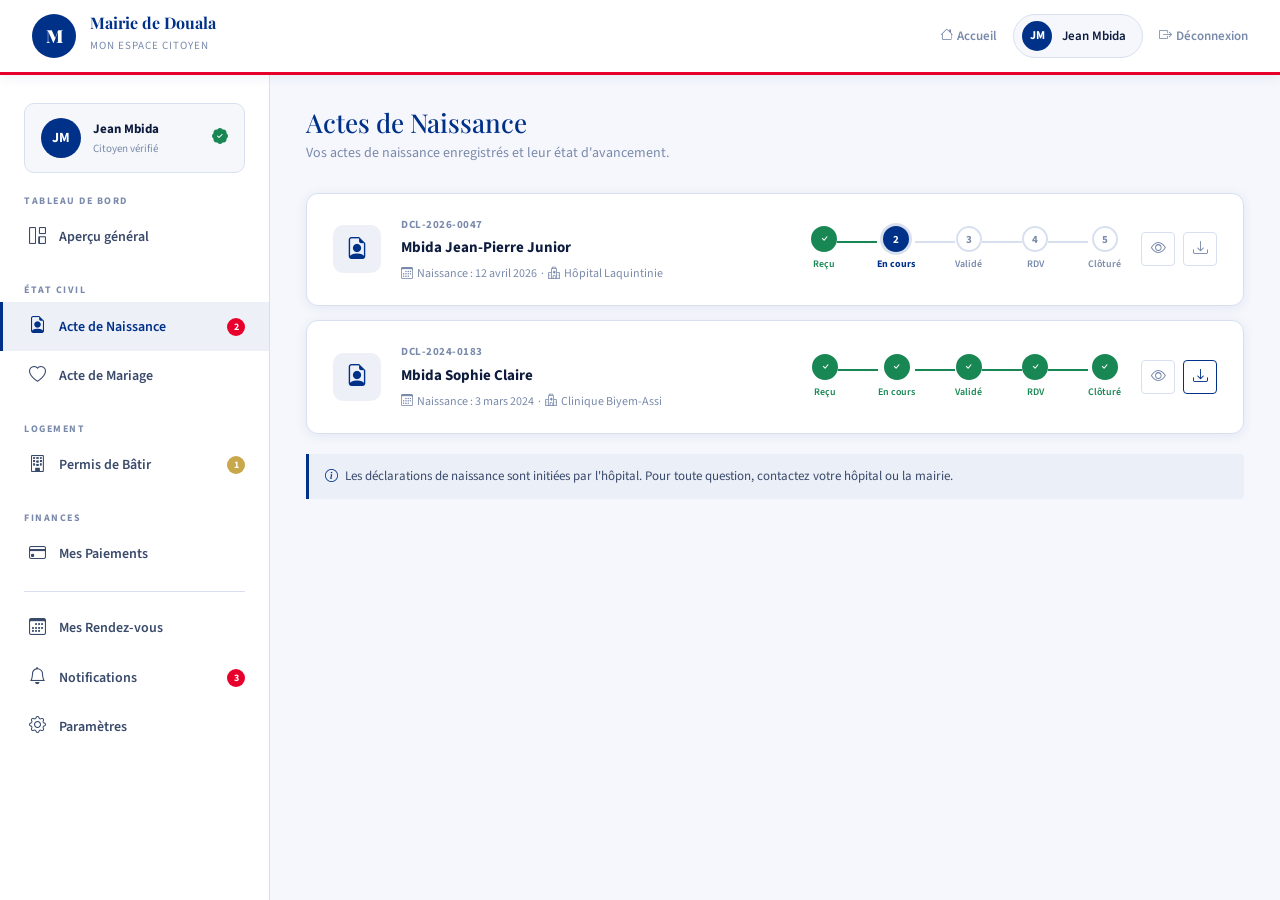
<file: site/portail-citoyen.html>
<!DOCTYPE html>
<html lang="fr">
<head>
  <meta charset="UTF-8" />
  <meta name="viewport" content="width=device-width, initial-scale=1.0" />
  <title>Mon Espace Citoyen | Mairie de Douala</title>
  <link rel="stylesheet" href="https://cdn.jsdelivr.net/npm/bootstrap@5.3.2/dist/css/bootstrap.min.css" />
  <link rel="stylesheet" href="https://cdn.jsdelivr.net/npm/bootstrap-icons@1.11.3/font/bootstrap-icons.min.css" />
  <link rel="stylesheet" href="css/style.css" />
  <style>
    body { background: var(--light-bg); }

    /* ── PORTAL HEADER ── */
    .portal-header {
      background: white;
      border-bottom: 3px solid var(--accent);
      box-shadow: var(--shadow-sm);
      padding: 0;
      position: sticky;
      top: 0;
      z-index: 200;
    }
    .portal-header-inner {
      display: flex;
      align-items: center;
      justify-content: space-between;
      padding: 14px 32px;
    }
    .portal-brand {
      display: flex;
      align-items: center;
      gap: 14px;
    }
    .portal-brand-icon {
      width: 44px; height: 44px;
      background: var(--primary);
      border-radius: 50%;
      display: flex;
      align-items: center;
      justify-content: center;
      color: white;
      font-family: 'Playfair Display', serif;
      font-size: 18px;
      font-weight: 900;
    }
    .portal-brand-text strong {
      display: block;
      font-family: 'Playfair Display', serif;
      font-size: 16px;
      color: var(--primary);
      line-height: 1.1;
    }
    .portal-brand-text small {
      font-size: 11px;
      color: var(--text-muted);
      letter-spacing: 1px;
      text-transform: uppercase;
    }
    .portal-user-pill {
      display: flex;
      align-items: center;
      gap: 10px;
      background: var(--light-bg);
      border: 1px solid var(--border);
      border-radius: 30px;
      padding: 6px 16px 6px 8px;
      font-size: 13px;
      font-weight: 600;
      color: var(--text-dark);
    }
    .portal-user-avatar {
      width: 30px; height: 30px;
      background: var(--primary);
      border-radius: 50%;
      display: flex;
      align-items: center;
      justify-content: center;
      color: white;
      font-size: 12px;
      font-weight: 700;
    }

    /* ── LAYOUT ── */
    .portal-layout {
      display: flex;
      min-height: calc(100vh - 75px);
    }

    /* ── SIDEBAR ── */
    .sidebar {
      width: 270px;
      flex-shrink: 0;
      background: white;
      border-right: 1px solid var(--border);
      padding: 28px 0;
      position: sticky;
      top: 75px;
      height: calc(100vh - 75px);
      overflow-y: auto;
    }
    .sidebar-section {
      margin-bottom: 8px;
    }
    .sidebar-section-label {
      font-size: 10px;
      font-weight: 700;
      letter-spacing: 1.5px;
      text-transform: uppercase;
      color: var(--text-muted);
      padding: 0 24px;
      margin-bottom: 4px;
      margin-top: 20px;
    }
    .sidebar-item {
      display: flex;
      align-items: center;
      gap: 12px;
      padding: 11px 24px;
      font-size: 14px;
      font-weight: 600;
      color: var(--text-mid);
      cursor: pointer;
      transition: all .18s;
      border-left: 3px solid transparent;
      text-decoration: none;
    }
    .sidebar-item:hover {
      color: var(--primary);
      background: rgba(0,49,137,0.04);
    }
    .sidebar-item.active {
      color: var(--primary);
      background: rgba(0,49,137,0.07);
      border-left-color: var(--primary);
    }
    .sidebar-item i { font-size: 17px; width: 20px; text-align: center; }
    .sidebar-badge {
      margin-left: auto;
      background: var(--accent);
      color: white;
      font-size: 10px;
      font-weight: 700;
      min-width: 18px;
      height: 18px;
      border-radius: 10px;
      display: inline-flex;
      align-items: center;
      justify-content: center;
      padding: 0 5px;
    }
    .sidebar-divider { height: 1px; background: var(--border); margin: 12px 24px; }

    /* ── MAIN CONTENT ── */
    .portal-main {
      flex: 1;
      padding: 32px 36px;
      min-width: 0;
    }

    /* ── SECTION PANELS ── */
    .portal-panel { display: none; }
    .portal-panel.active { display: block; }

    .panel-title {
      font-family: 'Playfair Display', serif;
      font-size: 26px;
      color: var(--primary);
      margin-bottom: 4px;
    }
    .panel-subtitle {
      color: var(--text-muted);
      font-size: 14px;
      margin-bottom: 28px;
    }

    /* ── ACTE CARDS ── */
    .acte-card {
      background: white;
      border: 1px solid var(--border);
      border-radius: var(--radius-lg);
      padding: 22px 26px;
      margin-bottom: 14px;
      display: flex;
      align-items: center;
      gap: 20px;
      box-shadow: var(--shadow-sm);
      transition: box-shadow .2s;
    }
    .acte-card:hover { box-shadow: var(--shadow-md); }
    .acte-icon {
      width: 48px; height: 48px;
      border-radius: 10px;
      background: rgba(0,49,137,0.07);
      display: flex;
      align-items: center;
      justify-content: center;
      color: var(--primary);
      font-size: 22px;
      flex-shrink: 0;
    }
    .acte-info { flex: 1; min-width: 0; }
    .acte-num { font-size: 11px; font-weight: 700; color: var(--text-muted); letter-spacing: .5px; margin-bottom: 3px; }
    .acte-name { font-size: 15px; font-weight: 700; color: var(--text-dark); margin-bottom: 4px; }
    .acte-meta { font-size: 12px; color: var(--text-muted); }

    /* PROGRESS STEPPER */
    .stepper {
      display: flex;
      align-items: center;
      gap: 0;
      flex-shrink: 0;
    }
    .step-node {
      display: flex;
      flex-direction: column;
      align-items: center;
      gap: 4px;
      position: relative;
    }
    .step-dot {
      width: 26px; height: 26px;
      border-radius: 50%;
      display: flex;
      align-items: center;
      justify-content: center;
      font-size: 11px;
      font-weight: 700;
      border: 2px solid var(--border);
      background: white;
      color: var(--text-muted);
      transition: all .2s;
      z-index: 1;
    }
    .step-dot.done { background: #198754; border-color: #198754; color: white; }
    .step-dot.current { background: var(--primary); border-color: var(--primary); color: white; box-shadow: 0 0 0 3px rgba(0,49,137,0.15); }
    .step-label { font-size: 10px; color: var(--text-muted); white-space: nowrap; font-weight: 600; }
    .step-label.done { color: #198754; }
    .step-label.current { color: var(--primary); font-weight: 700; }
    .step-line {
      width: 40px; height: 2px;
      background: var(--border);
      margin-bottom: 14px;
    }
    .step-line.done { background: #198754; }

    .acte-actions { display: flex; gap: 8px; flex-shrink: 0; }
    .btn-icon {
      width: 34px; height: 34px;
      border: 1.5px solid var(--border);
      border-radius: var(--radius);
      background: white;
      display: flex;
      align-items: center;
      justify-content: center;
      color: var(--text-muted);
      font-size: 15px;
      cursor: pointer;
      transition: all .18s;
    }
    .btn-icon:hover { border-color: var(--primary); color: var(--primary); }

    /* STATUS PILLS */
    .status-pill {
      font-size: 11px; font-weight: 700;
      padding: 4px 12px; border-radius: 20px; letter-spacing: .4px;
    }
    .status-pill.recu { background: rgba(255,193,7,0.15); color: #856404; }
    .status-pill.traitement { background: rgba(13,110,253,0.1); color: #0d6efd; }
    .status-pill.valide { background: rgba(25,135,84,0.1); color: #198754; }
    .status-pill.attente { background: rgba(108,117,125,0.1); color: #6c757d; }

    /* ── FORMS ── */
    .form-card {
      background: white;
      border: 1px solid var(--border);
      border-radius: var(--radius-lg);
      padding: 32px;
      box-shadow: var(--shadow-sm);
    }
    .form-section-title {
      font-size: 14px;
      font-weight: 700;
      letter-spacing: .8px;
      text-transform: uppercase;
      color: var(--text-muted);
      display: flex;
      align-items: center;
      gap: 12px;
      margin: 24px 0 16px;
    }
    .form-section-title::after { content: ''; flex: 1; height: 1px; background: var(--border); }
    .form-label-custom {
      display: block;
      font-size: 12px;
      font-weight: 700;
      letter-spacing: .8px;
      text-transform: uppercase;
      color: var(--text-muted);
      margin-bottom: 6px;
    }
    .form-control-custom {
      width: 100%;
      border: 1.5px solid var(--border);
      border-radius: var(--radius);
      padding: 10px 14px;
      font-size: 14px;
      font-family: 'Source Sans 3', sans-serif;
      color: var(--text-dark);
      background: white;
      transition: border-color .2s, box-shadow .2s;
      outline: none;
    }
    .form-control-custom:focus {
      border-color: var(--primary);
      box-shadow: 0 0 0 3px rgba(0,49,137,0.1);
    }
    select.form-control-custom {
      appearance: none;
      background-image: url("data:image/svg+xml,%3Csvg xmlns='http://www.w3.org/2000/svg' width='12' height='8'%3E%3Cpath fill='%237a8aab' d='M1 1l5 5 5-5'/%3E%3C/svg%3E");
      background-repeat: no-repeat;
      background-position: right 14px center;
      padding-right: 36px;
    }

    /* File input */
    .file-input-wrap {
      border: 1.5px dashed var(--border);
      border-radius: var(--radius);
      padding: 16px 18px;
      display: flex;
      align-items: center;
      gap: 14px;
      cursor: pointer;
      transition: border-color .2s, background .2s;
      position: relative;
    }
    .file-input-wrap:hover { border-color: var(--primary); background: rgba(0,49,137,0.02); }
    .file-input-wrap input[type="file"] {
      position: absolute; inset: 0; opacity: 0; cursor: pointer; width: 100%; height: 100%;
    }
    .file-icon-sm {
      width: 36px; height: 36px;
      background: rgba(0,49,137,0.07);
      border-radius: 8px;
      display: flex; align-items: center; justify-content: center;
      color: var(--primary); font-size: 16px; flex-shrink: 0;
    }
    .file-text-sm strong { display: block; font-size: 13px; font-weight: 700; color: var(--text-dark); }
    .file-text-sm span { font-size: 12px; color: var(--text-muted); }
    .file-btn-sm {
      margin-left: auto;
      background: transparent;
      border: 1.5px solid var(--border);
      color: var(--text-mid);
      padding: 5px 12px;
      border-radius: var(--radius);
      font-size: 12px; font-weight: 700;
      font-family: 'Source Sans 3', sans-serif;
      cursor: pointer;
      pointer-events: none;
    }

    .btn-primary-custom {
      background: var(--primary); color: white; border: none;
      padding: 12px 28px; border-radius: var(--radius);
      font-size: 15px; font-weight: 700; font-family: 'Source Sans 3', sans-serif;
      cursor: pointer; transition: all .2s;
    }
    .btn-primary-custom:hover { background: var(--primary-dark); transform: translateY(-1px); }

    /* ── PAIEMENTS ── */
    .paiement-card {
      background: white;
      border: 1px solid var(--border);
      border-radius: var(--radius-lg);
      padding: 20px 24px;
      margin-bottom: 12px;
      display: flex;
      align-items: center;
      gap: 18px;
      box-shadow: var(--shadow-sm);
    }
    .pay-icon {
      width: 42px; height: 42px;
      border-radius: 10px;
      display: flex; align-items: center; justify-content: center;
      font-size: 20px; flex-shrink: 0;
    }
    .pay-icon.green { background: rgba(25,135,84,0.08); color: #198754; }
    .pay-icon.orange { background: rgba(255,145,0,0.1); color: #e07b00; }
    .pay-icon.blue { background: rgba(0,49,137,0.07); color: var(--primary); }

    .empty-state {
      text-align: center;
      padding: 60px 32px;
      color: var(--text-muted);
    }
    .empty-state i { font-size: 48px; opacity: .25; display: block; margin-bottom: 16px; }
    .empty-state p { font-size: 15px; margin: 0; }

    /* ── MOBILE SIDEBAR TOGGLE ── */
    .sidebar-toggle {
      display: none;
      background: var(--primary);
      color: white;
      border: none;
      border-radius: 50%;
      width: 44px; height: 44px;
      font-size: 20px;
      cursor: pointer;
      position: fixed;
      bottom: 24px; right: 24px;
      z-index: 300;
      box-shadow: var(--shadow-md);
    }
    @media (max-width: 991px) {
      .sidebar { display: none; position: fixed; top: 75px; left: 0; z-index: 150; height: calc(100vh - 75px); }
      .sidebar.open { display: block; }
      .sidebar-toggle { display: flex; align-items: center; justify-content: center; }
      .portal-main { padding: 20px 16px; }
    }
  </style>
</head>
<body>

<!-- PORTAL HEADER -->
<header class="portal-header">
  <div class="portal-header-inner">
    <div class="portal-brand">
      <div class="portal-brand-icon">M</div>
      <div class="portal-brand-text">
        <strong>Mairie de Douala</strong>
        <small>Mon Espace Citoyen</small>
      </div>
    </div>
    <div class="d-flex align-items-center gap-3">
      <a href="index.html" style="font-size:13px;color:var(--text-muted);font-weight:600"><i class="bi bi-house me-1"></i>Accueil</a>
      <div class="portal-user-pill">
        <div class="portal-user-avatar">JM</div>
        Jean Mbida
      </div>
      <a href="login.html" style="font-size:13px;color:var(--text-muted);font-weight:600"><i class="bi bi-box-arrow-right me-1"></i>Déconnexion</a>
    </div>
  </div>
</header>

<!-- PORTAL LAYOUT -->
<div class="portal-layout">

  <!-- SIDEBAR -->
  <aside class="sidebar" id="sidebarEl">
    <div style="padding:0 24px;margin-bottom:20px">
      <div style="background:rgba(0,49,137,0.04);border:1px solid var(--border);border-radius:10px;padding:14px 16px;display:flex;align-items:center;gap:12px">
        <div style="width:40px;height:40px;background:var(--primary);border-radius:50%;display:flex;align-items:center;justify-content:center;color:white;font-weight:700;font-size:14px;flex-shrink:0">JM</div>
        <div>
          <div style="font-size:13px;font-weight:700;color:var(--text-dark)">Jean Mbida</div>
          <div style="font-size:11px;color:var(--text-muted)">Citoyen vérifié</div>
        </div>
        <i class="bi bi-patch-check-fill ms-auto" style="color:#198754;font-size:16px"></i>
      </div>
    </div>

    <!-- Dashboard -->
    <div class="sidebar-section">
      <div class="sidebar-section-label">Tableau de bord</div>
      <a href="#" class="sidebar-item" data-panel="dashboard">
        <i class="bi bi-grid-1x2"></i> Aperçu général
      </a>
    </div>

    <!-- État Civil -->
    <div class="sidebar-section">
      <div class="sidebar-section-label">État Civil</div>
      <a href="#" class="sidebar-item active" data-panel="naissance">
        <i class="bi bi-file-earmark-person"></i> Acte de Naissance
        <span class="sidebar-badge">2</span>
      </a>
      <a href="#" class="sidebar-item" data-panel="mariage">
        <i class="bi bi-heart"></i> Acte de Mariage
      </a>
    </div>

    <!-- Logement -->
    <div class="sidebar-section">
      <div class="sidebar-section-label">Logement</div>
      <a href="#" class="sidebar-item" data-panel="permis">
        <i class="bi bi-building"></i> Permis de Bâtir
        <span class="sidebar-badge" style="background:var(--gold)">1</span>
      </a>
    </div>

    <!-- Paiements -->
    <div class="sidebar-section">
      <div class="sidebar-section-label">Finances</div>
      <a href="#" class="sidebar-item" data-panel="paiements">
        <i class="bi bi-credit-card"></i> Mes Paiements
      </a>
    </div>

    <div class="sidebar-divider"></div>
    <a href="#" class="sidebar-item">
      <i class="bi bi-calendar3"></i> Mes Rendez-vous
    </a>
    <a href="#" class="sidebar-item">
      <i class="bi bi-bell"></i> Notifications
      <span class="sidebar-badge">3</span>
    </a>
    <a href="#" class="sidebar-item">
      <i class="bi bi-gear"></i> Paramètres
    </a>
  </aside>

  <!-- MAIN -->
  <main class="portal-main">

    <!-- PANEL: DASHBOARD -->
    <div class="portal-panel" id="panel-dashboard">
      <h1 class="panel-title">Aperçu général</h1>
      <p class="panel-subtitle">Bienvenue, Jean. Voici l'état de vos dossiers.</p>
      <div class="row g-3">
        <div class="col-sm-6 col-lg-3">
          <div style="background:white;border:1px solid var(--border);border-radius:var(--radius-lg);padding:20px;box-shadow:var(--shadow-sm);text-align:center">
            <div style="font-size:30px;font-weight:700;color:var(--primary);font-family:'Playfair Display',serif">2</div>
            <div style="font-size:13px;color:var(--text-muted);font-weight:600">Actes de naissance</div>
          </div>
        </div>
        <div class="col-sm-6 col-lg-3">
          <div style="background:white;border:1px solid var(--border);border-radius:var(--radius-lg);padding:20px;box-shadow:var(--shadow-sm);text-align:center">
            <div style="font-size:30px;font-weight:700;color:#198754;font-family:'Playfair Display',serif">0</div>
            <div style="font-size:13px;color:var(--text-muted);font-weight:600">Actes de mariage</div>
          </div>
        </div>
        <div class="col-sm-6 col-lg-3">
          <div style="background:white;border:1px solid var(--border);border-radius:var(--radius-lg);padding:20px;box-shadow:var(--shadow-sm);text-align:center">
            <div style="font-size:30px;font-weight:700;color:var(--gold);font-family:'Playfair Display',serif">1</div>
            <div style="font-size:13px;color:var(--text-muted);font-weight:600">Permis de bâtir</div>
          </div>
        </div>
        <div class="col-sm-6 col-lg-3">
          <div style="background:white;border:1px solid var(--border);border-radius:var(--radius-lg);padding:20px;box-shadow:var(--shadow-sm);text-align:center">
            <div style="font-size:30px;font-weight:700;color:var(--accent);font-family:'Playfair Display',serif">3</div>
            <div style="font-size:13px;color:var(--text-muted);font-weight:600">Notifications</div>
          </div>
        </div>
      </div>
    </div>

    <!-- PANEL: ACTE DE NAISSANCE -->
    <div class="portal-panel active" id="panel-naissance">
      <h1 class="panel-title">Actes de Naissance</h1>
      <p class="panel-subtitle">Vos actes de naissance enregistrés et leur état d'avancement.</p>

      <!-- Acte 1 -->
      <div class="acte-card">
        <div class="acte-icon"><i class="bi bi-file-earmark-person"></i></div>
        <div class="acte-info">
          <div class="acte-num">DCL-2026-0047</div>
          <div class="acte-name">Mbida Jean-Pierre Junior</div>
          <div class="acte-meta"><i class="bi bi-calendar3 me-1"></i>Naissance : 12 avril 2026 &nbsp;·&nbsp; <i class="bi bi-hospital me-1"></i>Hôpital Laquintinie</div>
        </div>
        <!-- Stepper -->
        <div class="stepper d-none d-lg-flex">
          <div class="step-node">
            <div class="step-dot done"><i class="bi bi-check"></i></div>
            <div class="step-label done">Reçu</div>
          </div>
          <div class="step-line done"></div>
          <div class="step-node">
            <div class="step-dot current">2</div>
            <div class="step-label current">En cours</div>
          </div>
          <div class="step-line"></div>
          <div class="step-node">
            <div class="step-dot">3</div>
            <div class="step-label">Validé</div>
          </div>
          <div class="step-line"></div>
          <div class="step-node">
            <div class="step-dot">4</div>
            <div class="step-label">RDV</div>
          </div>
          <div class="step-line"></div>
          <div class="step-node">
            <div class="step-dot">5</div>
            <div class="step-label">Clôturé</div>
          </div>
        </div>
        <div class="d-lg-none"><span class="status-pill traitement">En traitement</span></div>
        <div class="acte-actions">
          <button class="btn-icon" title="Voir le détail"><i class="bi bi-eye"></i></button>
          <button class="btn-icon" title="Télécharger"><i class="bi bi-download"></i></button>
        </div>
      </div>

      <!-- Acte 2 -->
      <div class="acte-card">
        <div class="acte-icon"><i class="bi bi-file-earmark-person"></i></div>
        <div class="acte-info">
          <div class="acte-num">DCL-2024-0183</div>
          <div class="acte-name">Mbida Sophie Claire</div>
          <div class="acte-meta"><i class="bi bi-calendar3 me-1"></i>Naissance : 3 mars 2024 &nbsp;·&nbsp; <i class="bi bi-hospital me-1"></i>Clinique Biyem-Assi</div>
        </div>
        <!-- Stepper -->
        <div class="stepper d-none d-lg-flex">
          <div class="step-node">
            <div class="step-dot done"><i class="bi bi-check"></i></div>
            <div class="step-label done">Reçu</div>
          </div>
          <div class="step-line done"></div>
          <div class="step-node">
            <div class="step-dot done"><i class="bi bi-check"></i></div>
            <div class="step-label done">En cours</div>
          </div>
          <div class="step-line done"></div>
          <div class="step-node">
            <div class="step-dot done"><i class="bi bi-check"></i></div>
            <div class="step-label done">Validé</div>
          </div>
          <div class="step-line done"></div>
          <div class="step-node">
            <div class="step-dot done"><i class="bi bi-check"></i></div>
            <div class="step-label done">RDV</div>
          </div>
          <div class="step-line done"></div>
          <div class="step-node">
            <div class="step-dot done"><i class="bi bi-check"></i></div>
            <div class="step-label done">Clôturé</div>
          </div>
        </div>
        <div class="d-lg-none"><span class="status-pill valide">Clôturé</span></div>
        <div class="acte-actions">
          <button class="btn-icon" title="Voir le détail"><i class="bi bi-eye"></i></button>
          <button class="btn-icon" title="Télécharger" style="border-color:var(--primary);color:var(--primary)"><i class="bi bi-download"></i></button>
        </div>
      </div>

      <div style="background:rgba(0,49,137,0.04);border-left:3px solid var(--primary);border-radius:0 4px 4px 0;padding:12px 16px;font-size:13px;color:var(--text-mid);margin-top:20px">
        <i class="bi bi-info-circle me-1" style="color:var(--primary)"></i>
        Les déclarations de naissance sont initiées par l'hôpital. Pour toute question, contactez votre hôpital ou la mairie.
      </div>
    </div>

    <!-- PANEL: ACTE DE MARIAGE -->
    <div class="portal-panel" id="panel-mariage">
      <h1 class="panel-title">Acte de Mariage</h1>
      <p class="panel-subtitle">Constituez et soumettez votre dossier de mariage civil en ligne.</p>

      <div class="form-card">
        <div style="display:flex;align-items:center;gap:16px;margin-bottom:24px;padding-bottom:20px;border-bottom:1px solid var(--border)">
          <div style="width:48px;height:48px;background:rgba(232,0,45,0.07);border-radius:10px;display:flex;align-items:center;justify-content:center;color:var(--accent);font-size:22px;flex-shrink:0"><i class="bi bi-heart"></i></div>
          <div>
            <div style="font-family:'Playfair Display',serif;font-size:18px;color:var(--primary)">Demande de Mariage Civil</div>
            <div style="font-size:13px;color:var(--text-muted)">Remplissez le formulaire ci-dessous. La mairie validera la recevabilité de votre dossier.</div>
          </div>
        </div>

        <form>
          <!-- Époux -->
          <div class="form-section-title">Premier époux / Épouse</div>
          <div class="row g-3">
            <div class="col-md-4">
              <label class="form-label-custom">Nom <span style="color:var(--accent)">*</span></label>
              <input type="text" class="form-control-custom" placeholder="Nom de famille" />
            </div>
            <div class="col-md-4">
              <label class="form-label-custom">Prénom(s) <span style="color:var(--accent)">*</span></label>
              <input type="text" class="form-control-custom" placeholder="Prénom(s)" />
            </div>
            <div class="col-md-4">
              <label class="form-label-custom">Date de naissance <span style="color:var(--accent)">*</span></label>
              <input type="date" class="form-control-custom" />
            </div>
            <div class="col-md-6">
              <label class="form-label-custom">Lieu de naissance <span style="color:var(--accent)">*</span></label>
              <input type="text" class="form-control-custom" placeholder="Ville, Pays" />
            </div>
            <div class="col-md-6">
              <label class="form-label-custom">Numéro CNI <span style="color:var(--accent)">*</span></label>
              <input type="text" class="form-control-custom" placeholder="Ex: 12345678" />
            </div>
          </div>

          <!-- Époux 2 -->
          <div class="form-section-title">Second époux / Épouse</div>
          <div class="row g-3">
            <div class="col-md-4">
              <label class="form-label-custom">Nom <span style="color:var(--accent)">*</span></label>
              <input type="text" class="form-control-custom" placeholder="Nom de famille" />
            </div>
            <div class="col-md-4">
              <label class="form-label-custom">Prénom(s) <span style="color:var(--accent)">*</span></label>
              <input type="text" class="form-control-custom" placeholder="Prénom(s)" />
            </div>
            <div class="col-md-4">
              <label class="form-label-custom">Date de naissance <span style="color:var(--accent)">*</span></label>
              <input type="date" class="form-control-custom" />
            </div>
            <div class="col-md-6">
              <label class="form-label-custom">Lieu de naissance <span style="color:var(--accent)">*</span></label>
              <input type="text" class="form-control-custom" placeholder="Ville, Pays" />
            </div>
            <div class="col-md-6">
              <label class="form-label-custom">Numéro CNI <span style="color:var(--accent)">*</span></label>
              <input type="text" class="form-control-custom" placeholder="Ex: 12345678" />
            </div>
          </div>

          <!-- Cérémonie -->
          <div class="form-section-title">Informations complémentaires</div>
          <div class="row g-3">
            <div class="col-md-6">
              <label class="form-label-custom">Date souhaitée de cérémonie</label>
              <input type="date" class="form-control-custom" />
            </div>
            <div class="col-md-6">
              <label class="form-label-custom">Régime matrimonial <span style="color:var(--accent)">*</span></label>
              <select class="form-control-custom">
                <option value="">— Sélectionner —</option>
                <option>Communauté de biens réduite aux acquêts</option>
                <option>Séparation de biens</option>
                <option>Communauté universelle</option>
              </select>
            </div>
          </div>

          <!-- Pièces jointes -->
          <div class="form-section-title">Pièces justificatives</div>
          <div class="row g-3">
            <div class="col-md-6">
              <label class="form-label-custom">Acte de naissance époux 1 <span style="color:var(--accent)">*</span></label>
              <div class="file-input-wrap">
                <input type="file" accept=".pdf,image/*" />
                <div class="file-icon-sm"><i class="bi bi-file-earmark-text"></i></div>
                <div class="file-text-sm"><strong>Joindre le document</strong><span>PDF ou image</span></div>
                <span class="file-btn-sm"><i class="bi bi-upload me-1"></i>Parcourir</span>
              </div>
            </div>
            <div class="col-md-6">
              <label class="form-label-custom">Acte de naissance époux 2 <span style="color:var(--accent)">*</span></label>
              <div class="file-input-wrap">
                <input type="file" accept=".pdf,image/*" />
                <div class="file-icon-sm"><i class="bi bi-file-earmark-text"></i></div>
                <div class="file-text-sm"><strong>Joindre le document</strong><span>PDF ou image</span></div>
                <span class="file-btn-sm"><i class="bi bi-upload me-1"></i>Parcourir</span>
              </div>
            </div>
            <div class="col-md-6">
              <label class="form-label-custom">CNI époux 1 <span style="color:var(--accent)">*</span></label>
              <div class="file-input-wrap">
                <input type="file" accept=".pdf,image/*" />
                <div class="file-icon-sm"><i class="bi bi-person-vcard"></i></div>
                <div class="file-text-sm"><strong>Joindre la CNI</strong><span>PDF ou image</span></div>
                <span class="file-btn-sm"><i class="bi bi-upload me-1"></i>Parcourir</span>
              </div>
            </div>
            <div class="col-md-6">
              <label class="form-label-custom">CNI époux 2 <span style="color:var(--accent)">*</span></label>
              <div class="file-input-wrap">
                <input type="file" accept=".pdf,image/*" />
                <div class="file-icon-sm"><i class="bi bi-person-vcard"></i></div>
                <div class="file-text-sm"><strong>Joindre la CNI</strong><span>PDF ou image</span></div>
                <span class="file-btn-sm"><i class="bi bi-upload me-1"></i>Parcourir</span>
              </div>
            </div>
          </div>

          <div style="margin-top:28px;display:flex;justify-content:flex-end">
            <button type="submit" class="btn-primary-custom"><i class="bi bi-send me-2"></i>Soumettre le dossier</button>
          </div>
        </form>
      </div>
    </div>

    <!-- PANEL: PERMIS DE BÂTIR -->
    <div class="portal-panel" id="panel-permis">
      <h1 class="panel-title">Permis de Bâtir</h1>
      <p class="panel-subtitle">Suivez vos demandes de permis de construire.</p>

      <div class="acte-card">
        <div class="acte-icon" style="background:rgba(200,168,75,0.1);color:var(--gold)"><i class="bi bi-building"></i></div>
        <div class="acte-info">
          <div class="acte-num">PB-2026-0012</div>
          <div class="acte-name">Construction villa R+1 — Akwa</div>
          <div class="acte-meta"><i class="bi bi-calendar3 me-1"></i>Soumis le 15 mars 2026 &nbsp;·&nbsp; <i class="bi bi-person me-1"></i>Architecte : M. Tanga</div>
        </div>
        <div class="stepper d-none d-lg-flex">
          <div class="step-node">
            <div class="step-dot done"><i class="bi bi-check"></i></div>
            <div class="step-label done">Soumis</div>
          </div>
          <div class="step-line done"></div>
          <div class="step-node">
            <div class="step-dot done"><i class="bi bi-check"></i></div>
            <div class="step-label done">Complet</div>
          </div>
          <div class="step-line done"></div>
          <div class="step-node">
            <div class="step-dot current">3</div>
            <div class="step-label current">Instruction</div>
          </div>
          <div class="step-line"></div>
          <div class="step-node">
            <div class="step-dot">4</div>
            <div class="step-label">Décision</div>
          </div>
          <div class="step-line"></div>
          <div class="step-node">
            <div class="step-dot">5</div>
            <div class="step-label">Remise</div>
          </div>
        </div>
        <div class="d-lg-none"><span class="status-pill traitement">En instruction</span></div>
        <div class="acte-actions">
          <button class="btn-icon" title="Voir le détail"><i class="bi bi-eye"></i></button>
          <button class="btn-icon" title="Ajouter pièce"><i class="bi bi-paperclip"></i></button>
        </div>
      </div>

      <div style="background:rgba(200,168,75,0.08);border-left:3px solid var(--gold);border-radius:0 4px 4px 0;padding:12px 16px;font-size:13px;color:#7a5000;margin-top:16px">
        <i class="bi bi-clock me-1" style="color:var(--gold)"></i>
        Votre dossier est en cours d'instruction par l'agent urbanisme. Délai estimé : <strong>15 jours ouvrés</strong>.
      </div>
    </div>

    <!-- PANEL: PAIEMENTS -->
    <div class="portal-panel" id="panel-paiements">
      <h1 class="panel-title">Mes Paiements</h1>
      <p class="panel-subtitle">Historique de vos règlements auprès de la mairie.</p>

      <div class="paiement-card">
        <div class="pay-icon green"><i class="bi bi-check-circle"></i></div>
        <div style="flex:1">
          <div style="font-size:14px;font-weight:700;color:var(--text-dark)">Frais — Acte de naissance (DCL-2024-0183)</div>
          <div style="font-size:12px;color:var(--text-muted);margin-top:3px"><i class="bi bi-calendar3 me-1"></i>15 mars 2024 &nbsp;·&nbsp; <i class="bi bi-phone me-1"></i>MTN Mobile Money</div>
        </div>
        <div style="text-align:right">
          <div style="font-size:16px;font-weight:700;color:#198754">5 000 XAF</div>
          <div style="font-size:11px;color:#198754;font-weight:600">Payé</div>
        </div>
        <button class="btn-icon" title="Télécharger reçu"><i class="bi bi-receipt"></i></button>
      </div>

      <div class="paiement-card">
        <div class="pay-icon orange"><i class="bi bi-hourglass-split"></i></div>
        <div style="flex:1">
          <div style="font-size:14px;font-weight:700;color:var(--text-dark)">Frais — Permis de Bâtir (PB-2026-0012)</div>
          <div style="font-size:12px;color:var(--text-muted);margin-top:3px"><i class="bi bi-calendar3 me-1"></i>En attente de décision &nbsp;·&nbsp; <i class="bi bi-credit-card me-1"></i>Paiement à effectuer après accord</div>
        </div>
        <div style="text-align:right">
          <div style="font-size:16px;font-weight:700;color:#e07b00">75 000 XAF</div>
          <div style="font-size:11px;color:#e07b00;font-weight:600">En attente</div>
        </div>
        <button class="btn-icon"><i class="bi bi-arrow-right-circle"></i></button>
      </div>

      <div class="paiement-card">
        <div class="pay-icon blue"><i class="bi bi-clock-history"></i></div>
        <div style="flex:1">
          <div style="font-size:14px;font-weight:700;color:var(--text-dark)">Frais — Acte de naissance (DCL-2026-0047)</div>
          <div style="font-size:12px;color:var(--text-muted);margin-top:3px"><i class="bi bi-calendar3 me-1"></i>En attente de validation &nbsp;·&nbsp; <i class="bi bi-phone me-1"></i>Orange Money</div>
        </div>
        <div style="text-align:right">
          <div style="font-size:16px;font-weight:700;color:var(--primary)">5 000 XAF</div>
          <div style="font-size:11px;color:var(--primary);font-weight:600">À payer</div>
        </div>
        <button class="btn-icon" style="border-color:var(--primary);color:var(--primary)"><i class="bi bi-credit-card"></i></button>
      </div>
    </div>

  </main>
</div>

<!-- MOBILE SIDEBAR TOGGLE -->
<button class="sidebar-toggle" onclick="document.getElementById('sidebarEl').classList.toggle('open')">
  <i class="bi bi-list"></i>
</button>

<script src="https://cdn.jsdelivr.net/npm/bootstrap@5.3.2/dist/js/bootstrap.bundle.min.js"></script>
<script>
  const sidebarItems = document.querySelectorAll('.sidebar-item[data-panel]');
  const panels = document.querySelectorAll('.portal-panel');

  sidebarItems.forEach(item => {
    item.addEventListener('click', function(e) {
      e.preventDefault();
      const target = this.dataset.panel;
      // Update sidebar active
      sidebarItems.forEach(i => i.classList.remove('active'));
      this.classList.add('active');
      // Show panel
      panels.forEach(p => p.classList.remove('active'));
      document.getElementById('panel-' + target)?.classList.add('active');
      // Close mobile sidebar
      document.getElementById('sidebarEl').classList.remove('open');
    });
  });

  // File input label updates
  document.querySelectorAll('.file-input-wrap input[type="file"]').forEach(input => {
    input.addEventListener('change', function() {
      const wrap = this.closest('.file-input-wrap');
      const btn = wrap.querySelector('.file-btn-sm');
      const strong = wrap.querySelector('strong');
      if (this.files && this.files[0]) {
        const name = this.files[0].name.length > 20 ? this.files[0].name.substring(0, 18) + '…' : this.files[0].name;
        strong.textContent = name;
        if (btn) { btn.innerHTML = '<i class="bi bi-check-circle" style="color:#198754"></i>'; }
        wrap.style.borderColor = '#198754';
      }
    });
  });
</script>
</body>
</html>
</file>
<file: site/css/style.css>
@import url('https://fonts.googleapis.com/css2?family=Playfair+Display:wght@400;700;900&family=Source+Sans+3:wght@300;400;600;700&display=swap');

:root {
  --primary: #003189;
  --primary-dark: #001f5e;
  --primary-light: #1a4db5;
  --accent: #e8002d;
  --accent-soft: #ff3355;
  --gold: #c8a84b;
  --light-bg: #f5f7fc;
  --white: #ffffff;
  --text-dark: #0d1b3e;
  --text-mid: #3a4a6b;
  --text-muted: #7a8aab;
  --border: #d8e0f0;
  --shadow-sm: 0 2px 12px rgba(0,49,137,0.08);
  --shadow-md: 0 8px 32px rgba(0,49,137,0.13);
  --shadow-lg: 0 20px 60px rgba(0,49,137,0.18);
  --radius: 4px;
  --radius-lg: 12px;
}

* { box-sizing: border-box; margin: 0; padding: 0; }

body {
  font-family: 'Source Sans 3', sans-serif;
  color: var(--text-dark);
  background: var(--white);
  font-size: 16px;
  line-height: 1.6;
}

h1, h2, h3, h4, h5 {
  font-family: 'Playfair Display', serif;
  line-height: 1.2;
}

a { color: inherit; text-decoration: none; }
a:hover { color: var(--primary); }

/* ─── TOPBAR ─── */
.topbar {
  background: var(--primary-dark);
  color: rgba(255,255,255,0.75);
  font-size: 12px;
  font-weight: 600;
  letter-spacing: 0.5px;
  padding: 6px 0;
}
.topbar a { color: rgba(255,255,255,0.75); transition: color .2s; }
.topbar a:hover { color: #fff; }
.topbar .sep { margin: 0 10px; opacity: .4; }

/* ─── NAVBAR ─── */
.navbar-main {
  background: var(--white);
  border-bottom: 3px solid var(--accent);
  padding: 0;
  position: sticky;
  top: 0;
  z-index: 1000;
  box-shadow: var(--shadow-md);
}
.navbar-main .container {
  display: flex;
  align-items: center;
  justify-content: space-between;
  padding: 12px 24px;
}
.navbar-brand-wrap {
  display: flex;
  align-items: center;
  gap: 14px;
}
.navbar-logo {
  width: 48px;
  height: 48px;
  background: var(--primary);
  border-radius: 50%;
  display: flex;
  align-items: center;
  justify-content: center;
  color: white;
  font-family: 'Playfair Display', serif;
  font-size: 20px;
  font-weight: 900;
  flex-shrink: 0;
}
.navbar-brand-text strong {
  display: block;
  font-family: 'Playfair Display', serif;
  font-size: 18px;
  color: var(--primary);
  line-height: 1.1;
}
.navbar-brand-text small {
  font-size: 11px;
  color: var(--text-muted);
  letter-spacing: 1px;
  text-transform: uppercase;
}
.navbar-nav-links {
  display: flex;
  align-items: center;
  list-style: none;
  gap: 4px;
}
.navbar-nav-links li a {
  display: block;
  padding: 8px 14px;
  font-size: 14px;
  font-weight: 600;
  color: var(--text-dark);
  border-radius: var(--radius);
  transition: all .2s;
  letter-spacing: 0.2px;
}
.navbar-nav-links li a:hover,
.navbar-nav-links li a.active {
  color: var(--primary);
  background: rgba(0,49,137,0.06);
}
.navbar-nav-links li a.active {
  border-bottom: 2px solid var(--primary);
  border-radius: 0;
}
.btn-login {
  background: var(--primary);
  color: white !important;
  padding: 8px 20px !important;
  border-radius: 30px !important;
  font-weight: 700 !important;
  font-size: 13px !important;
  transition: all .25s !important;
  border: 2px solid var(--primary) !important;
}
.btn-login:hover {
  background: transparent !important;
  color: var(--primary) !important;
}
.btn-login i { margin-right: 6px; }

/* ─── HERO ─── */
.hero {
  position: relative;
  height: 580px;
  overflow: hidden;
  display: flex;
  align-items: center;
}
.hero-bg {
  position: absolute;
  inset: 0;
  background: linear-gradient(135deg, #001f5e 0%, #003189 45%, #0a5cb8 100%);
}
.hero-bg::before {
  content: '';
  position: absolute;
  inset: 0;
  background: url("data:image/svg+xml,%3Csvg width='60' height='60' viewBox='0 0 60 60' xmlns='http://www.w3.org/2000/svg'%3E%3Cg fill='none' fill-rule='evenodd'%3E%3Cg fill='%23ffffff' fill-opacity='0.04'%3E%3Cpath d='M36 34v-4h-2v4h-4v2h4v4h2v-4h4v-2h-4zm0-30V0h-2v4h-4v2h4v4h2V6h4V4h-4zM6 34v-4H4v4H0v2h4v4h2v-4h4v-2H6zM6 4V0H4v4H0v2h4v4h2V6h4V4H6z'/%3E%3C/g%3E%3C/g%3E%3C/svg%3E");
}
.hero-overlay {
  position: absolute;
  inset: 0;
  background: linear-gradient(to right, rgba(0,20,70,0.92) 40%, rgba(0,49,137,0.3) 100%);
}
.hero-city-silhouette {
  position: absolute;
  bottom: 0;
  right: 0;
  width: 55%;
  height: 100%;
  opacity: 0.08;
  background: url("data:image/svg+xml,%3Csvg xmlns='http://www.w3.org/2000/svg' viewBox='0 0 800 400'%3E%3Crect x='0' y='200' width='50' height='200' fill='white'/%3E%3Crect x='60' y='150' width='70' height='250' fill='white'/%3E%3Crect x='140' y='180' width='40' height='220' fill='white'/%3E%3Crect x='190' y='100' width='90' height='300' fill='white'/%3E%3Crect x='290' y='160' width='60' height='240' fill='white'/%3E%3Crect x='360' y='120' width='80' height='280' fill='white'/%3E%3Crect x='450' y='170' width='50' height='230' fill='white'/%3E%3Crect x='510' y='80' width='100' height='320' fill='white'/%3E%3Crect x='620' y='140' width='70' height='260' fill='white'/%3E%3Crect x='700' y='190' width='100' height='210' fill='white'/%3E%3C/svg%3E") no-repeat right bottom / cover;
}
.hero-content {
  position: relative;
  z-index: 2;
  padding: 0 0 0 60px;
  max-width: 620px;
}
.hero-badge {
  display: inline-block;
  background: var(--accent);
  color: white;
  font-size: 11px;
  font-weight: 700;
  letter-spacing: 2px;
  text-transform: uppercase;
  padding: 4px 14px;
  margin-bottom: 20px;
}
.hero h1 {
  font-size: 52px;
  font-weight: 900;
  color: white;
  line-height: 1.05;
  margin-bottom: 20px;
}
.hero h1 span { color: var(--gold); }
.hero p {
  color: rgba(255,255,255,0.8);
  font-size: 18px;
  line-height: 1.7;
  margin-bottom: 32px;
  max-width: 480px;
}
.hero-ctas { display: flex; gap: 14px; flex-wrap: wrap; }
.btn-hero-primary {
  background: var(--accent);
  color: white;
  padding: 14px 32px;
  font-weight: 700;
  font-size: 15px;
  border: none;
  border-radius: var(--radius);
  transition: all .25s;
  cursor: pointer;
}
.btn-hero-primary:hover { background: #c0001f; color: white; transform: translateY(-2px); }
.btn-hero-secondary {
  background: transparent;
  color: white;
  padding: 14px 32px;
  font-weight: 600;
  font-size: 15px;
  border: 2px solid rgba(255,255,255,0.5);
  border-radius: var(--radius);
  transition: all .25s;
  cursor: pointer;
}
.btn-hero-secondary:hover { border-color: white; background: rgba(255,255,255,0.1); color: white; }

/* ─── QUICK ACCESS ─── */
.quick-access {
  background: var(--white);
  box-shadow: var(--shadow-md);
  position: relative;
  z-index: 10;
  margin-top: -1px;
  border-top: 4px solid var(--gold);
}
.quick-access-inner {
  display: grid;
  grid-template-columns: repeat(4, 1fr);
  border-left: 1px solid var(--border);
}
.qa-item {
  display: flex;
  align-items: center;
  gap: 16px;
  padding: 24px 28px;
  border-right: 1px solid var(--border);
  cursor: pointer;
  transition: all .25s;
  text-decoration: none;
  color: var(--text-dark);
}
.qa-item:hover {
  background: var(--primary);
  color: white;
}
.qa-item:hover .qa-icon { background: rgba(255,255,255,0.2); color: white; }
.qa-item:hover .qa-arrow { color: white; }
.qa-icon {
  width: 52px;
  height: 52px;
  background: rgba(0,49,137,0.08);
  border-radius: 50%;
  display: flex;
  align-items: center;
  justify-content: center;
  color: var(--primary);
  font-size: 22px;
  flex-shrink: 0;
  transition: all .25s;
}
.qa-text strong {
  display: block;
  font-size: 15px;
  font-weight: 700;
  margin-bottom: 2px;
}
.qa-text small { font-size: 12px; color: var(--text-muted); }
.qa-item:hover .qa-text small { color: rgba(255,255,255,0.7); }
.qa-arrow { margin-left: auto; font-size: 18px; color: var(--text-muted); transition: all .25s; }

/* ─── SECTIONS ─── */
.section { padding: 80px 0; }
.section-light { background: var(--light-bg); }
.section-title {
  font-size: 36px;
  color: var(--primary);
  margin-bottom: 8px;
}
.section-subtitle {
  color: var(--text-muted);
  font-size: 16px;
  margin-bottom: 48px;
}
.section-label {
  display: inline-block;
  font-size: 11px;
  font-weight: 700;
  letter-spacing: 2px;
  text-transform: uppercase;
  color: var(--accent);
  margin-bottom: 10px;
}

/* ─── NEWS CARDS ─── */
.news-card {
  background: white;
  border-radius: var(--radius-lg);
  overflow: hidden;
  box-shadow: var(--shadow-sm);
  transition: all .3s;
  height: 100%;
  display: flex;
  flex-direction: column;
}
.news-card:hover {
  transform: translateY(-6px);
  box-shadow: var(--shadow-md);
}
.news-card-img {
  height: 200px;
  display: flex;
  align-items: center;
  justify-content: center;
  font-size: 48px;
  position: relative;
  overflow: hidden;
}
.news-card-img.blue { background: linear-gradient(135deg, #003189, #1a4db5); }
.news-card-img.red { background: linear-gradient(135deg, #e8002d, #ff5277); }
.news-card-img.gold { background: linear-gradient(135deg, #c8a84b, #e8c46a); }
.news-card-body { padding: 24px; flex: 1; display: flex; flex-direction: column; }
.news-tag {
  display: inline-block;
  font-size: 11px;
  font-weight: 700;
  letter-spacing: 1px;
  text-transform: uppercase;
  padding: 3px 10px;
  border-radius: 20px;
  margin-bottom: 12px;
}
.news-tag.blue { background: rgba(0,49,137,0.1); color: var(--primary); }
.news-tag.red { background: rgba(232,0,45,0.1); color: var(--accent); }
.news-tag.gold { background: rgba(200,168,75,0.15); color: #9a7a30; }
.news-card h5 { font-size: 17px; margin-bottom: 10px; line-height: 1.35; }
.news-card p { font-size: 14px; color: var(--text-mid); flex: 1; }
.news-card-footer {
  margin-top: 16px;
  padding-top: 16px;
  border-top: 1px solid var(--border);
  display: flex;
  align-items: center;
  justify-content: space-between;
  font-size: 13px;
  color: var(--text-muted);
}

/* ─── EVENTS ─── */
.event-item {
  display: flex;
  gap: 20px;
  padding: 20px 0;
  border-bottom: 1px solid var(--border);
  align-items: flex-start;
  transition: all .2s;
}
.event-item:hover { padding-left: 8px; }
.event-date-box {
  width: 64px;
  height: 64px;
  background: var(--primary);
  border-radius: var(--radius);
  display: flex;
  flex-direction: column;
  align-items: center;
  justify-content: center;
  color: white;
  flex-shrink: 0;
  text-align: center;
}
.event-date-box .day { font-size: 26px; font-weight: 900; font-family: 'Playfair Display', serif; line-height: 1; }
.event-date-box .month { font-size: 11px; font-weight: 700; letter-spacing: 1px; text-transform: uppercase; opacity: .8; }
.event-content h6 { font-size: 16px; font-weight: 700; margin-bottom: 4px; }
.event-content p { font-size: 13px; color: var(--text-muted); margin-bottom: 6px; }
.event-meta { font-size: 12px; color: var(--text-muted); }
.event-meta i { margin-right: 4px; color: var(--primary); }

/* ─── INFO TICKER ─── */
.info-ticker {
  background: var(--primary);
  color: white;
  padding: 12px 0;
  overflow: hidden;
}
.ticker-label {
  background: var(--accent);
  padding: 4px 16px;
  font-size: 12px;
  font-weight: 800;
  letter-spacing: 1.5px;
  text-transform: uppercase;
  white-space: nowrap;
  margin-right: 20px;
}
.ticker-track {
  display: flex;
  animation: ticker 30s linear infinite;
  white-space: nowrap;
}
.ticker-track:hover { animation-play-state: paused; }
.ticker-item {
  padding: 0 40px 0 0;
  font-size: 14px;
  opacity: .9;
}
.ticker-item::after {
  content: '•';
  margin-left: 40px;
  opacity: .4;
}
@keyframes ticker {
  0% { transform: translateX(0); }
  100% { transform: translateX(-50%); }
}

/* ─── SERVICES CARD ─── */
.service-card {
  background: white;
  border: 1px solid var(--border);
  border-radius: var(--radius-lg);
  padding: 32px 24px;
  text-align: center;
  transition: all .3s;
  cursor: pointer;
  height: 100%;
}
.service-card:hover {
  border-color: var(--primary);
  box-shadow: var(--shadow-md);
  transform: translateY(-4px);
}
.service-card:hover .service-icon { background: var(--primary); color: white; }
.service-icon {
  width: 72px;
  height: 72px;
  background: rgba(0,49,137,0.08);
  border-radius: 50%;
  display: flex;
  align-items: center;
  justify-content: center;
  font-size: 30px;
  color: var(--primary);
  margin: 0 auto 20px;
  transition: all .3s;
}
.service-card h6 {
  font-size: 16px;
  font-weight: 700;
  margin-bottom: 10px;
  color: var(--text-dark);
}
.service-card p { font-size: 13px; color: var(--text-muted); margin-bottom: 16px; }
.service-card a {
  font-size: 13px;
  font-weight: 700;
  color: var(--primary);
  display: inline-flex;
  align-items: center;
  gap: 6px;
}

/* ─── IMPORTANT DATES ─── */
.date-item {
  display: flex;
  align-items: center;
  gap: 16px;
  background: white;
  border: 1px solid var(--border);
  border-radius: var(--radius);
  padding: 16px 20px;
  margin-bottom: 12px;
  transition: all .2s;
}
.date-item:hover { border-color: var(--primary); box-shadow: var(--shadow-sm); }
.date-item .date-tag {
  background: var(--accent);
  color: white;
  font-size: 13px;
  font-weight: 700;
  padding: 4px 12px;
  border-radius: 20px;
  white-space: nowrap;
}
.date-item .date-label { font-size: 14px; font-weight: 600; }
.date-item .date-desc { font-size: 12px; color: var(--text-muted); }

/* ─── FOOTER ─── */
footer {
  background: var(--primary-dark);
  color: rgba(255,255,255,0.75);
  padding: 64px 0 0;
}
footer h6 {
  color: white;
  font-family: 'Playfair Display', serif;
  font-size: 16px;
  margin-bottom: 20px;
  padding-bottom: 10px;
  border-bottom: 2px solid var(--accent);
  display: inline-block;
}
footer ul { list-style: none; padding: 0; }
footer ul li { margin-bottom: 10px; }
footer ul li a { color: rgba(255,255,255,0.65); font-size: 14px; transition: color .2s; }
footer ul li a:hover { color: white; }
footer ul li a i { margin-right: 8px; color: var(--gold); }
.footer-bottom {
  margin-top: 48px;
  border-top: 1px solid rgba(255,255,255,0.1);
  padding: 20px 0;
  font-size: 13px;
  color: rgba(255,255,255,0.4);
}
.social-links { display: flex; gap: 10px; margin-top: 16px; }
.social-link {
  width: 36px; height: 36px;
  background: rgba(255,255,255,0.1);
  border-radius: 50%;
  display: flex;
  align-items: center;
  justify-content: center;
  color: white;
  transition: all .2s;
  font-size: 15px;
}
.social-link:hover { background: var(--accent); color: white; }

/* ─── PAGE HERO ─── */
.page-hero {
  background: linear-gradient(135deg, var(--primary-dark) 0%, var(--primary) 100%);
  color: white;
  padding: 60px 0;
  position: relative;
  overflow: hidden;
}
.page-hero::before {
  content: '';
  position: absolute;
  inset: 0;
  opacity: .05;
  background: url("data:image/svg+xml,%3Csvg width='40' height='40' viewBox='0 0 40 40' xmlns='http://www.w3.org/2000/svg'%3E%3Cg fill='white' fill-opacity='1'%3E%3Cpath d='M20 20h20v20H20zM0 0h20v20H0z'/%3E%3C/g%3E%3C/svg%3E");
}
.page-hero h1 { font-size: 44px; font-weight: 900; margin-bottom: 12px; }
.page-hero p { font-size: 18px; opacity: .8; max-width: 600px; }
.breadcrumb-wrap {
  margin-top: 20px;
  font-size: 13px;
  opacity: .65;
}
.breadcrumb-wrap a { color: white; }
.breadcrumb-wrap span { margin: 0 8px; }

/* ─── ETAT CIVIL ─── */
.etat-civil-nav {
  position: sticky;
  top: 72px;
  z-index: 50;
  background: white;
  border-bottom: 2px solid var(--border);
  padding: 0;
}
.etat-civil-nav-inner {
  display: flex;
  gap: 0;
}
.ec-tab {
  flex: 1;
  text-align: center;
  padding: 18px 20px;
  font-size: 14px;
  font-weight: 700;
  color: var(--text-muted);
  cursor: pointer;
  border-bottom: 3px solid transparent;
  transition: all .2s;
  text-decoration: none;
}
.ec-tab:hover { color: var(--primary); background: rgba(0,49,137,0.04); }
.ec-tab.active { color: var(--primary); border-bottom-color: var(--primary); }
.ec-tab i { margin-right: 8px; font-size: 16px; }

.doc-required {
  background: #fff8f0;
  border-left: 4px solid var(--gold);
  border-radius: 0 var(--radius) var(--radius) 0;
  padding: 20px 24px;
  margin-bottom: 16px;
}
.doc-required h6 { color: #7a5000; font-size: 15px; margin-bottom: 12px; }
.doc-list { list-style: none; padding: 0; }
.doc-list li {
  display: flex;
  align-items: flex-start;
  gap: 10px;
  font-size: 14px;
  color: var(--text-mid);
  margin-bottom: 8px;
}
.doc-list li i { color: var(--primary); margin-top: 2px; flex-shrink: 0; }

.step-badge {
  width: 36px; height: 36px;
  background: var(--primary);
  color: white;
  border-radius: 50%;
  display: flex;
  align-items: center;
  justify-content: center;
  font-weight: 700;
  font-size: 15px;
  flex-shrink: 0;
}
.step-item {
  display: flex;
  gap: 20px;
  align-items: flex-start;
  margin-bottom: 28px;
}
.step-content h6 { font-size: 16px; font-weight: 700; margin-bottom: 4px; }
.step-content p { font-size: 14px; color: var(--text-muted); }

.form-section {
  background: white;
  border: 1px solid var(--border);
  border-radius: var(--radius-lg);
  padding: 32px;
  margin-bottom: 28px;
}
.form-section-title {
  font-size: 20px;
  color: var(--primary);
  margin-bottom: 24px;
  padding-bottom: 12px;
  border-bottom: 2px solid var(--light-bg);
}

/* ─── CONTACT ─── */
.contact-card {
  background: white;
  border: 1px solid var(--border);
  border-radius: var(--radius-lg);
  padding: 32px;
  text-align: center;
  transition: all .3s;
  height: 100%;
}
.contact-card:hover { box-shadow: var(--shadow-md); transform: translateY(-4px); }
.contact-card-icon {
  width: 80px; height: 80px;
  background: rgba(0,49,137,0.08);
  border-radius: 50%;
  display: flex;
  align-items: center;
  justify-content: center;
  font-size: 34px;
  color: var(--primary);
  margin: 0 auto 20px;
}
.contact-card h5 { font-size: 18px; margin-bottom: 8px; }
.contact-card p { font-size: 14px; color: var(--text-muted); }

/* ─── LOGIN PAGE ─── */
.login-page {
  min-height: 100vh;
  background: linear-gradient(135deg, var(--primary-dark) 0%, var(--primary) 60%, var(--primary-light) 100%);
  display: flex;
  align-items: center;
  justify-content: center;
  padding: 40px 20px;
}
.login-card {
  background: white;
  border-radius: var(--radius-lg);
  padding: 48px 40px;
  width: 100%;
  max-width: 440px;
  box-shadow: var(--shadow-lg);
}
.login-logo {
  text-align: center;
  margin-bottom: 32px;
}
.login-logo-icon {
  width: 72px; height: 72px;
  background: var(--primary);
  border-radius: 50%;
  display: flex;
  align-items: center;
  justify-content: center;
  font-family: 'Playfair Display', serif;
  font-size: 26px;
  font-weight: 900;
  color: white;
  margin: 0 auto 16px;
}
.login-card h2 { font-size: 26px; color: var(--primary); text-align: center; margin-bottom: 6px; }
.login-card .subtitle { text-align: center; color: var(--text-muted); font-size: 14px; margin-bottom: 32px; }
.form-floating label { font-size: 14px; color: var(--text-muted); }
.form-control:focus { border-color: var(--primary); box-shadow: 0 0 0 3px rgba(0,49,137,0.1); }
.btn-primary-full {
  width: 100%;
  background: var(--primary);
  color: white;
  border: none;
  padding: 14px;
  font-size: 16px;
  font-weight: 700;
  border-radius: var(--radius);
  cursor: pointer;
  transition: all .25s;
  font-family: 'Source Sans 3', sans-serif;
}
.btn-primary-full:hover { background: var(--primary-dark); transform: translateY(-1px); }
.divider { display: flex; align-items: center; gap: 12px; margin: 24px 0; }
.divider hr { flex: 1; border-color: var(--border); }
.divider span { font-size: 13px; color: var(--text-muted); white-space: nowrap; }
.login-extra { text-align: center; margin-top: 24px; font-size: 14px; color: var(--text-muted); }
.login-extra a { color: var(--primary); font-weight: 600; }

/* ─── ALERTS & BADGES ─── */
.alert-info-custom {
  background: rgba(0,49,137,0.06);
  border-left: 4px solid var(--primary);
  border-radius: 0 var(--radius) var(--radius) 0;
  padding: 16px 20px;
  font-size: 14px;
  color: var(--text-mid);
}
.badge-status {
  font-size: 11px;
  font-weight: 700;
  letter-spacing: .5px;
  padding: 4px 10px;
  border-radius: 20px;
}
.badge-status.open { background: rgba(25,135,84,0.1); color: #198754; }
.badge-status.soon { background: rgba(255,193,7,0.15); color: #856404; }

/* ─── UTILS ─── */
.text-primary-custom { color: var(--primary) !important; }
.text-accent { color: var(--accent) !important; }
.text-gold { color: var(--gold) !important; }
.bg-primary-custom { background: var(--primary) !important; }
.bg-accent { background: var(--accent) !important; }

/* ─── RESPONSIVE ─── */
@media (max-width: 991px) {
  .quick-access-inner { grid-template-columns: repeat(2, 1fr); }
  .hero h1 { font-size: 36px; }
  .hero-content { padding: 0 24px; }
  .navbar-nav-links { display: none; }
  .hero { height: auto; padding: 80px 0; }
}
@media (max-width: 575px) {
  .quick-access-inner { grid-template-columns: 1fr; }
  .hero h1 { font-size: 28px; }
  .section { padding: 48px 0; }
}

/* ─── ANIMATIONS ─── */
.fade-up {
  opacity: 0;
  transform: translateY(24px);
  transition: all .6s ease;
}
.fade-up.visible {
  opacity: 1;
  transform: none;
}
</file>
